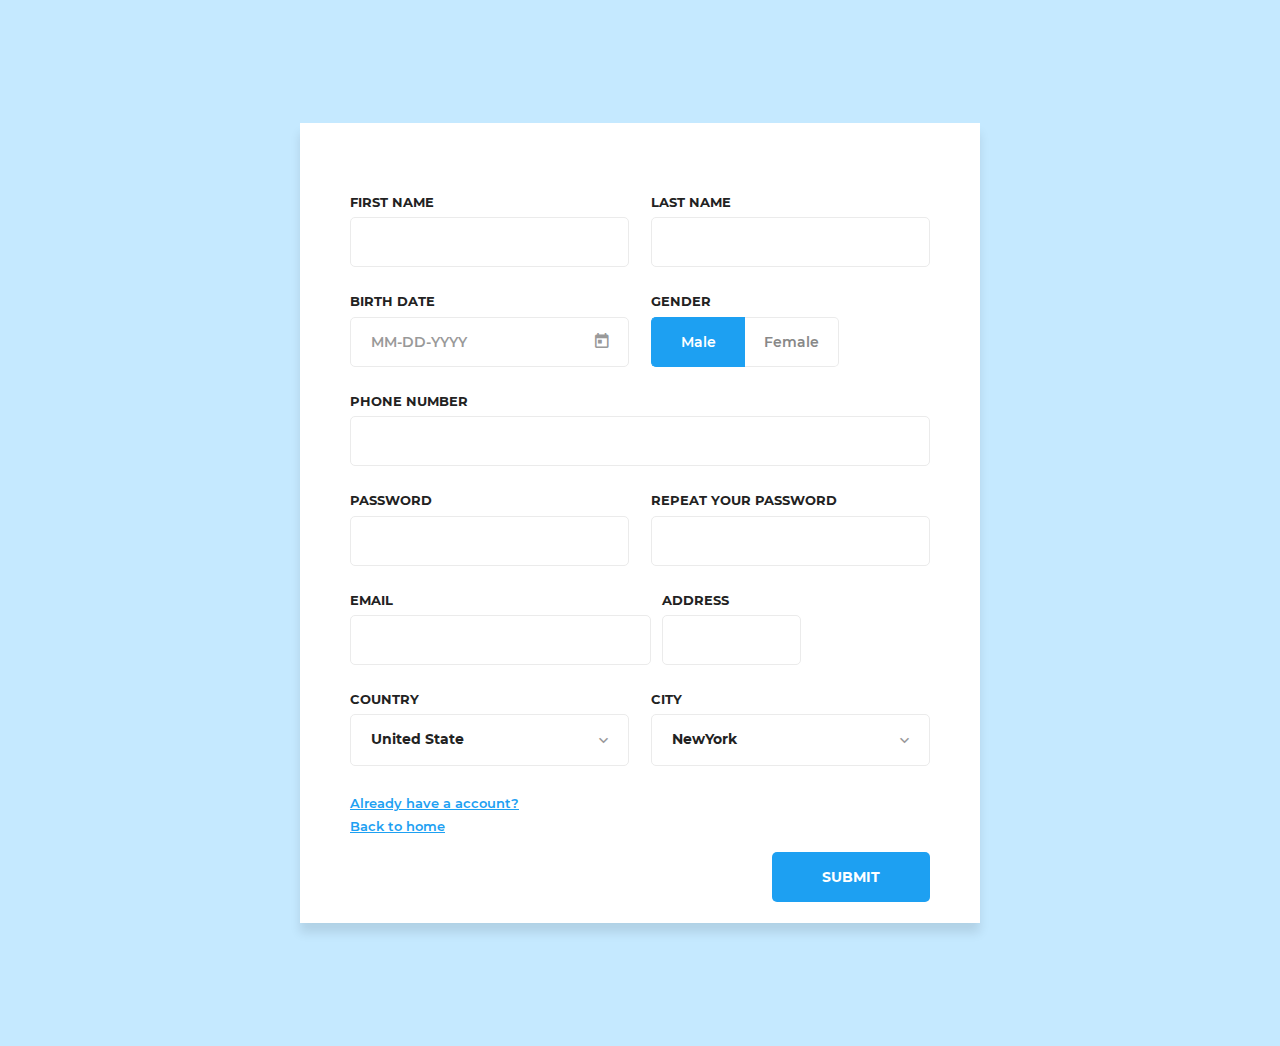
<file: register/index.html>
<!DOCTYPE html>
<html lang="en">
<head>
    <meta charset="UTF-8">
    <meta name="viewport" content="width=device-width, initial-scale=1.0">
    <meta http-equiv="X-UA-Compatible" content="ie=edge">
    <title>Sign Up Form by Colorlib</title>

    <!-- Font Icon -->
    <link rel="stylesheet" href="fonts/material-icon/css/material-design-iconic-font.min.css">
    <link rel="stylesheet" href="vendor/jquery-ui/jquery-ui.min.css">

    <!-- Main css -->
    <link rel="stylesheet" href="css/style.css">
</head>
<body>

    <div class="main">

        <section class="signup">
            <!-- <img src="images/signup-bg.jpg" alt=""> -->
            <div class="container">
                <div class="signup-content">
                    <form method="POST" id="signup-form" class="signup-form">
                        <div class="form-row">
                            <div class="form-group">
                                <label for="first_name">First name</label>
                                <input type="text" class="form-input" name="first_name" id="first_name" />
                            </div>
                            <div class="form-group">
                                <label for="last_name">Last name</label>
                                <input type="text" class="form-input" name="last_name" id="last_name" />
                            </div>
                        </div>
                        <div class="form-row">
                            <div class="form-group form-icon">
                                <label for="birth_date">Birth date</label>
                                <input type="text" class="form-input" name="birth_date" id="birth_date" placeholder="MM-DD-YYYY" />
                            </div>
                            <div class="form-radio">
                                <label for="gender">Gender</label>
                                <div class="form-flex">
                                    <input type="radio" name="gender" value="male" id="male" checked="checked" />
                                    <label for="male">Male</label>
    
                                    <input type="radio" name="gender" value="female" id="female" />
                                    <label for="female">Female</label>
                                </div>
                            </div>
                        </div>
                        <div class="form-group">
                            <label for="phone_number">Phone number</label>
                            <input type="number" class="form-input" name="phone_number" id="phone_number" />
                        </div>
                        <div class="form-row">
                            <div class="form-group">
                                <label for="password">Password</label>
                                <input type="password" class="form-input" name="password" id="password"/>
                            </div>
                            <div class="form-group">
                                <label for="re_password">Repeat your password</label>
                                <input type="password" class="form-input" name="re_password" id="re_password"/>
                            </div>
                        </div>
                        <div class="form-text">
                            
                            <div class="form-row">
                                <div class="form-group">
                                    <label for="email">Email</label>
                                    <input type="email" class="form-input" name="email" id="email"/>
                                </div>

                                <div class="form-row">
                                    <div class="form-group">
                                        <label for="address">Address</label>
                                        <input type="address" class="form-input" name="address" id="address"/>
                                    </div>
                                </div>
                                </div>
                        
                            <div class="form-row">
                                <div class="form-group">
                                    <label for="country">Country</label>
                                    <div class="select-list">
                                        <select name="country" id="country" required>
                                            <option value="US">United State</option>
                                            <option value="UK">English</option>
                                            <option value="BH">Bosnia and Herzegovina</option>
                                        </select>
                                    </div>
                                </div>
                                <div class="form-group">
                                    <label for="city">City</label>
                                    <div class="select-list">
                                        <select name="city" id="city" required>
                                            <option value="NY">NewYork</option>
                                            <option value="IC">IceLand</option>
                                            <option value="canada">Sarajevo</option>
                                        </select>
                                    </div>
                                </div>
                            </div>
                        </div>
                        <div class="form-group">
                            <a href="C:\xampp\htdocs\WebProjectCoffee\login\Login_v2\index.html">Already have a account?</a>
                            <br>
                            <a href="C:\xampp\htdocs\WebProjectCoffee\index.html">Back to home</a>
                            <input type="submit" name="submit" id="submit" class="form-submit" value="Submit"/>
                        </div>
                    </form>
                </div>
            </div>
        </section>

    </div>

    <!-- JS -->
    <script src="vendor/jquery/jquery.min.js"></script>
    <script src="vendor/jquery-ui/jquery-ui.min.js"></script>
    <script src="vendor/jquery-validation/dist/jquery.validate.min.js"></script>
    <script src="vendor/jquery-validation/dist/additional-methods.min.js"></script>
    <script src="js/main.js"></script>
</body><!-- This templates was made by Colorlib (https://colorlib.com) -->
</html>
</file>
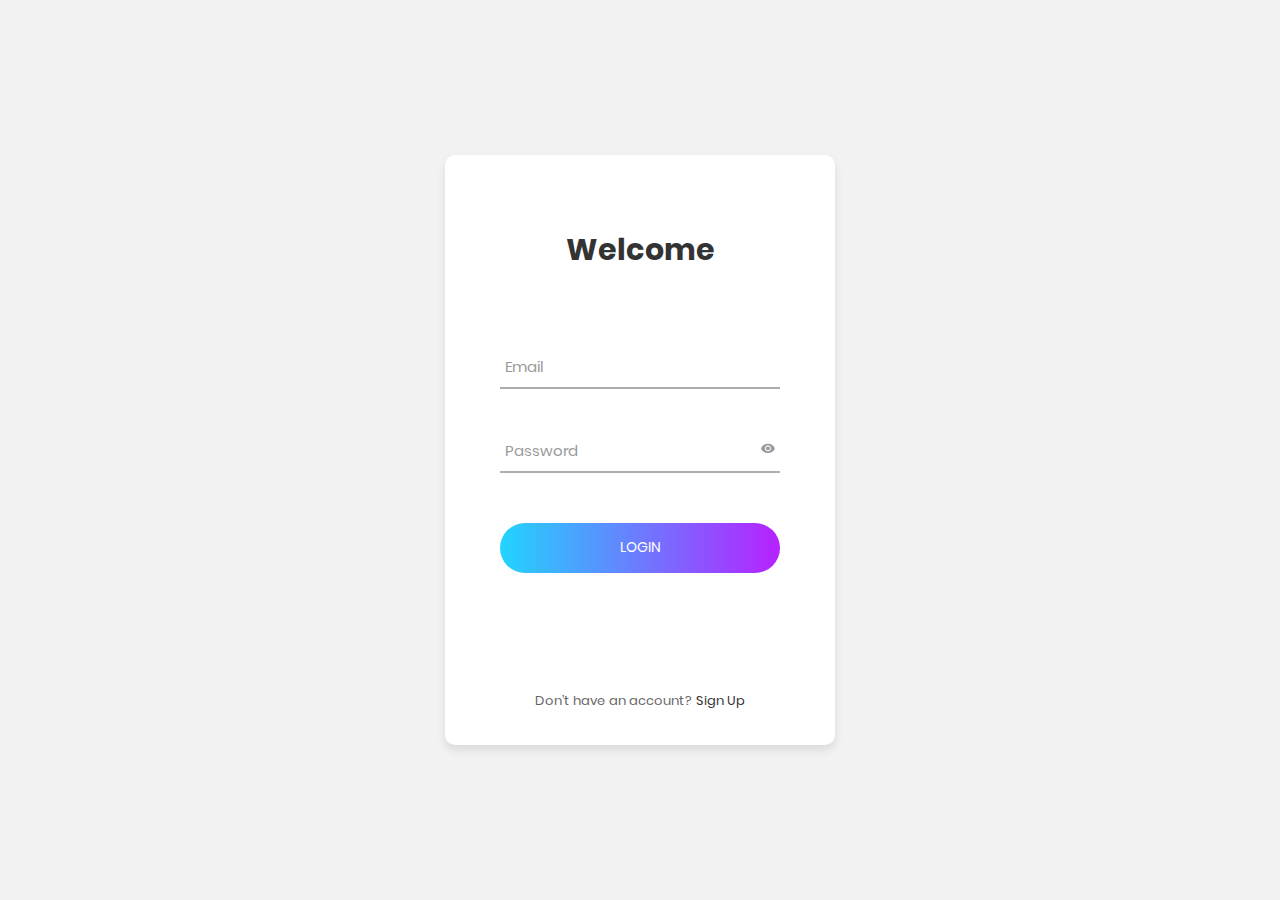
<file: login/Login_v2/index.html>
<!DOCTYPE html>
<html lang="en">
<head>
	<title>Login V2</title>
	<meta charset="UTF-8">
	<meta name="viewport" content="width=device-width, initial-scale=1">
<!--===============================================================================================-->	
	<link rel="icon" type="image/png" href="images/icons/favicon.ico"/>
<!--===============================================================================================-->
	<link rel="stylesheet" type="text/css" href="vendor/bootstrap/css/bootstrap.min.css">
<!--===============================================================================================-->
	<link rel="stylesheet" type="text/css" href="fonts/font-awesome-4.7.0/css/font-awesome.min.css">
<!--===============================================================================================-->
	<link rel="stylesheet" type="text/css" href="fonts/iconic/css/material-design-iconic-font.min.css">
<!--===============================================================================================-->
	<link rel="stylesheet" type="text/css" href="vendor/animate/animate.css">
<!--===============================================================================================-->	
	<link rel="stylesheet" type="text/css" href="vendor/css-hamburgers/hamburgers.min.css">
<!--===============================================================================================-->
	<link rel="stylesheet" type="text/css" href="vendor/animsition/css/animsition.min.css">
<!--===============================================================================================-->
	<link rel="stylesheet" type="text/css" href="vendor/select2/select2.min.css">
<!--===============================================================================================-->	
	<link rel="stylesheet" type="text/css" href="vendor/daterangepicker/daterangepicker.css">
<!--===============================================================================================-->
	<link rel="stylesheet" type="text/css" href="css/util.css">
	<link rel="stylesheet" type="text/css" href="css/main.css">
<!--===============================================================================================-->
</head>
<body>
	
	<div class="limiter">
		<div class="container-login100">
			<div class="wrap-login100">
				<form class="login100-form validate-form">
					<span class="login100-form-title p-b-26">
						Welcome
					</span>
					<span class="login100-form-title p-b-48">
				
					</span>

					<div class="wrap-input100 validate-input" data-validate = "Valid email is: a@b.c">
						<input class="input100" type="text" name="email">
						<span class="focus-input100" data-placeholder="Email"></span>
					</div>

					<div class="wrap-input100 validate-input" data-validate="Enter password">
						<span class="btn-show-pass">
							<i class="zmdi zmdi-eye"></i>
						</span>
						<input class="input100" type="password" name="pass">
						<span class="focus-input100" data-placeholder="Password"></span>
					</div>

					<div class="container-login100-form-btn">
						<div class="wrap-login100-form-btn">
							<div class="login100-form-bgbtn"></div>
							<button class="login100-form-btn">
								<a style="color: white;" href="#">Login</a>
							</button>
						</div>
					</div>

					<div class="text-center p-t-115">
						<span class="txt1">
							Don’t have an account?
						</span>

						<a class="txt2" href="C:\xampp\htdocs\WebProjectCoffee\register\index.html">
							Sign Up
						</a>
					</div>
				</form>
			</div>
		</div>
	</div>
	

	<div id="dropDownSelect1"></div>
	
<!--===============================================================================================-->
	<script src="vendor/jquery/jquery-3.2.1.min.js"></script>
<!--===============================================================================================-->
	<script src="vendor/animsition/js/animsition.min.js"></script>
<!--===============================================================================================-->
	<script src="vendor/bootstrap/js/popper.js"></script>
	<script src="vendor/bootstrap/js/bootstrap.min.js"></script>
<!--===============================================================================================-->
	<script src="vendor/select2/select2.min.js"></script>
<!--===============================================================================================-->
	<script src="vendor/daterangepicker/moment.min.js"></script>
	<script src="vendor/daterangepicker/daterangepicker.js"></script>
<!--===============================================================================================-->
	<script src="vendor/countdowntime/countdowntime.js"></script>
<!--===============================================================================================-->
	<script src="js/main.js"></script>

</body>
</html>
</file>
<file: register/css/style.css>
/* @extend display-flex; */
display-flex, .form-flex, .form-row, .add-info-link {
  display: flex;
  display: -webkit-flex; }

/* @extend list-type-ulli; */
list-type-ulli, ul {
  list-style-type: none;
  margin: 0;
  padding: 0; }

/* Montserrat-300 - latin */
@font-face {
  font-family: 'Montserrat';
  font-style: normal;
  font-weight: 300;
  src: url("../fonts/montserrat/Montserrat-Light.ttf");
  /* IE9 Compat Modes */ }
@font-face {
  font-family: 'Montserrat';
  font-style: normal;
  font-weight: 400;
  src: url("../fonts/montserrat/Montserrat-Regular.ttf");
  /* IE9 Compat Modes */ }
@font-face {
  font-family: 'Montserrat';
  font-style: italic;
  font-weight: 400;
  src: url("../fonts/montserrat/Montserrat-Italic.ttf");
  /* IE9 Compat Modes */ }
@font-face {
  font-family: 'Montserrat';
  font-style: normal;
  font-weight: 500;
  src: url("../fonts/montserrat/Montserrat-Medium.ttf");
  /* IE9 Compat Modes */ }
@font-face {
  font-family: 'Montserrat';
  font-style: normal;
  font-weight: 600;
  src: url("../fonts/montserrat/Montserrat-SemiBold.ttf");
  /* IE9 Compat Modes */ }
@font-face {
  font-family: 'Montserrat';
  font-style: normal;
  font-weight: 700;
  src: url("../fonts/montserrat/Montserrat-Bold.ttf");
  /* IE9 Compat Modes */ }
@font-face {
  font-family: 'Montserrat';
  font-style: italic;
  font-weight: 700;
  src: url("../fonts/montserrat/Montserrat-BoldItalic.ttf");
  /* IE9 Compat Modes */ }
@font-face {
  font-family: 'Montserrat';
  font-style: italic;
  font-weight: 900;
  src: url("../fonts/montserrat/montserrat-v12-latin-900.ttf"), url("../fonts/montserrat/montserrat-v12-latin-900.eot") format("embedded-opentype"), url("../fonts/montserrat/montserrat-v12-latin-900.svg") format("woff2"), url("../fonts/montserrat/montserrat-v12-latin-900.woff") format("woff"), url("../fonts/montserrat/montserrat-v12-latin-900.woff2") format("truetype"); }
a:focus, a:active {
  text-decoration: none;
  outline: none;
  transition: all 300ms ease 0s;
  -moz-transition: all 300ms ease 0s;
  -webkit-transition: all 300ms ease 0s;
  -o-transition: all 300ms ease 0s;
  -ms-transition: all 300ms ease 0s; }

input, select, textarea {
  outline: none;
  appearance: unset !important;
  -moz-appearance: unset !important;
  -webkit-appearance: unset !important;
  -o-appearance: unset !important;
  -ms-appearance: unset !important; }

input::-webkit-outer-spin-button, input::-webkit-inner-spin-button {
  appearance: none !important;
  -moz-appearance: none !important;
  -webkit-appearance: none !important;
  -o-appearance: none !important;
  -ms-appearance: none !important;
  margin: 0; }

input:focus, select:focus, textarea:focus {
  outline: none;
  box-shadow: none !important;
  -moz-box-shadow: none !important;
  -webkit-box-shadow: none !important;
  -o-box-shadow: none !important;
  -ms-box-shadow: none !important; }

input[type=checkbox] {
  appearance: checkbox !important;
  -moz-appearance: checkbox !important;
  -webkit-appearance: checkbox !important;
  -o-appearance: checkbox !important;
  -ms-appearance: checkbox !important; }

input[type=radio] {
  appearance: radio !important;
  -moz-appearance: radio !important;
  -webkit-appearance: radio !important;
  -o-appearance: radio !important;
  -ms-appearance: radio !important; }

input[type=number] {
  -moz-appearance: textfield !important;
  appearance: none !important;
  -webkit-appearance: none !important; }

input:-webkit-autofill {
  box-shadow: 0 0 0 30px transparent inset;
  -moz-box-shadow: 0 0 0 30px transparent inset;
  -webkit-box-shadow: 0 0 0 30px transparent inset;
  -o-box-shadow: 0 0 0 30px transparent inset;
  -ms-box-shadow: 0 0 0 30px transparent inset; }

img {
  max-width: 100%;
  height: auto; }

figure {
  margin: 0; }

p {
  margin-bottom: 0px;
  font-size: 15px;
  color: #777; }

h2 {
  line-height: 1.66;
  margin: 0;
  padding: 0;
  font-weight: 900;
  color: #222;
  font-family: 'Montserrat';
  font-size: 24px;
  text-transform: uppercase;
  text-align: center;
  margin-bottom: 40px; }

.clear {
  clear: both; }

body {
  font-size: 13px;
  line-height: 1.8;
  color: #222;
  font-weight: 600;
  font-family: 'Montserrat';
  background: #c5e9ff;
  padding: 115px 0; }

a {
  color: #1da0f2; }

.container {
  width: 680px;
  position: relative;
  margin: 0 auto;
  box-shadow: 0px 10px 9.9px 0.1px rgba(0, 0, 0, 0.1);
  -moz-box-shadow: 0px 10px 9.9px 0.1px rgba(0, 0, 0, 0.1);
  -webkit-box-shadow: 0px 10px 9.9px 0.1px rgba(0, 0, 0, 0.1);
  -o-box-shadow: 0px 10px 9.9px 0.1px rgba(0, 0, 0, 0.1);
  -ms-box-shadow: 0px 10px 9.9px 0.1px rgba(0, 0, 0, 0.1);
  background: #fff; }

.signup-content {
  padding: 10px 0; }

.signup-form {
  padding: 58px 50px 0px 50px;
  height: 722px;
  overflow-y: auto; }

.signup-form::-webkit-scrollbar-track {
  border-radius: 5px;
  -moz-border-radius: 5px;
  -webkit-border-radius: 5px;
  -o-border-radius: 5px;
  -ms-border-radius: 5px;
  background-color: #f8f8f8;
  width: 10px; }

.signup-form::-webkit-scrollbar {
  border-radius: 5px;
  -moz-border-radius: 5px;
  -webkit-border-radius: 5px;
  -o-border-radius: 5px;
  -ms-border-radius: 5px;
  width: 10px;
  background-color: #fff; }

.signup-form::-webkit-scrollbar-thumb {
  border-radius: 5px;
  -moz-border-radius: 5px;
  -webkit-border-radius: 5px;
  -o-border-radius: 5px;
  -ms-border-radius: 5px;
  background-color: #ebebeb; }

label, input {
  display: block;
  width: 100%; }

label {
  text-transform: uppercase;
  font-weight: 800;
  margin-bottom: 3px; }

input {
  border: 1px solid #ebebeb;
  border-radius: 5px;
  -moz-border-radius: 5px;
  -webkit-border-radius: 5px;
  -o-border-radius: 5px;
  -ms-border-radius: 5px;
  box-sizing: border-box;
  padding: 15px 20px;
  font-size: 14px;
  font-weight: bold;
  font-family: 'Montserrat'; }
  input:focus {
    border: 1px solid #1da0f2; }
  input::-webkit-input-placeholder {
    color: #999;
    text-transform: uppercase;
    font-weight: 600; }
  input::-moz-placeholder {
    color: #999;
    text-transform: uppercase;
    font-weight: 600; }
  input:-ms-input-placeholder {
    color: #999;
    text-transform: uppercase;
    font-weight: 600; }
  input:-moz-placeholder {
    color: #999;
    text-transform: uppercase;
    font-weight: 600; }

.form-radio {
  margin-bottom: 40px; }
  .form-radio input {
    width: 0;
    height: 0;
    position: absolute;
    left: -9999px; }
  .form-radio input + label {
    margin: 0px;
    padding: 12px 10px;
    width: 94px;
    height: 50px;
    box-sizing: border-box;
    position: relative;
    display: inline-block;
    text-align: center;
    border: 1px solid #ebebeb;
    background-color: #FFF;
    font-size: 14px;
    font-weight: 600;
    color: #888;
    text-align: center;
    text-transform: none;
    transition: border-color .15s ease-out,  color .25s ease-out,  background-color .15s ease-out, box-shadow .15s ease-out;
    border-radius: 5px;
    -moz-border-radius: 5px;
    -webkit-border-radius: 5px;
    -o-border-radius: 5px;
    -ms-border-radius: 5px; }
  .form-radio input:checked + label {
    background-color: #1da0f2;
    color: #FFF;
    border-color: #1da0f2;
    z-index: 1; }
  .form-radio input:focus + label {
    outline: none; }
  .form-radio input:hover {
    background-color: #1da0f2;
    color: #FFF;
    border-color: #1da0f2; }

.form-flex input + label:first-of-type {
  border-radius: 5px 0 0 5px;
  -moz-border-radius: 5px 0 0 5px;
  -webkit-border-radius: 5px 0 0 5px;
  -o-border-radius: 5px 0 0 5px;
  -ms-border-radius: 5px 0 0 5px;
  border-right: none; }
.form-flex input + label:last-of-type {
  border-radius: 0 5px 5px 0;
  -moz-border-radius: 0 5px 5px 0;
  -webkit-border-radius: 0 5px 5px 0;
  -o-border-radius: 0 5px 5px 0;
  -ms-border-radius: 0 5px 5px 0;
  border-left: none; }

.form-row {
  margin: 0 -11px; }
  .form-row .form-group, .form-row .form-radio {
    width: 50%;
    padding: 0 11px; }

.form-group, .form-radio {
  margin-bottom: 23px;
  position: relative; }

.form-icon {
  position: relative; }

.ui-datepicker-trigger {
  position: absolute;
  right: 25px;
  top: 41px;
  color: #999;
  font-size: 18px;
  background: transparent;
  border: none;
  outline: none;
  cursor: pointer; }

.add-info-link {
  text-decoration: none;
  text-transform: uppercase;
  font-weight: 900;
  margin-bottom: 16px;
  align-items: center;
  -moz-align-items: center;
  -webkit-align-items: center;
  -o-align-items: center;
  -ms-align-items: center; }
  .add-info-link .zmdi {
    font-size: 18px;
    padding-right: 14px; }

.add_info {
  display: none; }

ul {
  background: 0 0;
  position: relative;
  z-index: 9; }

ul li {
  padding: 5px 0px;
  z-index: 2;
  color: #222;
  font-size: 14px;
  font-weight: 900; }

ul li:not(.init) {
  display: none;
  background: #fff;
  color: #222;
  padding: 5px 10px; }

ul li:not(.init):hover, ul li.selected:not(.init) {
  background: #1da0f2;
  color: #fff; }

li.init {
  cursor: pointer;
  position: relative;
  border: 1px solid #ebebeb;
  padding: 12px 20px;
  border-radius: 5px;
  -moz-border-radius: 5px;
  -webkit-border-radius: 5px;
  -o-border-radius: 5px;
  -ms-border-radius: 5px; }
  li.init:after {
    position: absolute;
    right: 20px;
    top: 50%;
    transform: translateY(-50%);
    -moz-transform: translateY(-50%);
    -webkit-transform: translateY(-50%);
    -o-transform: translateY(-50%);
    -ms-transform: translateY(-50%);
    font-size: 18px;
    color: #999;
    font-family: 'Material-Design-Iconic-Font';
    content: '\f2f9';
    font-weight: 400; }

.form-submit {
  width: auto;
  background: #1da0f2;
  color: #fff;
  text-transform: uppercase;
  font-weight: 900;
  padding: 16px 50px;
  float: right;
  border: none;
  margin-top: 37px;
  cursor: pointer; }
  .form-submit:hover {
    background: #0c85d0; }

label.error {
  display: block;
  position: absolute;
  top: 0px;
  right: 0; }
  label.error:after {
    font-family: 'Material-Design-Iconic-Font';
    position: absolute;
    content: '\f135';
    right: 31px;
    top: 40px;
    font-size: 13px;
    color: #c70000; }

input.error {
  border: 1px solid #c70000; }

.select-list {
  position: relative;
  display: inline-block;
  width: 100%;
  margin-bottom: 47px; }

.list-item {
  position: absolute;
  width: 100%; }

#country {
  z-index: 99; }

#city {
  z-index: 9; }

@media screen and (max-width: 768px) {
  .container {
    width: calc( 100% - 30px);
    max-width: 100%; } }

/*# sourceMappingURL=style.css.map */
</file>
<file: login/Login_v2/vendor/daterangepicker/daterangepicker.css>
.daterangepicker {
  position: absolute;
  color: inherit;
  background-color: #fff;
  border-radius: 4px;
  width: 278px;
  padding: 4px;
  margin-top: 1px;
  top: 100px;
  left: 20px;
  /* Calendars */ }
  .daterangepicker:before, .daterangepicker:after {
    position: absolute;
    display: inline-block;
    border-bottom-color: rgba(0, 0, 0, 0.2);
    content: ''; }
  .daterangepicker:before {
    top: -7px;
    border-right: 7px solid transparent;
    border-left: 7px solid transparent;
    border-bottom: 7px solid #ccc; }
  .daterangepicker:after {
    top: -6px;
    border-right: 6px solid transparent;
    border-bottom: 6px solid #fff;
    border-left: 6px solid transparent; }
  .daterangepicker.opensleft:before {
    right: 9px; }
  .daterangepicker.opensleft:after {
    right: 10px; }
  .daterangepicker.openscenter:before {
    left: 0;
    right: 0;
    width: 0;
    margin-left: auto;
    margin-right: auto; }
  .daterangepicker.openscenter:after {
    left: 0;
    right: 0;
    width: 0;
    margin-left: auto;
    margin-right: auto; }
  .daterangepicker.opensright:before {
    left: 9px; }
  .daterangepicker.opensright:after {
    left: 10px; }
  .daterangepicker.dropup {
    margin-top: -5px; }
    .daterangepicker.dropup:before {
      top: initial;
      bottom: -7px;
      border-bottom: initial;
      border-top: 7px solid #ccc; }
    .daterangepicker.dropup:after {
      top: initial;
      bottom: -6px;
      border-bottom: initial;
      border-top: 6px solid #fff; }
  .daterangepicker.dropdown-menu {
    max-width: none;
    z-index: 3001; }
  .daterangepicker.single .ranges, .daterangepicker.single .calendar {
    float: none; }
  .daterangepicker.show-calendar .calendar {
    display: block; }
  .daterangepicker .calendar {
    display: none;
    max-width: 270px;
    margin: 4px; }
    .daterangepicker .calendar.single .calendar-table {
      border: none; }
    .daterangepicker .calendar th, .daterangepicker .calendar td {
      white-space: nowrap;
      text-align: center;
      min-width: 32px; }
  .daterangepicker .calendar-table {
    border: 1px solid #fff;
    padding: 4px;
    border-radius: 4px;
    background-color: #fff; }
  .daterangepicker table {
    width: 100%;
    margin: 0; }
  .daterangepicker td, .daterangepicker th {
    text-align: center;
    width: 20px;
    height: 20px;
    border-radius: 4px;
    border: 1px solid transparent;
    white-space: nowrap;
    cursor: pointer; }
    .daterangepicker td.available:hover, .daterangepicker th.available:hover {
      background-color: #eee;
      border-color: transparent;
      color: inherit; }
    .daterangepicker td.week, .daterangepicker th.week {
      font-size: 80%;
      color: #ccc; }
  .daterangepicker td.off, .daterangepicker td.off.in-range, .daterangepicker td.off.start-date, .daterangepicker td.off.end-date {
    background-color: #fff;
    border-color: transparent;
    color: #999; }
  .daterangepicker td.in-range {
    background-color: #ebf4f8;
    border-color: transparent;
    color: #000;
    border-radius: 0; }
  .daterangepicker td.start-date {
    border-radius: 4px 0 0 4px; }
  .daterangepicker td.end-date {
    border-radius: 0 4px 4px 0; }
  .daterangepicker td.start-date.end-date {
    border-radius: 4px; }
  .daterangepicker td.active, .daterangepicker td.active:hover {
    background-color: #357ebd;
    border-color: transparent;
    color: #fff; }
  .daterangepicker th.month {
    width: auto; }
  .daterangepicker td.disabled, .daterangepicker option.disabled {
    color: #999;
    cursor: not-allowed;
    text-decoration: line-through; }
  .daterangepicker select.monthselect, .daterangepicker select.yearselect {
    font-size: 12px;
    padding: 1px;
    height: auto;
    margin: 0;
    cursor: default; }
  .daterangepicker select.monthselect {
    margin-right: 2%;
    width: 56%; }
  .daterangepicker select.yearselect {
    width: 40%; }
  .daterangepicker select.hourselect, .daterangepicker select.minuteselect, .daterangepicker select.secondselect, .daterangepicker select.ampmselect {
    width: 50px;
    margin-bottom: 0; }
  .daterangepicker .input-mini {
    border: 1px solid #ccc;
    border-radius: 4px;
    color: #555;
    height: 30px;
    line-height: 30px;
    display: block;
    vertical-align: middle;
    margin: 0 0 5px 0;
    padding: 0 6px 0 28px;
    width: 100%; }
    .daterangepicker .input-mini.active {
      border: 1px solid #08c;
      border-radius: 4px; }
  .daterangepicker .daterangepicker_input {
    position: relative; }
    .daterangepicker .daterangepicker_input i {
      position: absolute;
      left: 8px;
      top: 8px; }
  .daterangepicker.rtl .input-mini {
    padding-right: 28px;
    padding-left: 6px; }
  .daterangepicker.rtl .daterangepicker_input i {
    left: auto;
    right: 8px; }
  .daterangepicker .calendar-time {
    text-align: center;
    margin: 5px auto;
    line-height: 30px;
    position: relative;
    padding-left: 28px; }
    .daterangepicker .calendar-time select.disabled {
      color: #ccc;
      cursor: not-allowed; }

.ranges {
  font-size: 11px;
  float: none;
  margin: 4px;
  text-align: left; }
  .ranges ul {
    list-style: none;
    margin: 0 auto;
    padding: 0;
    width: 100%; }
  .ranges li {
    font-size: 13px;
    background-color: #f5f5f5;
    border: 1px solid #f5f5f5;
    border-radius: 4px;
    color: #08c;
    padding: 3px 12px;
    margin-bottom: 8px;
    cursor: pointer; }
    .ranges li:hover {
      background-color: #08c;
      border: 1px solid #08c;
      color: #fff; }
    .ranges li.active {
      background-color: #08c;
      border: 1px solid #08c;
      color: #fff; }

/*  Larger Screen Styling */
@media (min-width: 564px) {
  .daterangepicker {
    width: auto; }
    .daterangepicker .ranges ul {
      width: 160px; }
    .daterangepicker.single .ranges ul {
      width: 100%; }
    .daterangepicker.single .calendar.left {
      clear: none; }
    .daterangepicker.single.ltr .ranges, .daterangepicker.single.ltr .calendar {
      float: left; }
    .daterangepicker.single.rtl .ranges, .daterangepicker.single.rtl .calendar {
      float: right; }
    .daterangepicker.ltr {
      direction: ltr;
      text-align: left; }
      .daterangepicker.ltr .calendar.left {
        clear: left;
        margin-right: 0; }
        .daterangepicker.ltr .calendar.left .calendar-table {
          border-right: none;
          border-top-right-radius: 0;
          border-bottom-right-radius: 0; }
      .daterangepicker.ltr .calendar.right {
        margin-left: 0; }
        .daterangepicker.ltr .calendar.right .calendar-table {
          border-left: none;
          border-top-left-radius: 0;
          border-bottom-left-radius: 0; }
      .daterangepicker.ltr .left .daterangepicker_input {
        padding-right: 12px; }
      .daterangepicker.ltr .calendar.left .calendar-table {
        padding-right: 12px; }
      .daterangepicker.ltr .ranges, .daterangepicker.ltr .calendar {
        float: left; }
    .daterangepicker.rtl {
      direction: rtl;
      text-align: right; }
      .daterangepicker.rtl .calendar.left {
        clear: right;
        margin-left: 0; }
        .daterangepicker.rtl .calendar.left .calendar-table {
          border-left: none;
          border-top-left-radius: 0;
          border-bottom-left-radius: 0; }
      .daterangepicker.rtl .calendar.right {
        margin-right: 0; }
        .daterangepicker.rtl .calendar.right .calendar-table {
          border-right: none;
          border-top-right-radius: 0;
          border-bottom-right-radius: 0; }
      .daterangepicker.rtl .left .daterangepicker_input {
        padding-left: 12px; }
      .daterangepicker.rtl .calendar.left .calendar-table {
        padding-left: 12px; }
      .daterangepicker.rtl .ranges, .daterangepicker.rtl .calendar {
        text-align: right;
        float: right; } }
@media (min-width: 730px) {
  .daterangepicker .ranges {
    width: auto; }
  .daterangepicker.ltr .ranges {
    float: left; }
  .daterangepicker.rtl .ranges {
    float: right; }
  .daterangepicker .calendar.left {
    clear: none !important; } }
</file>
<file: login/Login_v2/css/util.css>
/*[ FONT SIZE ]
///////////////////////////////////////////////////////////
*/
.fs-1 {font-size: 1px;}
.fs-2 {font-size: 2px;}
.fs-3 {font-size: 3px;}
.fs-4 {font-size: 4px;}
.fs-5 {font-size: 5px;}
.fs-6 {font-size: 6px;}
.fs-7 {font-size: 7px;}
.fs-8 {font-size: 8px;}
.fs-9 {font-size: 9px;}
.fs-10 {font-size: 10px;}
.fs-11 {font-size: 11px;}
.fs-12 {font-size: 12px;}
.fs-13 {font-size: 13px;}
.fs-14 {font-size: 14px;}
.fs-15 {font-size: 15px;}
.fs-16 {font-size: 16px;}
.fs-17 {font-size: 17px;}
.fs-18 {font-size: 18px;}
.fs-19 {font-size: 19px;}
.fs-20 {font-size: 20px;}
.fs-21 {font-size: 21px;}
.fs-22 {font-size: 22px;}
.fs-23 {font-size: 23px;}
.fs-24 {font-size: 24px;}
.fs-25 {font-size: 25px;}
.fs-26 {font-size: 26px;}
.fs-27 {font-size: 27px;}
.fs-28 {font-size: 28px;}
.fs-29 {font-size: 29px;}
.fs-30 {font-size: 30px;}
.fs-31 {font-size: 31px;}
.fs-32 {font-size: 32px;}
.fs-33 {font-size: 33px;}
.fs-34 {font-size: 34px;}
.fs-35 {font-size: 35px;}
.fs-36 {font-size: 36px;}
.fs-37 {font-size: 37px;}
.fs-38 {font-size: 38px;}
.fs-39 {font-size: 39px;}
.fs-40 {font-size: 40px;}
.fs-41 {font-size: 41px;}
.fs-42 {font-size: 42px;}
.fs-43 {font-size: 43px;}
.fs-44 {font-size: 44px;}
.fs-45 {font-size: 45px;}
.fs-46 {font-size: 46px;}
.fs-47 {font-size: 47px;}
.fs-48 {font-size: 48px;}
.fs-49 {font-size: 49px;}
.fs-50 {font-size: 50px;}
.fs-51 {font-size: 51px;}
.fs-52 {font-size: 52px;}
.fs-53 {font-size: 53px;}
.fs-54 {font-size: 54px;}
.fs-55 {font-size: 55px;}
.fs-56 {font-size: 56px;}
.fs-57 {font-size: 57px;}
.fs-58 {font-size: 58px;}
.fs-59 {font-size: 59px;}
.fs-60 {font-size: 60px;}
.fs-61 {font-size: 61px;}
.fs-62 {font-size: 62px;}
.fs-63 {font-size: 63px;}
.fs-64 {font-size: 64px;}
.fs-65 {font-size: 65px;}
.fs-66 {font-size: 66px;}
.fs-67 {font-size: 67px;}
.fs-68 {font-size: 68px;}
.fs-69 {font-size: 69px;}
.fs-70 {font-size: 70px;}
.fs-71 {font-size: 71px;}
.fs-72 {font-size: 72px;}
.fs-73 {font-size: 73px;}
.fs-74 {font-size: 74px;}
.fs-75 {font-size: 75px;}
.fs-76 {font-size: 76px;}
.fs-77 {font-size: 77px;}
.fs-78 {font-size: 78px;}
.fs-79 {font-size: 79px;}
.fs-80 {font-size: 80px;}
.fs-81 {font-size: 81px;}
.fs-82 {font-size: 82px;}
.fs-83 {font-size: 83px;}
.fs-84 {font-size: 84px;}
.fs-85 {font-size: 85px;}
.fs-86 {font-size: 86px;}
.fs-87 {font-size: 87px;}
.fs-88 {font-size: 88px;}
.fs-89 {font-size: 89px;}
.fs-90 {font-size: 90px;}
.fs-91 {font-size: 91px;}
.fs-92 {font-size: 92px;}
.fs-93 {font-size: 93px;}
.fs-94 {font-size: 94px;}
.fs-95 {font-size: 95px;}
.fs-96 {font-size: 96px;}
.fs-97 {font-size: 97px;}
.fs-98 {font-size: 98px;}
.fs-99 {font-size: 99px;}
.fs-100 {font-size: 100px;}
.fs-101 {font-size: 101px;}
.fs-102 {font-size: 102px;}
.fs-103 {font-size: 103px;}
.fs-104 {font-size: 104px;}
.fs-105 {font-size: 105px;}
.fs-106 {font-size: 106px;}
.fs-107 {font-size: 107px;}
.fs-108 {font-size: 108px;}
.fs-109 {font-size: 109px;}
.fs-110 {font-size: 110px;}
.fs-111 {font-size: 111px;}
.fs-112 {font-size: 112px;}
.fs-113 {font-size: 113px;}
.fs-114 {font-size: 114px;}
.fs-115 {font-size: 115px;}
.fs-116 {font-size: 116px;}
.fs-117 {font-size: 117px;}
.fs-118 {font-size: 118px;}
.fs-119 {font-size: 119px;}
.fs-120 {font-size: 120px;}
.fs-121 {font-size: 121px;}
.fs-122 {font-size: 122px;}
.fs-123 {font-size: 123px;}
.fs-124 {font-size: 124px;}
.fs-125 {font-size: 125px;}
.fs-126 {font-size: 126px;}
.fs-127 {font-size: 127px;}
.fs-128 {font-size: 128px;}
.fs-129 {font-size: 129px;}
.fs-130 {font-size: 130px;}
.fs-131 {font-size: 131px;}
.fs-132 {font-size: 132px;}
.fs-133 {font-size: 133px;}
.fs-134 {font-size: 134px;}
.fs-135 {font-size: 135px;}
.fs-136 {font-size: 136px;}
.fs-137 {font-size: 137px;}
.fs-138 {font-size: 138px;}
.fs-139 {font-size: 139px;}
.fs-140 {font-size: 140px;}
.fs-141 {font-size: 141px;}
.fs-142 {font-size: 142px;}
.fs-143 {font-size: 143px;}
.fs-144 {font-size: 144px;}
.fs-145 {font-size: 145px;}
.fs-146 {font-size: 146px;}
.fs-147 {font-size: 147px;}
.fs-148 {font-size: 148px;}
.fs-149 {font-size: 149px;}
.fs-150 {font-size: 150px;}
.fs-151 {font-size: 151px;}
.fs-152 {font-size: 152px;}
.fs-153 {font-size: 153px;}
.fs-154 {font-size: 154px;}
.fs-155 {font-size: 155px;}
.fs-156 {font-size: 156px;}
.fs-157 {font-size: 157px;}
.fs-158 {font-size: 158px;}
.fs-159 {font-size: 159px;}
.fs-160 {font-size: 160px;}
.fs-161 {font-size: 161px;}
.fs-162 {font-size: 162px;}
.fs-163 {font-size: 163px;}
.fs-164 {font-size: 164px;}
.fs-165 {font-size: 165px;}
.fs-166 {font-size: 166px;}
.fs-167 {font-size: 167px;}
.fs-168 {font-size: 168px;}
.fs-169 {font-size: 169px;}
.fs-170 {font-size: 170px;}
.fs-171 {font-size: 171px;}
.fs-172 {font-size: 172px;}
.fs-173 {font-size: 173px;}
.fs-174 {font-size: 174px;}
.fs-175 {font-size: 175px;}
.fs-176 {font-size: 176px;}
.fs-177 {font-size: 177px;}
.fs-178 {font-size: 178px;}
.fs-179 {font-size: 179px;}
.fs-180 {font-size: 180px;}
.fs-181 {font-size: 181px;}
.fs-182 {font-size: 182px;}
.fs-183 {font-size: 183px;}
.fs-184 {font-size: 184px;}
.fs-185 {font-size: 185px;}
.fs-186 {font-size: 186px;}
.fs-187 {font-size: 187px;}
.fs-188 {font-size: 188px;}
.fs-189 {font-size: 189px;}
.fs-190 {font-size: 190px;}
.fs-191 {font-size: 191px;}
.fs-192 {font-size: 192px;}
.fs-193 {font-size: 193px;}
.fs-194 {font-size: 194px;}
.fs-195 {font-size: 195px;}
.fs-196 {font-size: 196px;}
.fs-197 {font-size: 197px;}
.fs-198 {font-size: 198px;}
.fs-199 {font-size: 199px;}
.fs-200 {font-size: 200px;}

/*[ PADDING ]
///////////////////////////////////////////////////////////
*/
.p-t-0 {padding-top: 0px;}
.p-t-1 {padding-top: 1px;}
.p-t-2 {padding-top: 2px;}
.p-t-3 {padding-top: 3px;}
.p-t-4 {padding-top: 4px;}
.p-t-5 {padding-top: 5px;}
.p-t-6 {padding-top: 6px;}
.p-t-7 {padding-top: 7px;}
.p-t-8 {padding-top: 8px;}
.p-t-9 {padding-top: 9px;}
.p-t-10 {padding-top: 10px;}
.p-t-11 {padding-top: 11px;}
.p-t-12 {padding-top: 12px;}
.p-t-13 {padding-top: 13px;}
.p-t-14 {padding-top: 14px;}
.p-t-15 {padding-top: 15px;}
.p-t-16 {padding-top: 16px;}
.p-t-17 {padding-top: 17px;}
.p-t-18 {padding-top: 18px;}
.p-t-19 {padding-top: 19px;}
.p-t-20 {padding-top: 20px;}
.p-t-21 {padding-top: 21px;}
.p-t-22 {padding-top: 22px;}
.p-t-23 {padding-top: 23px;}
.p-t-24 {padding-top: 24px;}
.p-t-25 {padding-top: 25px;}
.p-t-26 {padding-top: 26px;}
.p-t-27 {padding-top: 27px;}
.p-t-28 {padding-top: 28px;}
.p-t-29 {padding-top: 29px;}
.p-t-30 {padding-top: 30px;}
.p-t-31 {padding-top: 31px;}
.p-t-32 {padding-top: 32px;}
.p-t-33 {padding-top: 33px;}
.p-t-34 {padding-top: 34px;}
.p-t-35 {padding-top: 35px;}
.p-t-36 {padding-top: 36px;}
.p-t-37 {padding-top: 37px;}
.p-t-38 {padding-top: 38px;}
.p-t-39 {padding-top: 39px;}
.p-t-40 {padding-top: 40px;}
.p-t-41 {padding-top: 41px;}
.p-t-42 {padding-top: 42px;}
.p-t-43 {padding-top: 43px;}
.p-t-44 {padding-top: 44px;}
.p-t-45 {padding-top: 45px;}
.p-t-46 {padding-top: 46px;}
.p-t-47 {padding-top: 47px;}
.p-t-48 {padding-top: 48px;}
.p-t-49 {padding-top: 49px;}
.p-t-50 {padding-top: 50px;}
.p-t-51 {padding-top: 51px;}
.p-t-52 {padding-top: 52px;}
.p-t-53 {padding-top: 53px;}
.p-t-54 {padding-top: 54px;}
.p-t-55 {padding-top: 55px;}
.p-t-56 {padding-top: 56px;}
.p-t-57 {padding-top: 57px;}
.p-t-58 {padding-top: 58px;}
.p-t-59 {padding-top: 59px;}
.p-t-60 {padding-top: 60px;}
.p-t-61 {padding-top: 61px;}
.p-t-62 {padding-top: 62px;}
.p-t-63 {padding-top: 63px;}
.p-t-64 {padding-top: 64px;}
.p-t-65 {padding-top: 65px;}
.p-t-66 {padding-top: 66px;}
.p-t-67 {padding-top: 67px;}
.p-t-68 {padding-top: 68px;}
.p-t-69 {padding-top: 69px;}
.p-t-70 {padding-top: 70px;}
.p-t-71 {padding-top: 71px;}
.p-t-72 {padding-top: 72px;}
.p-t-73 {padding-top: 73px;}
.p-t-74 {padding-top: 74px;}
.p-t-75 {padding-top: 75px;}
.p-t-76 {padding-top: 76px;}
.p-t-77 {padding-top: 77px;}
.p-t-78 {padding-top: 78px;}
.p-t-79 {padding-top: 79px;}
.p-t-80 {padding-top: 80px;}
.p-t-81 {padding-top: 81px;}
.p-t-82 {padding-top: 82px;}
.p-t-83 {padding-top: 83px;}
.p-t-84 {padding-top: 84px;}
.p-t-85 {padding-top: 85px;}
.p-t-86 {padding-top: 86px;}
.p-t-87 {padding-top: 87px;}
.p-t-88 {padding-top: 88px;}
.p-t-89 {padding-top: 89px;}
.p-t-90 {padding-top: 90px;}
.p-t-91 {padding-top: 91px;}
.p-t-92 {padding-top: 92px;}
.p-t-93 {padding-top: 93px;}
.p-t-94 {padding-top: 94px;}
.p-t-95 {padding-top: 95px;}
.p-t-96 {padding-top: 96px;}
.p-t-97 {padding-top: 97px;}
.p-t-98 {padding-top: 98px;}
.p-t-99 {padding-top: 99px;}
.p-t-100 {padding-top: 100px;}
.p-t-101 {padding-top: 101px;}
.p-t-102 {padding-top: 102px;}
.p-t-103 {padding-top: 103px;}
.p-t-104 {padding-top: 104px;}
.p-t-105 {padding-top: 105px;}
.p-t-106 {padding-top: 106px;}
.p-t-107 {padding-top: 107px;}
.p-t-108 {padding-top: 108px;}
.p-t-109 {padding-top: 109px;}
.p-t-110 {padding-top: 110px;}
.p-t-111 {padding-top: 111px;}
.p-t-112 {padding-top: 112px;}
.p-t-113 {padding-top: 113px;}
.p-t-114 {padding-top: 114px;}
.p-t-115 {padding-top: 115px;}
.p-t-116 {padding-top: 116px;}
.p-t-117 {padding-top: 117px;}
.p-t-118 {padding-top: 118px;}
.p-t-119 {padding-top: 119px;}
.p-t-120 {padding-top: 120px;}
.p-t-121 {padding-top: 121px;}
.p-t-122 {padding-top: 122px;}
.p-t-123 {padding-top: 123px;}
.p-t-124 {padding-top: 124px;}
.p-t-125 {padding-top: 125px;}
.p-t-126 {padding-top: 126px;}
.p-t-127 {padding-top: 127px;}
.p-t-128 {padding-top: 128px;}
.p-t-129 {padding-top: 129px;}
.p-t-130 {padding-top: 130px;}
.p-t-131 {padding-top: 131px;}
.p-t-132 {padding-top: 132px;}
.p-t-133 {padding-top: 133px;}
.p-t-134 {padding-top: 134px;}
.p-t-135 {padding-top: 135px;}
.p-t-136 {padding-top: 136px;}
.p-t-137 {padding-top: 137px;}
.p-t-138 {padding-top: 138px;}
.p-t-139 {padding-top: 139px;}
.p-t-140 {padding-top: 140px;}
.p-t-141 {padding-top: 141px;}
.p-t-142 {padding-top: 142px;}
.p-t-143 {padding-top: 143px;}
.p-t-144 {padding-top: 144px;}
.p-t-145 {padding-top: 145px;}
.p-t-146 {padding-top: 146px;}
.p-t-147 {padding-top: 147px;}
.p-t-148 {padding-top: 148px;}
.p-t-149 {padding-top: 149px;}
.p-t-150 {padding-top: 150px;}
.p-t-151 {padding-top: 151px;}
.p-t-152 {padding-top: 152px;}
.p-t-153 {padding-top: 153px;}
.p-t-154 {padding-top: 154px;}
.p-t-155 {padding-top: 155px;}
.p-t-156 {padding-top: 156px;}
.p-t-157 {padding-top: 157px;}
.p-t-158 {padding-top: 158px;}
.p-t-159 {padding-top: 159px;}
.p-t-160 {padding-top: 160px;}
.p-t-161 {padding-top: 161px;}
.p-t-162 {padding-top: 162px;}
.p-t-163 {padding-top: 163px;}
.p-t-164 {padding-top: 164px;}
.p-t-165 {padding-top: 165px;}
.p-t-166 {padding-top: 166px;}
.p-t-167 {padding-top: 167px;}
.p-t-168 {padding-top: 168px;}
.p-t-169 {padding-top: 169px;}
.p-t-170 {padding-top: 170px;}
.p-t-171 {padding-top: 171px;}
.p-t-172 {padding-top: 172px;}
.p-t-173 {padding-top: 173px;}
.p-t-174 {padding-top: 174px;}
.p-t-175 {padding-top: 175px;}
.p-t-176 {padding-top: 176px;}
.p-t-177 {padding-top: 177px;}
.p-t-178 {padding-top: 178px;}
.p-t-179 {padding-top: 179px;}
.p-t-180 {padding-top: 180px;}
.p-t-181 {padding-top: 181px;}
.p-t-182 {padding-top: 182px;}
.p-t-183 {padding-top: 183px;}
.p-t-184 {padding-top: 184px;}
.p-t-185 {padding-top: 185px;}
.p-t-186 {padding-top: 186px;}
.p-t-187 {padding-top: 187px;}
.p-t-188 {padding-top: 188px;}
.p-t-189 {padding-top: 189px;}
.p-t-190 {padding-top: 190px;}
.p-t-191 {padding-top: 191px;}
.p-t-192 {padding-top: 192px;}
.p-t-193 {padding-top: 193px;}
.p-t-194 {padding-top: 194px;}
.p-t-195 {padding-top: 195px;}
.p-t-196 {padding-top: 196px;}
.p-t-197 {padding-top: 197px;}
.p-t-198 {padding-top: 198px;}
.p-t-199 {padding-top: 199px;}
.p-t-200 {padding-top: 200px;}
.p-t-201 {padding-top: 201px;}
.p-t-202 {padding-top: 202px;}
.p-t-203 {padding-top: 203px;}
.p-t-204 {padding-top: 204px;}
.p-t-205 {padding-top: 205px;}
.p-t-206 {padding-top: 206px;}
.p-t-207 {padding-top: 207px;}
.p-t-208 {padding-top: 208px;}
.p-t-209 {padding-top: 209px;}
.p-t-210 {padding-top: 210px;}
.p-t-211 {padding-top: 211px;}
.p-t-212 {padding-top: 212px;}
.p-t-213 {padding-top: 213px;}
.p-t-214 {padding-top: 214px;}
.p-t-215 {padding-top: 215px;}
.p-t-216 {padding-top: 216px;}
.p-t-217 {padding-top: 217px;}
.p-t-218 {padding-top: 218px;}
.p-t-219 {padding-top: 219px;}
.p-t-220 {padding-top: 220px;}
.p-t-221 {padding-top: 221px;}
.p-t-222 {padding-top: 222px;}
.p-t-223 {padding-top: 223px;}
.p-t-224 {padding-top: 224px;}
.p-t-225 {padding-top: 225px;}
.p-t-226 {padding-top: 226px;}
.p-t-227 {padding-top: 227px;}
.p-t-228 {padding-top: 228px;}
.p-t-229 {padding-top: 229px;}
.p-t-230 {padding-top: 230px;}
.p-t-231 {padding-top: 231px;}
.p-t-232 {padding-top: 232px;}
.p-t-233 {padding-top: 233px;}
.p-t-234 {padding-top: 234px;}
.p-t-235 {padding-top: 235px;}
.p-t-236 {padding-top: 236px;}
.p-t-237 {padding-top: 237px;}
.p-t-238 {padding-top: 238px;}
.p-t-239 {padding-top: 239px;}
.p-t-240 {padding-top: 240px;}
.p-t-241 {padding-top: 241px;}
.p-t-242 {padding-top: 242px;}
.p-t-243 {padding-top: 243px;}
.p-t-244 {padding-top: 244px;}
.p-t-245 {padding-top: 245px;}
.p-t-246 {padding-top: 246px;}
.p-t-247 {padding-top: 247px;}
.p-t-248 {padding-top: 248px;}
.p-t-249 {padding-top: 249px;}
.p-t-250 {padding-top: 250px;}
.p-b-0 {padding-bottom: 0px;}
.p-b-1 {padding-bottom: 1px;}
.p-b-2 {padding-bottom: 2px;}
.p-b-3 {padding-bottom: 3px;}
.p-b-4 {padding-bottom: 4px;}
.p-b-5 {padding-bottom: 5px;}
.p-b-6 {padding-bottom: 6px;}
.p-b-7 {padding-bottom: 7px;}
.p-b-8 {padding-bottom: 8px;}
.p-b-9 {padding-bottom: 9px;}
.p-b-10 {padding-bottom: 10px;}
.p-b-11 {padding-bottom: 11px;}
.p-b-12 {padding-bottom: 12px;}
.p-b-13 {padding-bottom: 13px;}
.p-b-14 {padding-bottom: 14px;}
.p-b-15 {padding-bottom: 15px;}
.p-b-16 {padding-bottom: 16px;}
.p-b-17 {padding-bottom: 17px;}
.p-b-18 {padding-bottom: 18px;}
.p-b-19 {padding-bottom: 19px;}
.p-b-20 {padding-bottom: 20px;}
.p-b-21 {padding-bottom: 21px;}
.p-b-22 {padding-bottom: 22px;}
.p-b-23 {padding-bottom: 23px;}
.p-b-24 {padding-bottom: 24px;}
.p-b-25 {padding-bottom: 25px;}
.p-b-26 {padding-bottom: 26px;}
.p-b-27 {padding-bottom: 27px;}
.p-b-28 {padding-bottom: 28px;}
.p-b-29 {padding-bottom: 29px;}
.p-b-30 {padding-bottom: 30px;}
.p-b-31 {padding-bottom: 31px;}
.p-b-32 {padding-bottom: 32px;}
.p-b-33 {padding-bottom: 33px;}
.p-b-34 {padding-bottom: 34px;}
.p-b-35 {padding-bottom: 35px;}
.p-b-36 {padding-bottom: 36px;}
.p-b-37 {padding-bottom: 37px;}
.p-b-38 {padding-bottom: 38px;}
.p-b-39 {padding-bottom: 39px;}
.p-b-40 {padding-bottom: 40px;}
.p-b-41 {padding-bottom: 41px;}
.p-b-42 {padding-bottom: 42px;}
.p-b-43 {padding-bottom: 43px;}
.p-b-44 {padding-bottom: 44px;}
.p-b-45 {padding-bottom: 45px;}
.p-b-46 {padding-bottom: 46px;}
.p-b-47 {padding-bottom: 47px;}
.p-b-48 {padding-bottom: 48px;}
.p-b-49 {padding-bottom: 49px;}
.p-b-50 {padding-bottom: 50px;}
.p-b-51 {padding-bottom: 51px;}
.p-b-52 {padding-bottom: 52px;}
.p-b-53 {padding-bottom: 53px;}
.p-b-54 {padding-bottom: 54px;}
.p-b-55 {padding-bottom: 55px;}
.p-b-56 {padding-bottom: 56px;}
.p-b-57 {padding-bottom: 57px;}
.p-b-58 {padding-bottom: 58px;}
.p-b-59 {padding-bottom: 59px;}
.p-b-60 {padding-bottom: 60px;}
.p-b-61 {padding-bottom: 61px;}
.p-b-62 {padding-bottom: 62px;}
.p-b-63 {padding-bottom: 63px;}
.p-b-64 {padding-bottom: 64px;}
.p-b-65 {padding-bottom: 65px;}
.p-b-66 {padding-bottom: 66px;}
.p-b-67 {padding-bottom: 67px;}
.p-b-68 {padding-bottom: 68px;}
.p-b-69 {padding-bottom: 69px;}
.p-b-70 {padding-bottom: 70px;}
.p-b-71 {padding-bottom: 71px;}
.p-b-72 {padding-bottom: 72px;}
.p-b-73 {padding-bottom: 73px;}
.p-b-74 {padding-bottom: 74px;}
.p-b-75 {padding-bottom: 75px;}
.p-b-76 {padding-bottom: 76px;}
.p-b-77 {padding-bottom: 77px;}
.p-b-78 {padding-bottom: 78px;}
.p-b-79 {padding-bottom: 79px;}
.p-b-80 {padding-bottom: 80px;}
.p-b-81 {padding-bottom: 81px;}
.p-b-82 {padding-bottom: 82px;}
.p-b-83 {padding-bottom: 83px;}
.p-b-84 {padding-bottom: 84px;}
.p-b-85 {padding-bottom: 85px;}
.p-b-86 {padding-bottom: 86px;}
.p-b-87 {padding-bottom: 87px;}
.p-b-88 {padding-bottom: 88px;}
.p-b-89 {padding-bottom: 89px;}
.p-b-90 {padding-bottom: 90px;}
.p-b-91 {padding-bottom: 91px;}
.p-b-92 {padding-bottom: 92px;}
.p-b-93 {padding-bottom: 93px;}
.p-b-94 {padding-bottom: 94px;}
.p-b-95 {padding-bottom: 95px;}
.p-b-96 {padding-bottom: 96px;}
.p-b-97 {padding-bottom: 97px;}
.p-b-98 {padding-bottom: 98px;}
.p-b-99 {padding-bottom: 99px;}
.p-b-100 {padding-bottom: 100px;}
.p-b-101 {padding-bottom: 101px;}
.p-b-102 {padding-bottom: 102px;}
.p-b-103 {padding-bottom: 103px;}
.p-b-104 {padding-bottom: 104px;}
.p-b-105 {padding-bottom: 105px;}
.p-b-106 {padding-bottom: 106px;}
.p-b-107 {padding-bottom: 107px;}
.p-b-108 {padding-bottom: 108px;}
.p-b-109 {padding-bottom: 109px;}
.p-b-110 {padding-bottom: 110px;}
.p-b-111 {padding-bottom: 111px;}
.p-b-112 {padding-bottom: 112px;}
.p-b-113 {padding-bottom: 113px;}
.p-b-114 {padding-bottom: 114px;}
.p-b-115 {padding-bottom: 115px;}
.p-b-116 {padding-bottom: 116px;}
.p-b-117 {padding-bottom: 117px;}
.p-b-118 {padding-bottom: 118px;}
.p-b-119 {padding-bottom: 119px;}
.p-b-120 {padding-bottom: 120px;}
.p-b-121 {padding-bottom: 121px;}
.p-b-122 {padding-bottom: 122px;}
.p-b-123 {padding-bottom: 123px;}
.p-b-124 {padding-bottom: 124px;}
.p-b-125 {padding-bottom: 125px;}
.p-b-126 {padding-bottom: 126px;}
.p-b-127 {padding-bottom: 127px;}
.p-b-128 {padding-bottom: 128px;}
.p-b-129 {padding-bottom: 129px;}
.p-b-130 {padding-bottom: 130px;}
.p-b-131 {padding-bottom: 131px;}
.p-b-132 {padding-bottom: 132px;}
.p-b-133 {padding-bottom: 133px;}
.p-b-134 {padding-bottom: 134px;}
.p-b-135 {padding-bottom: 135px;}
.p-b-136 {padding-bottom: 136px;}
.p-b-137 {padding-bottom: 137px;}
.p-b-138 {padding-bottom: 138px;}
.p-b-139 {padding-bottom: 139px;}
.p-b-140 {padding-bottom: 140px;}
.p-b-141 {padding-bottom: 141px;}
.p-b-142 {padding-bottom: 142px;}
.p-b-143 {padding-bottom: 143px;}
.p-b-144 {padding-bottom: 144px;}
.p-b-145 {padding-bottom: 145px;}
.p-b-146 {padding-bottom: 146px;}
.p-b-147 {padding-bottom: 147px;}
.p-b-148 {padding-bottom: 148px;}
.p-b-149 {padding-bottom: 149px;}
.p-b-150 {padding-bottom: 150px;}
.p-b-151 {padding-bottom: 151px;}
.p-b-152 {padding-bottom: 152px;}
.p-b-153 {padding-bottom: 153px;}
.p-b-154 {padding-bottom: 154px;}
.p-b-155 {padding-bottom: 155px;}
.p-b-156 {padding-bottom: 156px;}
.p-b-157 {padding-bottom: 157px;}
.p-b-158 {padding-bottom: 158px;}
.p-b-159 {padding-bottom: 159px;}
.p-b-160 {padding-bottom: 160px;}
.p-b-161 {padding-bottom: 161px;}
.p-b-162 {padding-bottom: 162px;}
.p-b-163 {padding-bottom: 163px;}
.p-b-164 {padding-bottom: 164px;}
.p-b-165 {padding-bottom: 165px;}
.p-b-166 {padding-bottom: 166px;}
.p-b-167 {padding-bottom: 167px;}
.p-b-168 {padding-bottom: 168px;}
.p-b-169 {padding-bottom: 169px;}
.p-b-170 {padding-bottom: 170px;}
.p-b-171 {padding-bottom: 171px;}
.p-b-172 {padding-bottom: 172px;}
.p-b-173 {padding-bottom: 173px;}
.p-b-174 {padding-bottom: 174px;}
.p-b-175 {padding-bottom: 175px;}
.p-b-176 {padding-bottom: 176px;}
.p-b-177 {padding-bottom: 177px;}
.p-b-178 {padding-bottom: 178px;}
.p-b-179 {padding-bottom: 179px;}
.p-b-180 {padding-bottom: 180px;}
.p-b-181 {padding-bottom: 181px;}
.p-b-182 {padding-bottom: 182px;}
.p-b-183 {padding-bottom: 183px;}
.p-b-184 {padding-bottom: 184px;}
.p-b-185 {padding-bottom: 185px;}
.p-b-186 {padding-bottom: 186px;}
.p-b-187 {padding-bottom: 187px;}
.p-b-188 {padding-bottom: 188px;}
.p-b-189 {padding-bottom: 189px;}
.p-b-190 {padding-bottom: 190px;}
.p-b-191 {padding-bottom: 191px;}
.p-b-192 {padding-bottom: 192px;}
.p-b-193 {padding-bottom: 193px;}
.p-b-194 {padding-bottom: 194px;}
.p-b-195 {padding-bottom: 195px;}
.p-b-196 {padding-bottom: 196px;}
.p-b-197 {padding-bottom: 197px;}
.p-b-198 {padding-bottom: 198px;}
.p-b-199 {padding-bottom: 199px;}
.p-b-200 {padding-bottom: 200px;}
.p-b-201 {padding-bottom: 201px;}
.p-b-202 {padding-bottom: 202px;}
.p-b-203 {padding-bottom: 203px;}
.p-b-204 {padding-bottom: 204px;}
.p-b-205 {padding-bottom: 205px;}
.p-b-206 {padding-bottom: 206px;}
.p-b-207 {padding-bottom: 207px;}
.p-b-208 {padding-bottom: 208px;}
.p-b-209 {padding-bottom: 209px;}
.p-b-210 {padding-bottom: 210px;}
.p-b-211 {padding-bottom: 211px;}
.p-b-212 {padding-bottom: 212px;}
.p-b-213 {padding-bottom: 213px;}
.p-b-214 {padding-bottom: 214px;}
.p-b-215 {padding-bottom: 215px;}
.p-b-216 {padding-bottom: 216px;}
.p-b-217 {padding-bottom: 217px;}
.p-b-218 {padding-bottom: 218px;}
.p-b-219 {padding-bottom: 219px;}
.p-b-220 {padding-bottom: 220px;}
.p-b-221 {padding-bottom: 221px;}
.p-b-222 {padding-bottom: 222px;}
.p-b-223 {padding-bottom: 223px;}
.p-b-224 {padding-bottom: 224px;}
.p-b-225 {padding-bottom: 225px;}
.p-b-226 {padding-bottom: 226px;}
.p-b-227 {padding-bottom: 227px;}
.p-b-228 {padding-bottom: 228px;}
.p-b-229 {padding-bottom: 229px;}
.p-b-230 {padding-bottom: 230px;}
.p-b-231 {padding-bottom: 231px;}
.p-b-232 {padding-bottom: 232px;}
.p-b-233 {padding-bottom: 233px;}
.p-b-234 {padding-bottom: 234px;}
.p-b-235 {padding-bottom: 235px;}
.p-b-236 {padding-bottom: 236px;}
.p-b-237 {padding-bottom: 237px;}
.p-b-238 {padding-bottom: 238px;}
.p-b-239 {padding-bottom: 239px;}
.p-b-240 {padding-bottom: 240px;}
.p-b-241 {padding-bottom: 241px;}
.p-b-242 {padding-bottom: 242px;}
.p-b-243 {padding-bottom: 243px;}
.p-b-244 {padding-bottom: 244px;}
.p-b-245 {padding-bottom: 245px;}
.p-b-246 {padding-bottom: 246px;}
.p-b-247 {padding-bottom: 247px;}
.p-b-248 {padding-bottom: 248px;}
.p-b-249 {padding-bottom: 249px;}
.p-b-250 {padding-bottom: 250px;}
.p-l-0 {padding-left: 0px;}
.p-l-1 {padding-left: 1px;}
.p-l-2 {padding-left: 2px;}
.p-l-3 {padding-left: 3px;}
.p-l-4 {padding-left: 4px;}
.p-l-5 {padding-left: 5px;}
.p-l-6 {padding-left: 6px;}
.p-l-7 {padding-left: 7px;}
.p-l-8 {padding-left: 8px;}
.p-l-9 {padding-left: 9px;}
.p-l-10 {padding-left: 10px;}
.p-l-11 {padding-left: 11px;}
.p-l-12 {padding-left: 12px;}
.p-l-13 {padding-left: 13px;}
.p-l-14 {padding-left: 14px;}
.p-l-15 {padding-left: 15px;}
.p-l-16 {padding-left: 16px;}
.p-l-17 {padding-left: 17px;}
.p-l-18 {padding-left: 18px;}
.p-l-19 {padding-left: 19px;}
.p-l-20 {padding-left: 20px;}
.p-l-21 {padding-left: 21px;}
.p-l-22 {padding-left: 22px;}
.p-l-23 {padding-left: 23px;}
.p-l-24 {padding-left: 24px;}
.p-l-25 {padding-left: 25px;}
.p-l-26 {padding-left: 26px;}
.p-l-27 {padding-left: 27px;}
.p-l-28 {padding-left: 28px;}
.p-l-29 {padding-left: 29px;}
.p-l-30 {padding-left: 30px;}
.p-l-31 {padding-left: 31px;}
.p-l-32 {padding-left: 32px;}
.p-l-33 {padding-left: 33px;}
.p-l-34 {padding-left: 34px;}
.p-l-35 {padding-left: 35px;}
.p-l-36 {padding-left: 36px;}
.p-l-37 {padding-left: 37px;}
.p-l-38 {padding-left: 38px;}
.p-l-39 {padding-left: 39px;}
.p-l-40 {padding-left: 40px;}
.p-l-41 {padding-left: 41px;}
.p-l-42 {padding-left: 42px;}
.p-l-43 {padding-left: 43px;}
.p-l-44 {padding-left: 44px;}
.p-l-45 {padding-left: 45px;}
.p-l-46 {padding-left: 46px;}
.p-l-47 {padding-left: 47px;}
.p-l-48 {padding-left: 48px;}
.p-l-49 {padding-left: 49px;}
.p-l-50 {padding-left: 50px;}
.p-l-51 {padding-left: 51px;}
.p-l-52 {padding-left: 52px;}
.p-l-53 {padding-left: 53px;}
.p-l-54 {padding-left: 54px;}
.p-l-55 {padding-left: 55px;}
.p-l-56 {padding-left: 56px;}
.p-l-57 {padding-left: 57px;}
.p-l-58 {padding-left: 58px;}
.p-l-59 {padding-left: 59px;}
.p-l-60 {padding-left: 60px;}
.p-l-61 {padding-left: 61px;}
.p-l-62 {padding-left: 62px;}
.p-l-63 {padding-left: 63px;}
.p-l-64 {padding-left: 64px;}
.p-l-65 {padding-left: 65px;}
.p-l-66 {padding-left: 66px;}
.p-l-67 {padding-left: 67px;}
.p-l-68 {padding-left: 68px;}
.p-l-69 {padding-left: 69px;}
.p-l-70 {padding-left: 70px;}
.p-l-71 {padding-left: 71px;}
.p-l-72 {padding-left: 72px;}
.p-l-73 {padding-left: 73px;}
.p-l-74 {padding-left: 74px;}
.p-l-75 {padding-left: 75px;}
.p-l-76 {padding-left: 76px;}
.p-l-77 {padding-left: 77px;}
.p-l-78 {padding-left: 78px;}
.p-l-79 {padding-left: 79px;}
.p-l-80 {padding-left: 80px;}
.p-l-81 {padding-left: 81px;}
.p-l-82 {padding-left: 82px;}
.p-l-83 {padding-left: 83px;}
.p-l-84 {padding-left: 84px;}
.p-l-85 {padding-left: 85px;}
.p-l-86 {padding-left: 86px;}
.p-l-87 {padding-left: 87px;}
.p-l-88 {padding-left: 88px;}
.p-l-89 {padding-left: 89px;}
.p-l-90 {padding-left: 90px;}
.p-l-91 {padding-left: 91px;}
.p-l-92 {padding-left: 92px;}
.p-l-93 {padding-left: 93px;}
.p-l-94 {padding-left: 94px;}
.p-l-95 {padding-left: 95px;}
.p-l-96 {padding-left: 96px;}
.p-l-97 {padding-left: 97px;}
.p-l-98 {padding-left: 98px;}
.p-l-99 {padding-left: 99px;}
.p-l-100 {padding-left: 100px;}
.p-l-101 {padding-left: 101px;}
.p-l-102 {padding-left: 102px;}
.p-l-103 {padding-left: 103px;}
.p-l-104 {padding-left: 104px;}
.p-l-105 {padding-left: 105px;}
.p-l-106 {padding-left: 106px;}
.p-l-107 {padding-left: 107px;}
.p-l-108 {padding-left: 108px;}
.p-l-109 {padding-left: 109px;}
.p-l-110 {padding-left: 110px;}
.p-l-111 {padding-left: 111px;}
.p-l-112 {padding-left: 112px;}
.p-l-113 {padding-left: 113px;}
.p-l-114 {padding-left: 114px;}
.p-l-115 {padding-left: 115px;}
.p-l-116 {padding-left: 116px;}
.p-l-117 {padding-left: 117px;}
.p-l-118 {padding-left: 118px;}
.p-l-119 {padding-left: 119px;}
.p-l-120 {padding-left: 120px;}
.p-l-121 {padding-left: 121px;}
.p-l-122 {padding-left: 122px;}
.p-l-123 {padding-left: 123px;}
.p-l-124 {padding-left: 124px;}
.p-l-125 {padding-left: 125px;}
.p-l-126 {padding-left: 126px;}
.p-l-127 {padding-left: 127px;}
.p-l-128 {padding-left: 128px;}
.p-l-129 {padding-left: 129px;}
.p-l-130 {padding-left: 130px;}
.p-l-131 {padding-left: 131px;}
.p-l-132 {padding-left: 132px;}
.p-l-133 {padding-left: 133px;}
.p-l-134 {padding-left: 134px;}
.p-l-135 {padding-left: 135px;}
.p-l-136 {padding-left: 136px;}
.p-l-137 {padding-left: 137px;}
.p-l-138 {padding-left: 138px;}
.p-l-139 {padding-left: 139px;}
.p-l-140 {padding-left: 140px;}
.p-l-141 {padding-left: 141px;}
.p-l-142 {padding-left: 142px;}
.p-l-143 {padding-left: 143px;}
.p-l-144 {padding-left: 144px;}
.p-l-145 {padding-left: 145px;}
.p-l-146 {padding-left: 146px;}
.p-l-147 {padding-left: 147px;}
.p-l-148 {padding-left: 148px;}
.p-l-149 {padding-left: 149px;}
.p-l-150 {padding-left: 150px;}
.p-l-151 {padding-left: 151px;}
.p-l-152 {padding-left: 152px;}
.p-l-153 {padding-left: 153px;}
.p-l-154 {padding-left: 154px;}
.p-l-155 {padding-left: 155px;}
.p-l-156 {padding-left: 156px;}
.p-l-157 {padding-left: 157px;}
.p-l-158 {padding-left: 158px;}
.p-l-159 {padding-left: 159px;}
.p-l-160 {padding-left: 160px;}
.p-l-161 {padding-left: 161px;}
.p-l-162 {padding-left: 162px;}
.p-l-163 {padding-left: 163px;}
.p-l-164 {padding-left: 164px;}
.p-l-165 {padding-left: 165px;}
.p-l-166 {padding-left: 166px;}
.p-l-167 {padding-left: 167px;}
.p-l-168 {padding-left: 168px;}
.p-l-169 {padding-left: 169px;}
.p-l-170 {padding-left: 170px;}
.p-l-171 {padding-left: 171px;}
.p-l-172 {padding-left: 172px;}
.p-l-173 {padding-left: 173px;}
.p-l-174 {padding-left: 174px;}
.p-l-175 {padding-left: 175px;}
.p-l-176 {padding-left: 176px;}
.p-l-177 {padding-left: 177px;}
.p-l-178 {padding-left: 178px;}
.p-l-179 {padding-left: 179px;}
.p-l-180 {padding-left: 180px;}
.p-l-181 {padding-left: 181px;}
.p-l-182 {padding-left: 182px;}
.p-l-183 {padding-left: 183px;}
.p-l-184 {padding-left: 184px;}
.p-l-185 {padding-left: 185px;}
.p-l-186 {padding-left: 186px;}
.p-l-187 {padding-left: 187px;}
.p-l-188 {padding-left: 188px;}
.p-l-189 {padding-left: 189px;}
.p-l-190 {padding-left: 190px;}
.p-l-191 {padding-left: 191px;}
.p-l-192 {padding-left: 192px;}
.p-l-193 {padding-left: 193px;}
.p-l-194 {padding-left: 194px;}
.p-l-195 {padding-left: 195px;}
.p-l-196 {padding-left: 196px;}
.p-l-197 {padding-left: 197px;}
.p-l-198 {padding-left: 198px;}
.p-l-199 {padding-left: 199px;}
.p-l-200 {padding-left: 200px;}
.p-l-201 {padding-left: 201px;}
.p-l-202 {padding-left: 202px;}
.p-l-203 {padding-left: 203px;}
.p-l-204 {padding-left: 204px;}
.p-l-205 {padding-left: 205px;}
.p-l-206 {padding-left: 206px;}
.p-l-207 {padding-left: 207px;}
.p-l-208 {padding-left: 208px;}
.p-l-209 {padding-left: 209px;}
.p-l-210 {padding-left: 210px;}
.p-l-211 {padding-left: 211px;}
.p-l-212 {padding-left: 212px;}
.p-l-213 {padding-left: 213px;}
.p-l-214 {padding-left: 214px;}
.p-l-215 {padding-left: 215px;}
.p-l-216 {padding-left: 216px;}
.p-l-217 {padding-left: 217px;}
.p-l-218 {padding-left: 218px;}
.p-l-219 {padding-left: 219px;}
.p-l-220 {padding-left: 220px;}
.p-l-221 {padding-left: 221px;}
.p-l-222 {padding-left: 222px;}
.p-l-223 {padding-left: 223px;}
.p-l-224 {padding-left: 224px;}
.p-l-225 {padding-left: 225px;}
.p-l-226 {padding-left: 226px;}
.p-l-227 {padding-left: 227px;}
.p-l-228 {padding-left: 228px;}
.p-l-229 {padding-left: 229px;}
.p-l-230 {padding-left: 230px;}
.p-l-231 {padding-left: 231px;}
.p-l-232 {padding-left: 232px;}
.p-l-233 {padding-left: 233px;}
.p-l-234 {padding-left: 234px;}
.p-l-235 {padding-left: 235px;}
.p-l-236 {padding-left: 236px;}
.p-l-237 {padding-left: 237px;}
.p-l-238 {padding-left: 238px;}
.p-l-239 {padding-left: 239px;}
.p-l-240 {padding-left: 240px;}
.p-l-241 {padding-left: 241px;}
.p-l-242 {padding-left: 242px;}
.p-l-243 {padding-left: 243px;}
.p-l-244 {padding-left: 244px;}
.p-l-245 {padding-left: 245px;}
.p-l-246 {padding-left: 246px;}
.p-l-247 {padding-left: 247px;}
.p-l-248 {padding-left: 248px;}
.p-l-249 {padding-left: 249px;}
.p-l-250 {padding-left: 250px;}
.p-r-0 {padding-right: 0px;}
.p-r-1 {padding-right: 1px;}
.p-r-2 {padding-right: 2px;}
.p-r-3 {padding-right: 3px;}
.p-r-4 {padding-right: 4px;}
.p-r-5 {padding-right: 5px;}
.p-r-6 {padding-right: 6px;}
.p-r-7 {padding-right: 7px;}
.p-r-8 {padding-right: 8px;}
.p-r-9 {padding-right: 9px;}
.p-r-10 {padding-right: 10px;}
.p-r-11 {padding-right: 11px;}
.p-r-12 {padding-right: 12px;}
.p-r-13 {padding-right: 13px;}
.p-r-14 {padding-right: 14px;}
.p-r-15 {padding-right: 15px;}
.p-r-16 {padding-right: 16px;}
.p-r-17 {padding-right: 17px;}
.p-r-18 {padding-right: 18px;}
.p-r-19 {padding-right: 19px;}
.p-r-20 {padding-right: 20px;}
.p-r-21 {padding-right: 21px;}
.p-r-22 {padding-right: 22px;}
.p-r-23 {padding-right: 23px;}
.p-r-24 {padding-right: 24px;}
.p-r-25 {padding-right: 25px;}
.p-r-26 {padding-right: 26px;}
.p-r-27 {padding-right: 27px;}
.p-r-28 {padding-right: 28px;}
.p-r-29 {padding-right: 29px;}
.p-r-30 {padding-right: 30px;}
.p-r-31 {padding-right: 31px;}
.p-r-32 {padding-right: 32px;}
.p-r-33 {padding-right: 33px;}
.p-r-34 {padding-right: 34px;}
.p-r-35 {padding-right: 35px;}
.p-r-36 {padding-right: 36px;}
.p-r-37 {padding-right: 37px;}
.p-r-38 {padding-right: 38px;}
.p-r-39 {padding-right: 39px;}
.p-r-40 {padding-right: 40px;}
.p-r-41 {padding-right: 41px;}
.p-r-42 {padding-right: 42px;}
.p-r-43 {padding-right: 43px;}
.p-r-44 {padding-right: 44px;}
.p-r-45 {padding-right: 45px;}
.p-r-46 {padding-right: 46px;}
.p-r-47 {padding-right: 47px;}
.p-r-48 {padding-right: 48px;}
.p-r-49 {padding-right: 49px;}
.p-r-50 {padding-right: 50px;}
.p-r-51 {padding-right: 51px;}
.p-r-52 {padding-right: 52px;}
.p-r-53 {padding-right: 53px;}
.p-r-54 {padding-right: 54px;}
.p-r-55 {padding-right: 55px;}
.p-r-56 {padding-right: 56px;}
.p-r-57 {padding-right: 57px;}
.p-r-58 {padding-right: 58px;}
.p-r-59 {padding-right: 59px;}
.p-r-60 {padding-right: 60px;}
.p-r-61 {padding-right: 61px;}
.p-r-62 {padding-right: 62px;}
.p-r-63 {padding-right: 63px;}
.p-r-64 {padding-right: 64px;}
.p-r-65 {padding-right: 65px;}
.p-r-66 {padding-right: 66px;}
.p-r-67 {padding-right: 67px;}
.p-r-68 {padding-right: 68px;}
.p-r-69 {padding-right: 69px;}
.p-r-70 {padding-right: 70px;}
.p-r-71 {padding-right: 71px;}
.p-r-72 {padding-right: 72px;}
.p-r-73 {padding-right: 73px;}
.p-r-74 {padding-right: 74px;}
.p-r-75 {padding-right: 75px;}
.p-r-76 {padding-right: 76px;}
.p-r-77 {padding-right: 77px;}
.p-r-78 {padding-right: 78px;}
.p-r-79 {padding-right: 79px;}
.p-r-80 {padding-right: 80px;}
.p-r-81 {padding-right: 81px;}
.p-r-82 {padding-right: 82px;}
.p-r-83 {padding-right: 83px;}
.p-r-84 {padding-right: 84px;}
.p-r-85 {padding-right: 85px;}
.p-r-86 {padding-right: 86px;}
.p-r-87 {padding-right: 87px;}
.p-r-88 {padding-right: 88px;}
.p-r-89 {padding-right: 89px;}
.p-r-90 {padding-right: 90px;}
.p-r-91 {padding-right: 91px;}
.p-r-92 {padding-right: 92px;}
.p-r-93 {padding-right: 93px;}
.p-r-94 {padding-right: 94px;}
.p-r-95 {padding-right: 95px;}
.p-r-96 {padding-right: 96px;}
.p-r-97 {padding-right: 97px;}
.p-r-98 {padding-right: 98px;}
.p-r-99 {padding-right: 99px;}
.p-r-100 {padding-right: 100px;}
.p-r-101 {padding-right: 101px;}
.p-r-102 {padding-right: 102px;}
.p-r-103 {padding-right: 103px;}
.p-r-104 {padding-right: 104px;}
.p-r-105 {padding-right: 105px;}
.p-r-106 {padding-right: 106px;}
.p-r-107 {padding-right: 107px;}
.p-r-108 {padding-right: 108px;}
.p-r-109 {padding-right: 109px;}
.p-r-110 {padding-right: 110px;}
.p-r-111 {padding-right: 111px;}
.p-r-112 {padding-right: 112px;}
.p-r-113 {padding-right: 113px;}
.p-r-114 {padding-right: 114px;}
.p-r-115 {padding-right: 115px;}
.p-r-116 {padding-right: 116px;}
.p-r-117 {padding-right: 117px;}
.p-r-118 {padding-right: 118px;}
.p-r-119 {padding-right: 119px;}
.p-r-120 {padding-right: 120px;}
.p-r-121 {padding-right: 121px;}
.p-r-122 {padding-right: 122px;}
.p-r-123 {padding-right: 123px;}
.p-r-124 {padding-right: 124px;}
.p-r-125 {padding-right: 125px;}
.p-r-126 {padding-right: 126px;}
.p-r-127 {padding-right: 127px;}
.p-r-128 {padding-right: 128px;}
.p-r-129 {padding-right: 129px;}
.p-r-130 {padding-right: 130px;}
.p-r-131 {padding-right: 131px;}
.p-r-132 {padding-right: 132px;}
.p-r-133 {padding-right: 133px;}
.p-r-134 {padding-right: 134px;}
.p-r-135 {padding-right: 135px;}
.p-r-136 {padding-right: 136px;}
.p-r-137 {padding-right: 137px;}
.p-r-138 {padding-right: 138px;}
.p-r-139 {padding-right: 139px;}
.p-r-140 {padding-right: 140px;}
.p-r-141 {padding-right: 141px;}
.p-r-142 {padding-right: 142px;}
.p-r-143 {padding-right: 143px;}
.p-r-144 {padding-right: 144px;}
.p-r-145 {padding-right: 145px;}
.p-r-146 {padding-right: 146px;}
.p-r-147 {padding-right: 147px;}
.p-r-148 {padding-right: 148px;}
.p-r-149 {padding-right: 149px;}
.p-r-150 {padding-right: 150px;}
.p-r-151 {padding-right: 151px;}
.p-r-152 {padding-right: 152px;}
.p-r-153 {padding-right: 153px;}
.p-r-154 {padding-right: 154px;}
.p-r-155 {padding-right: 155px;}
.p-r-156 {padding-right: 156px;}
.p-r-157 {padding-right: 157px;}
.p-r-158 {padding-right: 158px;}
.p-r-159 {padding-right: 159px;}
.p-r-160 {padding-right: 160px;}
.p-r-161 {padding-right: 161px;}
.p-r-162 {padding-right: 162px;}
.p-r-163 {padding-right: 163px;}
.p-r-164 {padding-right: 164px;}
.p-r-165 {padding-right: 165px;}
.p-r-166 {padding-right: 166px;}
.p-r-167 {padding-right: 167px;}
.p-r-168 {padding-right: 168px;}
.p-r-169 {padding-right: 169px;}
.p-r-170 {padding-right: 170px;}
.p-r-171 {padding-right: 171px;}
.p-r-172 {padding-right: 172px;}
.p-r-173 {padding-right: 173px;}
.p-r-174 {padding-right: 174px;}
.p-r-175 {padding-right: 175px;}
.p-r-176 {padding-right: 176px;}
.p-r-177 {padding-right: 177px;}
.p-r-178 {padding-right: 178px;}
.p-r-179 {padding-right: 179px;}
.p-r-180 {padding-right: 180px;}
.p-r-181 {padding-right: 181px;}
.p-r-182 {padding-right: 182px;}
.p-r-183 {padding-right: 183px;}
.p-r-184 {padding-right: 184px;}
.p-r-185 {padding-right: 185px;}
.p-r-186 {padding-right: 186px;}
.p-r-187 {padding-right: 187px;}
.p-r-188 {padding-right: 188px;}
.p-r-189 {padding-right: 189px;}
.p-r-190 {padding-right: 190px;}
.p-r-191 {padding-right: 191px;}
.p-r-192 {padding-right: 192px;}
.p-r-193 {padding-right: 193px;}
.p-r-194 {padding-right: 194px;}
.p-r-195 {padding-right: 195px;}
.p-r-196 {padding-right: 196px;}
.p-r-197 {padding-right: 197px;}
.p-r-198 {padding-right: 198px;}
.p-r-199 {padding-right: 199px;}
.p-r-200 {padding-right: 200px;}
.p-r-201 {padding-right: 201px;}
.p-r-202 {padding-right: 202px;}
.p-r-203 {padding-right: 203px;}
.p-r-204 {padding-right: 204px;}
.p-r-205 {padding-right: 205px;}
.p-r-206 {padding-right: 206px;}
.p-r-207 {padding-right: 207px;}
.p-r-208 {padding-right: 208px;}
.p-r-209 {padding-right: 209px;}
.p-r-210 {padding-right: 210px;}
.p-r-211 {padding-right: 211px;}
.p-r-212 {padding-right: 212px;}
.p-r-213 {padding-right: 213px;}
.p-r-214 {padding-right: 214px;}
.p-r-215 {padding-right: 215px;}
.p-r-216 {padding-right: 216px;}
.p-r-217 {padding-right: 217px;}
.p-r-218 {padding-right: 218px;}
.p-r-219 {padding-right: 219px;}
.p-r-220 {padding-right: 220px;}
.p-r-221 {padding-right: 221px;}
.p-r-222 {padding-right: 222px;}
.p-r-223 {padding-right: 223px;}
.p-r-224 {padding-right: 224px;}
.p-r-225 {padding-right: 225px;}
.p-r-226 {padding-right: 226px;}
.p-r-227 {padding-right: 227px;}
.p-r-228 {padding-right: 228px;}
.p-r-229 {padding-right: 229px;}
.p-r-230 {padding-right: 230px;}
.p-r-231 {padding-right: 231px;}
.p-r-232 {padding-right: 232px;}
.p-r-233 {padding-right: 233px;}
.p-r-234 {padding-right: 234px;}
.p-r-235 {padding-right: 235px;}
.p-r-236 {padding-right: 236px;}
.p-r-237 {padding-right: 237px;}
.p-r-238 {padding-right: 238px;}
.p-r-239 {padding-right: 239px;}
.p-r-240 {padding-right: 240px;}
.p-r-241 {padding-right: 241px;}
.p-r-242 {padding-right: 242px;}
.p-r-243 {padding-right: 243px;}
.p-r-244 {padding-right: 244px;}
.p-r-245 {padding-right: 245px;}
.p-r-246 {padding-right: 246px;}
.p-r-247 {padding-right: 247px;}
.p-r-248 {padding-right: 248px;}
.p-r-249 {padding-right: 249px;}
.p-r-250 {padding-right: 250px;}

/*[ MARGIN ]
///////////////////////////////////////////////////////////
*/
.m-t-0 {margin-top: 0px;}
.m-t-1 {margin-top: 1px;}
.m-t-2 {margin-top: 2px;}
.m-t-3 {margin-top: 3px;}
.m-t-4 {margin-top: 4px;}
.m-t-5 {margin-top: 5px;}
.m-t-6 {margin-top: 6px;}
.m-t-7 {margin-top: 7px;}
.m-t-8 {margin-top: 8px;}
.m-t-9 {margin-top: 9px;}
.m-t-10 {margin-top: 10px;}
.m-t-11 {margin-top: 11px;}
.m-t-12 {margin-top: 12px;}
.m-t-13 {margin-top: 13px;}
.m-t-14 {margin-top: 14px;}
.m-t-15 {margin-top: 15px;}
.m-t-16 {margin-top: 16px;}
.m-t-17 {margin-top: 17px;}
.m-t-18 {margin-top: 18px;}
.m-t-19 {margin-top: 19px;}
.m-t-20 {margin-top: 20px;}
.m-t-21 {margin-top: 21px;}
.m-t-22 {margin-top: 22px;}
.m-t-23 {margin-top: 23px;}
.m-t-24 {margin-top: 24px;}
.m-t-25 {margin-top: 25px;}
.m-t-26 {margin-top: 26px;}
.m-t-27 {margin-top: 27px;}
.m-t-28 {margin-top: 28px;}
.m-t-29 {margin-top: 29px;}
.m-t-30 {margin-top: 30px;}
.m-t-31 {margin-top: 31px;}
.m-t-32 {margin-top: 32px;}
.m-t-33 {margin-top: 33px;}
.m-t-34 {margin-top: 34px;}
.m-t-35 {margin-top: 35px;}
.m-t-36 {margin-top: 36px;}
.m-t-37 {margin-top: 37px;}
.m-t-38 {margin-top: 38px;}
.m-t-39 {margin-top: 39px;}
.m-t-40 {margin-top: 40px;}
.m-t-41 {margin-top: 41px;}
.m-t-42 {margin-top: 42px;}
.m-t-43 {margin-top: 43px;}
.m-t-44 {margin-top: 44px;}
.m-t-45 {margin-top: 45px;}
.m-t-46 {margin-top: 46px;}
.m-t-47 {margin-top: 47px;}
.m-t-48 {margin-top: 48px;}
.m-t-49 {margin-top: 49px;}
.m-t-50 {margin-top: 50px;}
.m-t-51 {margin-top: 51px;}
.m-t-52 {margin-top: 52px;}
.m-t-53 {margin-top: 53px;}
.m-t-54 {margin-top: 54px;}
.m-t-55 {margin-top: 55px;}
.m-t-56 {margin-top: 56px;}
.m-t-57 {margin-top: 57px;}
.m-t-58 {margin-top: 58px;}
.m-t-59 {margin-top: 59px;}
.m-t-60 {margin-top: 60px;}
.m-t-61 {margin-top: 61px;}
.m-t-62 {margin-top: 62px;}
.m-t-63 {margin-top: 63px;}
.m-t-64 {margin-top: 64px;}
.m-t-65 {margin-top: 65px;}
.m-t-66 {margin-top: 66px;}
.m-t-67 {margin-top: 67px;}
.m-t-68 {margin-top: 68px;}
.m-t-69 {margin-top: 69px;}
.m-t-70 {margin-top: 70px;}
.m-t-71 {margin-top: 71px;}
.m-t-72 {margin-top: 72px;}
.m-t-73 {margin-top: 73px;}
.m-t-74 {margin-top: 74px;}
.m-t-75 {margin-top: 75px;}
.m-t-76 {margin-top: 76px;}
.m-t-77 {margin-top: 77px;}
.m-t-78 {margin-top: 78px;}
.m-t-79 {margin-top: 79px;}
.m-t-80 {margin-top: 80px;}
.m-t-81 {margin-top: 81px;}
.m-t-82 {margin-top: 82px;}
.m-t-83 {margin-top: 83px;}
.m-t-84 {margin-top: 84px;}
.m-t-85 {margin-top: 85px;}
.m-t-86 {margin-top: 86px;}
.m-t-87 {margin-top: 87px;}
.m-t-88 {margin-top: 88px;}
.m-t-89 {margin-top: 89px;}
.m-t-90 {margin-top: 90px;}
.m-t-91 {margin-top: 91px;}
.m-t-92 {margin-top: 92px;}
.m-t-93 {margin-top: 93px;}
.m-t-94 {margin-top: 94px;}
.m-t-95 {margin-top: 95px;}
.m-t-96 {margin-top: 96px;}
.m-t-97 {margin-top: 97px;}
.m-t-98 {margin-top: 98px;}
.m-t-99 {margin-top: 99px;}
.m-t-100 {margin-top: 100px;}
.m-t-101 {margin-top: 101px;}
.m-t-102 {margin-top: 102px;}
.m-t-103 {margin-top: 103px;}
.m-t-104 {margin-top: 104px;}
.m-t-105 {margin-top: 105px;}
.m-t-106 {margin-top: 106px;}
.m-t-107 {margin-top: 107px;}
.m-t-108 {margin-top: 108px;}
.m-t-109 {margin-top: 109px;}
.m-t-110 {margin-top: 110px;}
.m-t-111 {margin-top: 111px;}
.m-t-112 {margin-top: 112px;}
.m-t-113 {margin-top: 113px;}
.m-t-114 {margin-top: 114px;}
.m-t-115 {margin-top: 115px;}
.m-t-116 {margin-top: 116px;}
.m-t-117 {margin-top: 117px;}
.m-t-118 {margin-top: 118px;}
.m-t-119 {margin-top: 119px;}
.m-t-120 {margin-top: 120px;}
.m-t-121 {margin-top: 121px;}
.m-t-122 {margin-top: 122px;}
.m-t-123 {margin-top: 123px;}
.m-t-124 {margin-top: 124px;}
.m-t-125 {margin-top: 125px;}
.m-t-126 {margin-top: 126px;}
.m-t-127 {margin-top: 127px;}
.m-t-128 {margin-top: 128px;}
.m-t-129 {margin-top: 129px;}
.m-t-130 {margin-top: 130px;}
.m-t-131 {margin-top: 131px;}
.m-t-132 {margin-top: 132px;}
.m-t-133 {margin-top: 133px;}
.m-t-134 {margin-top: 134px;}
.m-t-135 {margin-top: 135px;}
.m-t-136 {margin-top: 136px;}
.m-t-137 {margin-top: 137px;}
.m-t-138 {margin-top: 138px;}
.m-t-139 {margin-top: 139px;}
.m-t-140 {margin-top: 140px;}
.m-t-141 {margin-top: 141px;}
.m-t-142 {margin-top: 142px;}
.m-t-143 {margin-top: 143px;}
.m-t-144 {margin-top: 144px;}
.m-t-145 {margin-top: 145px;}
.m-t-146 {margin-top: 146px;}
.m-t-147 {margin-top: 147px;}
.m-t-148 {margin-top: 148px;}
.m-t-149 {margin-top: 149px;}
.m-t-150 {margin-top: 150px;}
.m-t-151 {margin-top: 151px;}
.m-t-152 {margin-top: 152px;}
.m-t-153 {margin-top: 153px;}
.m-t-154 {margin-top: 154px;}
.m-t-155 {margin-top: 155px;}
.m-t-156 {margin-top: 156px;}
.m-t-157 {margin-top: 157px;}
.m-t-158 {margin-top: 158px;}
.m-t-159 {margin-top: 159px;}
.m-t-160 {margin-top: 160px;}
.m-t-161 {margin-top: 161px;}
.m-t-162 {margin-top: 162px;}
.m-t-163 {margin-top: 163px;}
.m-t-164 {margin-top: 164px;}
.m-t-165 {margin-top: 165px;}
.m-t-166 {margin-top: 166px;}
.m-t-167 {margin-top: 167px;}
.m-t-168 {margin-top: 168px;}
.m-t-169 {margin-top: 169px;}
.m-t-170 {margin-top: 170px;}
.m-t-171 {margin-top: 171px;}
.m-t-172 {margin-top: 172px;}
.m-t-173 {margin-top: 173px;}
.m-t-174 {margin-top: 174px;}
.m-t-175 {margin-top: 175px;}
.m-t-176 {margin-top: 176px;}
.m-t-177 {margin-top: 177px;}
.m-t-178 {margin-top: 178px;}
.m-t-179 {margin-top: 179px;}
.m-t-180 {margin-top: 180px;}
.m-t-181 {margin-top: 181px;}
.m-t-182 {margin-top: 182px;}
.m-t-183 {margin-top: 183px;}
.m-t-184 {margin-top: 184px;}
.m-t-185 {margin-top: 185px;}
.m-t-186 {margin-top: 186px;}
.m-t-187 {margin-top: 187px;}
.m-t-188 {margin-top: 188px;}
.m-t-189 {margin-top: 189px;}
.m-t-190 {margin-top: 190px;}
.m-t-191 {margin-top: 191px;}
.m-t-192 {margin-top: 192px;}
.m-t-193 {margin-top: 193px;}
.m-t-194 {margin-top: 194px;}
.m-t-195 {margin-top: 195px;}
.m-t-196 {margin-top: 196px;}
.m-t-197 {margin-top: 197px;}
.m-t-198 {margin-top: 198px;}
.m-t-199 {margin-top: 199px;}
.m-t-200 {margin-top: 200px;}
.m-t-201 {margin-top: 201px;}
.m-t-202 {margin-top: 202px;}
.m-t-203 {margin-top: 203px;}
.m-t-204 {margin-top: 204px;}
.m-t-205 {margin-top: 205px;}
.m-t-206 {margin-top: 206px;}
.m-t-207 {margin-top: 207px;}
.m-t-208 {margin-top: 208px;}
.m-t-209 {margin-top: 209px;}
.m-t-210 {margin-top: 210px;}
.m-t-211 {margin-top: 211px;}
.m-t-212 {margin-top: 212px;}
.m-t-213 {margin-top: 213px;}
.m-t-214 {margin-top: 214px;}
.m-t-215 {margin-top: 215px;}
.m-t-216 {margin-top: 216px;}
.m-t-217 {margin-top: 217px;}
.m-t-218 {margin-top: 218px;}
.m-t-219 {margin-top: 219px;}
.m-t-220 {margin-top: 220px;}
.m-t-221 {margin-top: 221px;}
.m-t-222 {margin-top: 222px;}
.m-t-223 {margin-top: 223px;}
.m-t-224 {margin-top: 224px;}
.m-t-225 {margin-top: 225px;}
.m-t-226 {margin-top: 226px;}
.m-t-227 {margin-top: 227px;}
.m-t-228 {margin-top: 228px;}
.m-t-229 {margin-top: 229px;}
.m-t-230 {margin-top: 230px;}
.m-t-231 {margin-top: 231px;}
.m-t-232 {margin-top: 232px;}
.m-t-233 {margin-top: 233px;}
.m-t-234 {margin-top: 234px;}
.m-t-235 {margin-top: 235px;}
.m-t-236 {margin-top: 236px;}
.m-t-237 {margin-top: 237px;}
.m-t-238 {margin-top: 238px;}
.m-t-239 {margin-top: 239px;}
.m-t-240 {margin-top: 240px;}
.m-t-241 {margin-top: 241px;}
.m-t-242 {margin-top: 242px;}
.m-t-243 {margin-top: 243px;}
.m-t-244 {margin-top: 244px;}
.m-t-245 {margin-top: 245px;}
.m-t-246 {margin-top: 246px;}
.m-t-247 {margin-top: 247px;}
.m-t-248 {margin-top: 248px;}
.m-t-249 {margin-top: 249px;}
.m-t-250 {margin-top: 250px;}
.m-b-0 {margin-bottom: 0px;}
.m-b-1 {margin-bottom: 1px;}
.m-b-2 {margin-bottom: 2px;}
.m-b-3 {margin-bottom: 3px;}
.m-b-4 {margin-bottom: 4px;}
.m-b-5 {margin-bottom: 5px;}
.m-b-6 {margin-bottom: 6px;}
.m-b-7 {margin-bottom: 7px;}
.m-b-8 {margin-bottom: 8px;}
.m-b-9 {margin-bottom: 9px;}
.m-b-10 {margin-bottom: 10px;}
.m-b-11 {margin-bottom: 11px;}
.m-b-12 {margin-bottom: 12px;}
.m-b-13 {margin-bottom: 13px;}
.m-b-14 {margin-bottom: 14px;}
.m-b-15 {margin-bottom: 15px;}
.m-b-16 {margin-bottom: 16px;}
.m-b-17 {margin-bottom: 17px;}
.m-b-18 {margin-bottom: 18px;}
.m-b-19 {margin-bottom: 19px;}
.m-b-20 {margin-bottom: 20px;}
.m-b-21 {margin-bottom: 21px;}
.m-b-22 {margin-bottom: 22px;}
.m-b-23 {margin-bottom: 23px;}
.m-b-24 {margin-bottom: 24px;}
.m-b-25 {margin-bottom: 25px;}
.m-b-26 {margin-bottom: 26px;}
.m-b-27 {margin-bottom: 27px;}
.m-b-28 {margin-bottom: 28px;}
.m-b-29 {margin-bottom: 29px;}
.m-b-30 {margin-bottom: 30px;}
.m-b-31 {margin-bottom: 31px;}
.m-b-32 {margin-bottom: 32px;}
.m-b-33 {margin-bottom: 33px;}
.m-b-34 {margin-bottom: 34px;}
.m-b-35 {margin-bottom: 35px;}
.m-b-36 {margin-bottom: 36px;}
.m-b-37 {margin-bottom: 37px;}
.m-b-38 {margin-bottom: 38px;}
.m-b-39 {margin-bottom: 39px;}
.m-b-40 {margin-bottom: 40px;}
.m-b-41 {margin-bottom: 41px;}
.m-b-42 {margin-bottom: 42px;}
.m-b-43 {margin-bottom: 43px;}
.m-b-44 {margin-bottom: 44px;}
.m-b-45 {margin-bottom: 45px;}
.m-b-46 {margin-bottom: 46px;}
.m-b-47 {margin-bottom: 47px;}
.m-b-48 {margin-bottom: 48px;}
.m-b-49 {margin-bottom: 49px;}
.m-b-50 {margin-bottom: 50px;}
.m-b-51 {margin-bottom: 51px;}
.m-b-52 {margin-bottom: 52px;}
.m-b-53 {margin-bottom: 53px;}
.m-b-54 {margin-bottom: 54px;}
.m-b-55 {margin-bottom: 55px;}
.m-b-56 {margin-bottom: 56px;}
.m-b-57 {margin-bottom: 57px;}
.m-b-58 {margin-bottom: 58px;}
.m-b-59 {margin-bottom: 59px;}
.m-b-60 {margin-bottom: 60px;}
.m-b-61 {margin-bottom: 61px;}
.m-b-62 {margin-bottom: 62px;}
.m-b-63 {margin-bottom: 63px;}
.m-b-64 {margin-bottom: 64px;}
.m-b-65 {margin-bottom: 65px;}
.m-b-66 {margin-bottom: 66px;}
.m-b-67 {margin-bottom: 67px;}
.m-b-68 {margin-bottom: 68px;}
.m-b-69 {margin-bottom: 69px;}
.m-b-70 {margin-bottom: 70px;}
.m-b-71 {margin-bottom: 71px;}
.m-b-72 {margin-bottom: 72px;}
.m-b-73 {margin-bottom: 73px;}
.m-b-74 {margin-bottom: 74px;}
.m-b-75 {margin-bottom: 75px;}
.m-b-76 {margin-bottom: 76px;}
.m-b-77 {margin-bottom: 77px;}
.m-b-78 {margin-bottom: 78px;}
.m-b-79 {margin-bottom: 79px;}
.m-b-80 {margin-bottom: 80px;}
.m-b-81 {margin-bottom: 81px;}
.m-b-82 {margin-bottom: 82px;}
.m-b-83 {margin-bottom: 83px;}
.m-b-84 {margin-bottom: 84px;}
.m-b-85 {margin-bottom: 85px;}
.m-b-86 {margin-bottom: 86px;}
.m-b-87 {margin-bottom: 87px;}
.m-b-88 {margin-bottom: 88px;}
.m-b-89 {margin-bottom: 89px;}
.m-b-90 {margin-bottom: 90px;}
.m-b-91 {margin-bottom: 91px;}
.m-b-92 {margin-bottom: 92px;}
.m-b-93 {margin-bottom: 93px;}
.m-b-94 {margin-bottom: 94px;}
.m-b-95 {margin-bottom: 95px;}
.m-b-96 {margin-bottom: 96px;}
.m-b-97 {margin-bottom: 97px;}
.m-b-98 {margin-bottom: 98px;}
.m-b-99 {margin-bottom: 99px;}
.m-b-100 {margin-bottom: 100px;}
.m-b-101 {margin-bottom: 101px;}
.m-b-102 {margin-bottom: 102px;}
.m-b-103 {margin-bottom: 103px;}
.m-b-104 {margin-bottom: 104px;}
.m-b-105 {margin-bottom: 105px;}
.m-b-106 {margin-bottom: 106px;}
.m-b-107 {margin-bottom: 107px;}
.m-b-108 {margin-bottom: 108px;}
.m-b-109 {margin-bottom: 109px;}
.m-b-110 {margin-bottom: 110px;}
.m-b-111 {margin-bottom: 111px;}
.m-b-112 {margin-bottom: 112px;}
.m-b-113 {margin-bottom: 113px;}
.m-b-114 {margin-bottom: 114px;}
.m-b-115 {margin-bottom: 115px;}
.m-b-116 {margin-bottom: 116px;}
.m-b-117 {margin-bottom: 117px;}
.m-b-118 {margin-bottom: 118px;}
.m-b-119 {margin-bottom: 119px;}
.m-b-120 {margin-bottom: 120px;}
.m-b-121 {margin-bottom: 121px;}
.m-b-122 {margin-bottom: 122px;}
.m-b-123 {margin-bottom: 123px;}
.m-b-124 {margin-bottom: 124px;}
.m-b-125 {margin-bottom: 125px;}
.m-b-126 {margin-bottom: 126px;}
.m-b-127 {margin-bottom: 127px;}
.m-b-128 {margin-bottom: 128px;}
.m-b-129 {margin-bottom: 129px;}
.m-b-130 {margin-bottom: 130px;}
.m-b-131 {margin-bottom: 131px;}
.m-b-132 {margin-bottom: 132px;}
.m-b-133 {margin-bottom: 133px;}
.m-b-134 {margin-bottom: 134px;}
.m-b-135 {margin-bottom: 135px;}
.m-b-136 {margin-bottom: 136px;}
.m-b-137 {margin-bottom: 137px;}
.m-b-138 {margin-bottom: 138px;}
.m-b-139 {margin-bottom: 139px;}
.m-b-140 {margin-bottom: 140px;}
.m-b-141 {margin-bottom: 141px;}
.m-b-142 {margin-bottom: 142px;}
.m-b-143 {margin-bottom: 143px;}
.m-b-144 {margin-bottom: 144px;}
.m-b-145 {margin-bottom: 145px;}
.m-b-146 {margin-bottom: 146px;}
.m-b-147 {margin-bottom: 147px;}
.m-b-148 {margin-bottom: 148px;}
.m-b-149 {margin-bottom: 149px;}
.m-b-150 {margin-bottom: 150px;}
.m-b-151 {margin-bottom: 151px;}
.m-b-152 {margin-bottom: 152px;}
.m-b-153 {margin-bottom: 153px;}
.m-b-154 {margin-bottom: 154px;}
.m-b-155 {margin-bottom: 155px;}
.m-b-156 {margin-bottom: 156px;}
.m-b-157 {margin-bottom: 157px;}
.m-b-158 {margin-bottom: 158px;}
.m-b-159 {margin-bottom: 159px;}
.m-b-160 {margin-bottom: 160px;}
.m-b-161 {margin-bottom: 161px;}
.m-b-162 {margin-bottom: 162px;}
.m-b-163 {margin-bottom: 163px;}
.m-b-164 {margin-bottom: 164px;}
.m-b-165 {margin-bottom: 165px;}
.m-b-166 {margin-bottom: 166px;}
.m-b-167 {margin-bottom: 167px;}
.m-b-168 {margin-bottom: 168px;}
.m-b-169 {margin-bottom: 169px;}
.m-b-170 {margin-bottom: 170px;}
.m-b-171 {margin-bottom: 171px;}
.m-b-172 {margin-bottom: 172px;}
.m-b-173 {margin-bottom: 173px;}
.m-b-174 {margin-bottom: 174px;}
.m-b-175 {margin-bottom: 175px;}
.m-b-176 {margin-bottom: 176px;}
.m-b-177 {margin-bottom: 177px;}
.m-b-178 {margin-bottom: 178px;}
.m-b-179 {margin-bottom: 179px;}
.m-b-180 {margin-bottom: 180px;}
.m-b-181 {margin-bottom: 181px;}
.m-b-182 {margin-bottom: 182px;}
.m-b-183 {margin-bottom: 183px;}
.m-b-184 {margin-bottom: 184px;}
.m-b-185 {margin-bottom: 185px;}
.m-b-186 {margin-bottom: 186px;}
.m-b-187 {margin-bottom: 187px;}
.m-b-188 {margin-bottom: 188px;}
.m-b-189 {margin-bottom: 189px;}
.m-b-190 {margin-bottom: 190px;}
.m-b-191 {margin-bottom: 191px;}
.m-b-192 {margin-bottom: 192px;}
.m-b-193 {margin-bottom: 193px;}
.m-b-194 {margin-bottom: 194px;}
.m-b-195 {margin-bottom: 195px;}
.m-b-196 {margin-bottom: 196px;}
.m-b-197 {margin-bottom: 197px;}
.m-b-198 {margin-bottom: 198px;}
.m-b-199 {margin-bottom: 199px;}
.m-b-200 {margin-bottom: 200px;}
.m-b-201 {margin-bottom: 201px;}
.m-b-202 {margin-bottom: 202px;}
.m-b-203 {margin-bottom: 203px;}
.m-b-204 {margin-bottom: 204px;}
.m-b-205 {margin-bottom: 205px;}
.m-b-206 {margin-bottom: 206px;}
.m-b-207 {margin-bottom: 207px;}
.m-b-208 {margin-bottom: 208px;}
.m-b-209 {margin-bottom: 209px;}
.m-b-210 {margin-bottom: 210px;}
.m-b-211 {margin-bottom: 211px;}
.m-b-212 {margin-bottom: 212px;}
.m-b-213 {margin-bottom: 213px;}
.m-b-214 {margin-bottom: 214px;}
.m-b-215 {margin-bottom: 215px;}
.m-b-216 {margin-bottom: 216px;}
.m-b-217 {margin-bottom: 217px;}
.m-b-218 {margin-bottom: 218px;}
.m-b-219 {margin-bottom: 219px;}
.m-b-220 {margin-bottom: 220px;}
.m-b-221 {margin-bottom: 221px;}
.m-b-222 {margin-bottom: 222px;}
.m-b-223 {margin-bottom: 223px;}
.m-b-224 {margin-bottom: 224px;}
.m-b-225 {margin-bottom: 225px;}
.m-b-226 {margin-bottom: 226px;}
.m-b-227 {margin-bottom: 227px;}
.m-b-228 {margin-bottom: 228px;}
.m-b-229 {margin-bottom: 229px;}
.m-b-230 {margin-bottom: 230px;}
.m-b-231 {margin-bottom: 231px;}
.m-b-232 {margin-bottom: 232px;}
.m-b-233 {margin-bottom: 233px;}
.m-b-234 {margin-bottom: 234px;}
.m-b-235 {margin-bottom: 235px;}
.m-b-236 {margin-bottom: 236px;}
.m-b-237 {margin-bottom: 237px;}
.m-b-238 {margin-bottom: 238px;}
.m-b-239 {margin-bottom: 239px;}
.m-b-240 {margin-bottom: 240px;}
.m-b-241 {margin-bottom: 241px;}
.m-b-242 {margin-bottom: 242px;}
.m-b-243 {margin-bottom: 243px;}
.m-b-244 {margin-bottom: 244px;}
.m-b-245 {margin-bottom: 245px;}
.m-b-246 {margin-bottom: 246px;}
.m-b-247 {margin-bottom: 247px;}
.m-b-248 {margin-bottom: 248px;}
.m-b-249 {margin-bottom: 249px;}
.m-b-250 {margin-bottom: 250px;}
.m-l-0 {margin-left: 0px;}
.m-l-1 {margin-left: 1px;}
.m-l-2 {margin-left: 2px;}
.m-l-3 {margin-left: 3px;}
.m-l-4 {margin-left: 4px;}
.m-l-5 {margin-left: 5px;}
.m-l-6 {margin-left: 6px;}
.m-l-7 {margin-left: 7px;}
.m-l-8 {margin-left: 8px;}
.m-l-9 {margin-left: 9px;}
.m-l-10 {margin-left: 10px;}
.m-l-11 {margin-left: 11px;}
.m-l-12 {margin-left: 12px;}
.m-l-13 {margin-left: 13px;}
.m-l-14 {margin-left: 14px;}
.m-l-15 {margin-left: 15px;}
.m-l-16 {margin-left: 16px;}
.m-l-17 {margin-left: 17px;}
.m-l-18 {margin-left: 18px;}
.m-l-19 {margin-left: 19px;}
.m-l-20 {margin-left: 20px;}
.m-l-21 {margin-left: 21px;}
.m-l-22 {margin-left: 22px;}
.m-l-23 {margin-left: 23px;}
.m-l-24 {margin-left: 24px;}
.m-l-25 {margin-left: 25px;}
.m-l-26 {margin-left: 26px;}
.m-l-27 {margin-left: 27px;}
.m-l-28 {margin-left: 28px;}
.m-l-29 {margin-left: 29px;}
.m-l-30 {margin-left: 30px;}
.m-l-31 {margin-left: 31px;}
.m-l-32 {margin-left: 32px;}
.m-l-33 {margin-left: 33px;}
.m-l-34 {margin-left: 34px;}
.m-l-35 {margin-left: 35px;}
.m-l-36 {margin-left: 36px;}
.m-l-37 {margin-left: 37px;}
.m-l-38 {margin-left: 38px;}
.m-l-39 {margin-left: 39px;}
.m-l-40 {margin-left: 40px;}
.m-l-41 {margin-left: 41px;}
.m-l-42 {margin-left: 42px;}
.m-l-43 {margin-left: 43px;}
.m-l-44 {margin-left: 44px;}
.m-l-45 {margin-left: 45px;}
.m-l-46 {margin-left: 46px;}
.m-l-47 {margin-left: 47px;}
.m-l-48 {margin-left: 48px;}
.m-l-49 {margin-left: 49px;}
.m-l-50 {margin-left: 50px;}
.m-l-51 {margin-left: 51px;}
.m-l-52 {margin-left: 52px;}
.m-l-53 {margin-left: 53px;}
.m-l-54 {margin-left: 54px;}
.m-l-55 {margin-left: 55px;}
.m-l-56 {margin-left: 56px;}
.m-l-57 {margin-left: 57px;}
.m-l-58 {margin-left: 58px;}
.m-l-59 {margin-left: 59px;}
.m-l-60 {margin-left: 60px;}
.m-l-61 {margin-left: 61px;}
.m-l-62 {margin-left: 62px;}
.m-l-63 {margin-left: 63px;}
.m-l-64 {margin-left: 64px;}
.m-l-65 {margin-left: 65px;}
.m-l-66 {margin-left: 66px;}
.m-l-67 {margin-left: 67px;}
.m-l-68 {margin-left: 68px;}
.m-l-69 {margin-left: 69px;}
.m-l-70 {margin-left: 70px;}
.m-l-71 {margin-left: 71px;}
.m-l-72 {margin-left: 72px;}
.m-l-73 {margin-left: 73px;}
.m-l-74 {margin-left: 74px;}
.m-l-75 {margin-left: 75px;}
.m-l-76 {margin-left: 76px;}
.m-l-77 {margin-left: 77px;}
.m-l-78 {margin-left: 78px;}
.m-l-79 {margin-left: 79px;}
.m-l-80 {margin-left: 80px;}
.m-l-81 {margin-left: 81px;}
.m-l-82 {margin-left: 82px;}
.m-l-83 {margin-left: 83px;}
.m-l-84 {margin-left: 84px;}
.m-l-85 {margin-left: 85px;}
.m-l-86 {margin-left: 86px;}
.m-l-87 {margin-left: 87px;}
.m-l-88 {margin-left: 88px;}
.m-l-89 {margin-left: 89px;}
.m-l-90 {margin-left: 90px;}
.m-l-91 {margin-left: 91px;}
.m-l-92 {margin-left: 92px;}
.m-l-93 {margin-left: 93px;}
.m-l-94 {margin-left: 94px;}
.m-l-95 {margin-left: 95px;}
.m-l-96 {margin-left: 96px;}
.m-l-97 {margin-left: 97px;}
.m-l-98 {margin-left: 98px;}
.m-l-99 {margin-left: 99px;}
.m-l-100 {margin-left: 100px;}
.m-l-101 {margin-left: 101px;}
.m-l-102 {margin-left: 102px;}
.m-l-103 {margin-left: 103px;}
.m-l-104 {margin-left: 104px;}
.m-l-105 {margin-left: 105px;}
.m-l-106 {margin-left: 106px;}
.m-l-107 {margin-left: 107px;}
.m-l-108 {margin-left: 108px;}
.m-l-109 {margin-left: 109px;}
.m-l-110 {margin-left: 110px;}
.m-l-111 {margin-left: 111px;}
.m-l-112 {margin-left: 112px;}
.m-l-113 {margin-left: 113px;}
.m-l-114 {margin-left: 114px;}
.m-l-115 {margin-left: 115px;}
.m-l-116 {margin-left: 116px;}
.m-l-117 {margin-left: 117px;}
.m-l-118 {margin-left: 118px;}
.m-l-119 {margin-left: 119px;}
.m-l-120 {margin-left: 120px;}
.m-l-121 {margin-left: 121px;}
.m-l-122 {margin-left: 122px;}
.m-l-123 {margin-left: 123px;}
.m-l-124 {margin-left: 124px;}
.m-l-125 {margin-left: 125px;}
.m-l-126 {margin-left: 126px;}
.m-l-127 {margin-left: 127px;}
.m-l-128 {margin-left: 128px;}
.m-l-129 {margin-left: 129px;}
.m-l-130 {margin-left: 130px;}
.m-l-131 {margin-left: 131px;}
.m-l-132 {margin-left: 132px;}
.m-l-133 {margin-left: 133px;}
.m-l-134 {margin-left: 134px;}
.m-l-135 {margin-left: 135px;}
.m-l-136 {margin-left: 136px;}
.m-l-137 {margin-left: 137px;}
.m-l-138 {margin-left: 138px;}
.m-l-139 {margin-left: 139px;}
.m-l-140 {margin-left: 140px;}
.m-l-141 {margin-left: 141px;}
.m-l-142 {margin-left: 142px;}
.m-l-143 {margin-left: 143px;}
.m-l-144 {margin-left: 144px;}
.m-l-145 {margin-left: 145px;}
.m-l-146 {margin-left: 146px;}
.m-l-147 {margin-left: 147px;}
.m-l-148 {margin-left: 148px;}
.m-l-149 {margin-left: 149px;}
.m-l-150 {margin-left: 150px;}
.m-l-151 {margin-left: 151px;}
.m-l-152 {margin-left: 152px;}
.m-l-153 {margin-left: 153px;}
.m-l-154 {margin-left: 154px;}
.m-l-155 {margin-left: 155px;}
.m-l-156 {margin-left: 156px;}
.m-l-157 {margin-left: 157px;}
.m-l-158 {margin-left: 158px;}
.m-l-159 {margin-left: 159px;}
.m-l-160 {margin-left: 160px;}
.m-l-161 {margin-left: 161px;}
.m-l-162 {margin-left: 162px;}
.m-l-163 {margin-left: 163px;}
.m-l-164 {margin-left: 164px;}
.m-l-165 {margin-left: 165px;}
.m-l-166 {margin-left: 166px;}
.m-l-167 {margin-left: 167px;}
.m-l-168 {margin-left: 168px;}
.m-l-169 {margin-left: 169px;}
.m-l-170 {margin-left: 170px;}
.m-l-171 {margin-left: 171px;}
.m-l-172 {margin-left: 172px;}
.m-l-173 {margin-left: 173px;}
.m-l-174 {margin-left: 174px;}
.m-l-175 {margin-left: 175px;}
.m-l-176 {margin-left: 176px;}
.m-l-177 {margin-left: 177px;}
.m-l-178 {margin-left: 178px;}
.m-l-179 {margin-left: 179px;}
.m-l-180 {margin-left: 180px;}
.m-l-181 {margin-left: 181px;}
.m-l-182 {margin-left: 182px;}
.m-l-183 {margin-left: 183px;}
.m-l-184 {margin-left: 184px;}
.m-l-185 {margin-left: 185px;}
.m-l-186 {margin-left: 186px;}
.m-l-187 {margin-left: 187px;}
.m-l-188 {margin-left: 188px;}
.m-l-189 {margin-left: 189px;}
.m-l-190 {margin-left: 190px;}
.m-l-191 {margin-left: 191px;}
.m-l-192 {margin-left: 192px;}
.m-l-193 {margin-left: 193px;}
.m-l-194 {margin-left: 194px;}
.m-l-195 {margin-left: 195px;}
.m-l-196 {margin-left: 196px;}
.m-l-197 {margin-left: 197px;}
.m-l-198 {margin-left: 198px;}
.m-l-199 {margin-left: 199px;}
.m-l-200 {margin-left: 200px;}
.m-l-201 {margin-left: 201px;}
.m-l-202 {margin-left: 202px;}
.m-l-203 {margin-left: 203px;}
.m-l-204 {margin-left: 204px;}
.m-l-205 {margin-left: 205px;}
.m-l-206 {margin-left: 206px;}
.m-l-207 {margin-left: 207px;}
.m-l-208 {margin-left: 208px;}
.m-l-209 {margin-left: 209px;}
.m-l-210 {margin-left: 210px;}
.m-l-211 {margin-left: 211px;}
.m-l-212 {margin-left: 212px;}
.m-l-213 {margin-left: 213px;}
.m-l-214 {margin-left: 214px;}
.m-l-215 {margin-left: 215px;}
.m-l-216 {margin-left: 216px;}
.m-l-217 {margin-left: 217px;}
.m-l-218 {margin-left: 218px;}
.m-l-219 {margin-left: 219px;}
.m-l-220 {margin-left: 220px;}
.m-l-221 {margin-left: 221px;}
.m-l-222 {margin-left: 222px;}
.m-l-223 {margin-left: 223px;}
.m-l-224 {margin-left: 224px;}
.m-l-225 {margin-left: 225px;}
.m-l-226 {margin-left: 226px;}
.m-l-227 {margin-left: 227px;}
.m-l-228 {margin-left: 228px;}
.m-l-229 {margin-left: 229px;}
.m-l-230 {margin-left: 230px;}
.m-l-231 {margin-left: 231px;}
.m-l-232 {margin-left: 232px;}
.m-l-233 {margin-left: 233px;}
.m-l-234 {margin-left: 234px;}
.m-l-235 {margin-left: 235px;}
.m-l-236 {margin-left: 236px;}
.m-l-237 {margin-left: 237px;}
.m-l-238 {margin-left: 238px;}
.m-l-239 {margin-left: 239px;}
.m-l-240 {margin-left: 240px;}
.m-l-241 {margin-left: 241px;}
.m-l-242 {margin-left: 242px;}
.m-l-243 {margin-left: 243px;}
.m-l-244 {margin-left: 244px;}
.m-l-245 {margin-left: 245px;}
.m-l-246 {margin-left: 246px;}
.m-l-247 {margin-left: 247px;}
.m-l-248 {margin-left: 248px;}
.m-l-249 {margin-left: 249px;}
.m-l-250 {margin-left: 250px;}
.m-r-0 {margin-right: 0px;}
.m-r-1 {margin-right: 1px;}
.m-r-2 {margin-right: 2px;}
.m-r-3 {margin-right: 3px;}
.m-r-4 {margin-right: 4px;}
.m-r-5 {margin-right: 5px;}
.m-r-6 {margin-right: 6px;}
.m-r-7 {margin-right: 7px;}
.m-r-8 {margin-right: 8px;}
.m-r-9 {margin-right: 9px;}
.m-r-10 {margin-right: 10px;}
.m-r-11 {margin-right: 11px;}
.m-r-12 {margin-right: 12px;}
.m-r-13 {margin-right: 13px;}
.m-r-14 {margin-right: 14px;}
.m-r-15 {margin-right: 15px;}
.m-r-16 {margin-right: 16px;}
.m-r-17 {margin-right: 17px;}
.m-r-18 {margin-right: 18px;}
.m-r-19 {margin-right: 19px;}
.m-r-20 {margin-right: 20px;}
.m-r-21 {margin-right: 21px;}
.m-r-22 {margin-right: 22px;}
.m-r-23 {margin-right: 23px;}
.m-r-24 {margin-right: 24px;}
.m-r-25 {margin-right: 25px;}
.m-r-26 {margin-right: 26px;}
.m-r-27 {margin-right: 27px;}
.m-r-28 {margin-right: 28px;}
.m-r-29 {margin-right: 29px;}
.m-r-30 {margin-right: 30px;}
.m-r-31 {margin-right: 31px;}
.m-r-32 {margin-right: 32px;}
.m-r-33 {margin-right: 33px;}
.m-r-34 {margin-right: 34px;}
.m-r-35 {margin-right: 35px;}
.m-r-36 {margin-right: 36px;}
.m-r-37 {margin-right: 37px;}
.m-r-38 {margin-right: 38px;}
.m-r-39 {margin-right: 39px;}
.m-r-40 {margin-right: 40px;}
.m-r-41 {margin-right: 41px;}
.m-r-42 {margin-right: 42px;}
.m-r-43 {margin-right: 43px;}
.m-r-44 {margin-right: 44px;}
.m-r-45 {margin-right: 45px;}
.m-r-46 {margin-right: 46px;}
.m-r-47 {margin-right: 47px;}
.m-r-48 {margin-right: 48px;}
.m-r-49 {margin-right: 49px;}
.m-r-50 {margin-right: 50px;}
.m-r-51 {margin-right: 51px;}
.m-r-52 {margin-right: 52px;}
.m-r-53 {margin-right: 53px;}
.m-r-54 {margin-right: 54px;}
.m-r-55 {margin-right: 55px;}
.m-r-56 {margin-right: 56px;}
.m-r-57 {margin-right: 57px;}
.m-r-58 {margin-right: 58px;}
.m-r-59 {margin-right: 59px;}
.m-r-60 {margin-right: 60px;}
.m-r-61 {margin-right: 61px;}
.m-r-62 {margin-right: 62px;}
.m-r-63 {margin-right: 63px;}
.m-r-64 {margin-right: 64px;}
.m-r-65 {margin-right: 65px;}
.m-r-66 {margin-right: 66px;}
.m-r-67 {margin-right: 67px;}
.m-r-68 {margin-right: 68px;}
.m-r-69 {margin-right: 69px;}
.m-r-70 {margin-right: 70px;}
.m-r-71 {margin-right: 71px;}
.m-r-72 {margin-right: 72px;}
.m-r-73 {margin-right: 73px;}
.m-r-74 {margin-right: 74px;}
.m-r-75 {margin-right: 75px;}
.m-r-76 {margin-right: 76px;}
.m-r-77 {margin-right: 77px;}
.m-r-78 {margin-right: 78px;}
.m-r-79 {margin-right: 79px;}
.m-r-80 {margin-right: 80px;}
.m-r-81 {margin-right: 81px;}
.m-r-82 {margin-right: 82px;}
.m-r-83 {margin-right: 83px;}
.m-r-84 {margin-right: 84px;}
.m-r-85 {margin-right: 85px;}
.m-r-86 {margin-right: 86px;}
.m-r-87 {margin-right: 87px;}
.m-r-88 {margin-right: 88px;}
.m-r-89 {margin-right: 89px;}
.m-r-90 {margin-right: 90px;}
.m-r-91 {margin-right: 91px;}
.m-r-92 {margin-right: 92px;}
.m-r-93 {margin-right: 93px;}
.m-r-94 {margin-right: 94px;}
.m-r-95 {margin-right: 95px;}
.m-r-96 {margin-right: 96px;}
.m-r-97 {margin-right: 97px;}
.m-r-98 {margin-right: 98px;}
.m-r-99 {margin-right: 99px;}
.m-r-100 {margin-right: 100px;}
.m-r-101 {margin-right: 101px;}
.m-r-102 {margin-right: 102px;}
.m-r-103 {margin-right: 103px;}
.m-r-104 {margin-right: 104px;}
.m-r-105 {margin-right: 105px;}
.m-r-106 {margin-right: 106px;}
.m-r-107 {margin-right: 107px;}
.m-r-108 {margin-right: 108px;}
.m-r-109 {margin-right: 109px;}
.m-r-110 {margin-right: 110px;}
.m-r-111 {margin-right: 111px;}
.m-r-112 {margin-right: 112px;}
.m-r-113 {margin-right: 113px;}
.m-r-114 {margin-right: 114px;}
.m-r-115 {margin-right: 115px;}
.m-r-116 {margin-right: 116px;}
.m-r-117 {margin-right: 117px;}
.m-r-118 {margin-right: 118px;}
.m-r-119 {margin-right: 119px;}
.m-r-120 {margin-right: 120px;}
.m-r-121 {margin-right: 121px;}
.m-r-122 {margin-right: 122px;}
.m-r-123 {margin-right: 123px;}
.m-r-124 {margin-right: 124px;}
.m-r-125 {margin-right: 125px;}
.m-r-126 {margin-right: 126px;}
.m-r-127 {margin-right: 127px;}
.m-r-128 {margin-right: 128px;}
.m-r-129 {margin-right: 129px;}
.m-r-130 {margin-right: 130px;}
.m-r-131 {margin-right: 131px;}
.m-r-132 {margin-right: 132px;}
.m-r-133 {margin-right: 133px;}
.m-r-134 {margin-right: 134px;}
.m-r-135 {margin-right: 135px;}
.m-r-136 {margin-right: 136px;}
.m-r-137 {margin-right: 137px;}
.m-r-138 {margin-right: 138px;}
.m-r-139 {margin-right: 139px;}
.m-r-140 {margin-right: 140px;}
.m-r-141 {margin-right: 141px;}
.m-r-142 {margin-right: 142px;}
.m-r-143 {margin-right: 143px;}
.m-r-144 {margin-right: 144px;}
.m-r-145 {margin-right: 145px;}
.m-r-146 {margin-right: 146px;}
.m-r-147 {margin-right: 147px;}
.m-r-148 {margin-right: 148px;}
.m-r-149 {margin-right: 149px;}
.m-r-150 {margin-right: 150px;}
.m-r-151 {margin-right: 151px;}
.m-r-152 {margin-right: 152px;}
.m-r-153 {margin-right: 153px;}
.m-r-154 {margin-right: 154px;}
.m-r-155 {margin-right: 155px;}
.m-r-156 {margin-right: 156px;}
.m-r-157 {margin-right: 157px;}
.m-r-158 {margin-right: 158px;}
.m-r-159 {margin-right: 159px;}
.m-r-160 {margin-right: 160px;}
.m-r-161 {margin-right: 161px;}
.m-r-162 {margin-right: 162px;}
.m-r-163 {margin-right: 163px;}
.m-r-164 {margin-right: 164px;}
.m-r-165 {margin-right: 165px;}
.m-r-166 {margin-right: 166px;}
.m-r-167 {margin-right: 167px;}
.m-r-168 {margin-right: 168px;}
.m-r-169 {margin-right: 169px;}
.m-r-170 {margin-right: 170px;}
.m-r-171 {margin-right: 171px;}
.m-r-172 {margin-right: 172px;}
.m-r-173 {margin-right: 173px;}
.m-r-174 {margin-right: 174px;}
.m-r-175 {margin-right: 175px;}
.m-r-176 {margin-right: 176px;}
.m-r-177 {margin-right: 177px;}
.m-r-178 {margin-right: 178px;}
.m-r-179 {margin-right: 179px;}
.m-r-180 {margin-right: 180px;}
.m-r-181 {margin-right: 181px;}
.m-r-182 {margin-right: 182px;}
.m-r-183 {margin-right: 183px;}
.m-r-184 {margin-right: 184px;}
.m-r-185 {margin-right: 185px;}
.m-r-186 {margin-right: 186px;}
.m-r-187 {margin-right: 187px;}
.m-r-188 {margin-right: 188px;}
.m-r-189 {margin-right: 189px;}
.m-r-190 {margin-right: 190px;}
.m-r-191 {margin-right: 191px;}
.m-r-192 {margin-right: 192px;}
.m-r-193 {margin-right: 193px;}
.m-r-194 {margin-right: 194px;}
.m-r-195 {margin-right: 195px;}
.m-r-196 {margin-right: 196px;}
.m-r-197 {margin-right: 197px;}
.m-r-198 {margin-right: 198px;}
.m-r-199 {margin-right: 199px;}
.m-r-200 {margin-right: 200px;}
.m-r-201 {margin-right: 201px;}
.m-r-202 {margin-right: 202px;}
.m-r-203 {margin-right: 203px;}
.m-r-204 {margin-right: 204px;}
.m-r-205 {margin-right: 205px;}
.m-r-206 {margin-right: 206px;}
.m-r-207 {margin-right: 207px;}
.m-r-208 {margin-right: 208px;}
.m-r-209 {margin-right: 209px;}
.m-r-210 {margin-right: 210px;}
.m-r-211 {margin-right: 211px;}
.m-r-212 {margin-right: 212px;}
.m-r-213 {margin-right: 213px;}
.m-r-214 {margin-right: 214px;}
.m-r-215 {margin-right: 215px;}
.m-r-216 {margin-right: 216px;}
.m-r-217 {margin-right: 217px;}
.m-r-218 {margin-right: 218px;}
.m-r-219 {margin-right: 219px;}
.m-r-220 {margin-right: 220px;}
.m-r-221 {margin-right: 221px;}
.m-r-222 {margin-right: 222px;}
.m-r-223 {margin-right: 223px;}
.m-r-224 {margin-right: 224px;}
.m-r-225 {margin-right: 225px;}
.m-r-226 {margin-right: 226px;}
.m-r-227 {margin-right: 227px;}
.m-r-228 {margin-right: 228px;}
.m-r-229 {margin-right: 229px;}
.m-r-230 {margin-right: 230px;}
.m-r-231 {margin-right: 231px;}
.m-r-232 {margin-right: 232px;}
.m-r-233 {margin-right: 233px;}
.m-r-234 {margin-right: 234px;}
.m-r-235 {margin-right: 235px;}
.m-r-236 {margin-right: 236px;}
.m-r-237 {margin-right: 237px;}
.m-r-238 {margin-right: 238px;}
.m-r-239 {margin-right: 239px;}
.m-r-240 {margin-right: 240px;}
.m-r-241 {margin-right: 241px;}
.m-r-242 {margin-right: 242px;}
.m-r-243 {margin-right: 243px;}
.m-r-244 {margin-right: 244px;}
.m-r-245 {margin-right: 245px;}
.m-r-246 {margin-right: 246px;}
.m-r-247 {margin-right: 247px;}
.m-r-248 {margin-right: 248px;}
.m-r-249 {margin-right: 249px;}
.m-r-250 {margin-right: 250px;}
.m-l-r-auto {margin-left: auto;	margin-right: auto;}
.m-l-auto {margin-left: auto;}
.m-r-auto {margin-right: auto;}



/*[ TEXT ]
///////////////////////////////////////////////////////////
*/
/* ------------------------------------ */
.text-white {color: white;}
.text-black {color: black;}

.text-hov-white:hover {color: white;}

/* ------------------------------------ */
.text-up {text-transform: uppercase;}

/* ------------------------------------ */
.text-center {text-align: center;}
.text-left {text-align: left;}
.text-right {text-align: right;}
.text-middle {vertical-align: middle;}

/* ------------------------------------ */
.lh-1-0 {line-height: 1.0;}
.lh-1-1 {line-height: 1.1;}
.lh-1-2 {line-height: 1.2;}
.lh-1-3 {line-height: 1.3;}
.lh-1-4 {line-height: 1.4;}
.lh-1-5 {line-height: 1.5;}
.lh-1-6 {line-height: 1.6;}
.lh-1-7 {line-height: 1.7;}
.lh-1-8 {line-height: 1.8;}
.lh-1-9 {line-height: 1.9;}
.lh-2-0 {line-height: 2.0;}
.lh-2-1 {line-height: 2.1;}
.lh-2-2 {line-height: 2.2;}
.lh-2-3 {line-height: 2.3;}
.lh-2-4 {line-height: 2.4;}
.lh-2-5 {line-height: 2.5;}
.lh-2-6 {line-height: 2.6;}
.lh-2-7 {line-height: 2.7;}
.lh-2-8 {line-height: 2.8;}
.lh-2-9 {line-height: 2.9;}





/*[ SHAPE ]
///////////////////////////////////////////////////////////
*/

/*[ Display ]
-----------------------------------------------------------
*/
.dis-none {display: none;}
.dis-block {display: block;}
.dis-inline {display: inline;}
.dis-inline-block {display: inline-block;}
.dis-flex {
	display: -webkit-box;
	display: -webkit-flex;
	display: -moz-box;
	display: -ms-flexbox;
	display: flex;
}

/*[ Position ]
-----------------------------------------------------------
*/
.pos-relative {position: relative;}
.pos-absolute {position: absolute;}
.pos-fixed {position: fixed;}

/*[ float ]
-----------------------------------------------------------
*/
.float-l {float: left;}
.float-r {float: right;}


/*[ Width & Height ]
-----------------------------------------------------------
*/
.sizefull {
	width: 100%;
	height: 100%;
}
.w-full {width: 100%;}
.h-full {height: 100%;}
.max-w-full {max-width: 100%;}
.max-h-full {max-height: 100%;}
.min-w-full {min-width: 100%;}
.min-h-full {min-height: 100%;}

/*[ Top Bottom Left Right ]
-----------------------------------------------------------
*/
.top-0 {top: 0;}
.bottom-0 {bottom: 0;}
.left-0 {left: 0;}
.right-0 {right: 0;}

.top-auto {top: auto;}
.bottom-auto {bottom: auto;}
.left-auto {left: auto;}
.right-auto {right: auto;}


/*[ Opacity ]
-----------------------------------------------------------
*/
.op-0-0 {opacity: 0;}
.op-0-1 {opacity: 0.1;}
.op-0-2 {opacity: 0.2;}
.op-0-3 {opacity: 0.3;}
.op-0-4 {opacity: 0.4;}
.op-0-5 {opacity: 0.5;}
.op-0-6 {opacity: 0.6;}
.op-0-7 {opacity: 0.7;}
.op-0-8 {opacity: 0.8;}
.op-0-9 {opacity: 0.9;}
.op-1-0 {opacity: 1;}

/*[ Background ]
-----------------------------------------------------------
*/
.bgwhite {background-color: white;}
.bgblack {background-color: black;}



/*[ Wrap Picture ]
-----------------------------------------------------------
*/
.wrap-pic-w img {width: 100%;}
.wrap-pic-max-w img {max-width: 100%;}

/* ------------------------------------ */
.wrap-pic-h img {height: 100%;}
.wrap-pic-max-h img {max-height: 100%;}

/* ------------------------------------ */
.wrap-pic-cir {
	border-radius: 50%;
	overflow: hidden;
}
.wrap-pic-cir img {
	width: 100%;
}



/*[ Hover ]
-----------------------------------------------------------
*/
.hov-pointer:hover {cursor: pointer;}

/* ------------------------------------ */
.hov-img-zoom {
	display: block;
	overflow: hidden;
}
.hov-img-zoom img{
	width: 100%;
	-webkit-transition: all 0.6s;
    -o-transition: all 0.6s;
    -moz-transition: all 0.6s;
    transition: all 0.6s;
}
.hov-img-zoom:hover img {
	-webkit-transform: scale(1.1);
  	-moz-transform: scale(1.1);
  	-ms-transform: scale(1.1);
  	-o-transform: scale(1.1);
	transform: scale(1.1);
}



/*[  ]
-----------------------------------------------------------
*/
.bo-cir {border-radius: 50%;}

.of-hidden {overflow: hidden;}

.visible-false {visibility: hidden;}
.visible-true {visibility: visible;}




/*[ Transition ]
-----------------------------------------------------------
*/
.trans-0-1 {
	-webkit-transition: all 0.1s;
    -o-transition: all 0.1s;
    -moz-transition: all 0.1s;
    transition: all 0.1s;
}
.trans-0-2 {
	-webkit-transition: all 0.2s;
    -o-transition: all 0.2s;
    -moz-transition: all 0.2s;
    transition: all 0.2s;
}
.trans-0-3 {
	-webkit-transition: all 0.3s;
    -o-transition: all 0.3s;
    -moz-transition: all 0.3s;
    transition: all 0.3s;
}
.trans-0-4 {
	-webkit-transition: all 0.4s;
    -o-transition: all 0.4s;
    -moz-transition: all 0.4s;
    transition: all 0.4s;
}
.trans-0-5 {
	-webkit-transition: all 0.5s;
    -o-transition: all 0.5s;
    -moz-transition: all 0.5s;
    transition: all 0.5s;
}
.trans-0-6 {
	-webkit-transition: all 0.6s;
    -o-transition: all 0.6s;
    -moz-transition: all 0.6s;
    transition: all 0.6s;
}
.trans-0-9 {
	-webkit-transition: all 0.9s;
    -o-transition: all 0.9s;
    -moz-transition: all 0.9s;
    transition: all 0.9s;
}
.trans-1-0 {
	-webkit-transition: all 1s;
    -o-transition: all 1s;
    -moz-transition: all 1s;
    transition: all 1s;
}



/*[ Layout ]
///////////////////////////////////////////////////////////
*/

/*[ Flex ]
-----------------------------------------------------------
*/
/* ------------------------------------ */
.flex-w {
	display: -webkit-box;
	display: -webkit-flex;
	display: -moz-box;
	display: -ms-flexbox;
	display: flex;
	-webkit-flex-wrap: wrap;
	-moz-flex-wrap: wrap;
	-ms-flex-wrap: wrap;
	-o-flex-wrap: wrap;
	flex-wrap: wrap;
}

/* ------------------------------------ */
.flex-l {
	display: -webkit-box;
	display: -webkit-flex;
	display: -moz-box;
	display: -ms-flexbox;
	display: flex;
	justify-content: flex-start;
}

.flex-r {
	display: -webkit-box;
	display: -webkit-flex;
	display: -moz-box;
	display: -ms-flexbox;
	display: flex;
	justify-content: flex-end;
}

.flex-c {
	display: -webkit-box;
	display: -webkit-flex;
	display: -moz-box;
	display: -ms-flexbox;
	display: flex;
	justify-content: center;
}

.flex-sa {
	display: -webkit-box;
	display: -webkit-flex;
	display: -moz-box;
	display: -ms-flexbox;
	display: flex;
	justify-content: space-around;
}

.flex-sb {
	display: -webkit-box;
	display: -webkit-flex;
	display: -moz-box;
	display: -ms-flexbox;
	display: flex;
	justify-content: space-between;
}

/* ------------------------------------ */
.flex-t {
	display: -webkit-box;
	display: -webkit-flex;
	display: -moz-box;
	display: -ms-flexbox;
	display: flex;
	-ms-align-items: flex-start;
	align-items: flex-start;
}

.flex-b {
	display: -webkit-box;
	display: -webkit-flex;
	display: -moz-box;
	display: -ms-flexbox;
	display: flex;
	-ms-align-items: flex-end;
	align-items: flex-end;
}

.flex-m {
	display: -webkit-box;
	display: -webkit-flex;
	display: -moz-box;
	display: -ms-flexbox;
	display: flex;
	-ms-align-items: center;
	align-items: center;
}

.flex-str {
	display: -webkit-box;
	display: -webkit-flex;
	display: -moz-box;
	display: -ms-flexbox;
	display: flex;
	-ms-align-items: stretch;
	align-items: stretch;
}

/* ------------------------------------ */
.flex-row {
	display: -webkit-box;
	display: -webkit-flex;
	display: -moz-box;
	display: -ms-flexbox;
	display: flex;
	-webkit-flex-direction: row;
	-moz-flex-direction: row;
	-ms-flex-direction: row;
	-o-flex-direction: row;
	flex-direction: row;
}

.flex-row-rev {
	display: -webkit-box;
	display: -webkit-flex;
	display: -moz-box;
	display: -ms-flexbox;
	display: flex;
	-webkit-flex-direction: row-reverse;
	-moz-flex-direction: row-reverse;
	-ms-flex-direction: row-reverse;
	-o-flex-direction: row-reverse;
	flex-direction: row-reverse;
}

.flex-col {
	display: -webkit-box;
	display: -webkit-flex;
	display: -moz-box;
	display: -ms-flexbox;
	display: flex;
	-webkit-flex-direction: column;
	-moz-flex-direction: column;
	-ms-flex-direction: column;
	-o-flex-direction: column;
	flex-direction: column;
}

.flex-col-rev {
	display: -webkit-box;
	display: -webkit-flex;
	display: -moz-box;
	display: -ms-flexbox;
	display: flex;
	-webkit-flex-direction: column-reverse;
	-moz-flex-direction: column-reverse;
	-ms-flex-direction: column-reverse;
	-o-flex-direction: column-reverse;
	flex-direction: column-reverse;
}

/* ------------------------------------ */
.flex-c-m {
	display: -webkit-box;
	display: -webkit-flex;
	display: -moz-box;
	display: -ms-flexbox;
	display: flex;
	justify-content: center;
	-ms-align-items: center;
	align-items: center;
}

.flex-c-t {
	display: -webkit-box;
	display: -webkit-flex;
	display: -moz-box;
	display: -ms-flexbox;
	display: flex;
	justify-content: center;
	-ms-align-items: flex-start;
	align-items: flex-start;
}

.flex-c-b {
	display: -webkit-box;
	display: -webkit-flex;
	display: -moz-box;
	display: -ms-flexbox;
	display: flex;
	justify-content: center;
	-ms-align-items: flex-end;
	align-items: flex-end;
}

.flex-c-str {
	display: -webkit-box;
	display: -webkit-flex;
	display: -moz-box;
	display: -ms-flexbox;
	display: flex;
	justify-content: center;
	-ms-align-items: stretch;
	align-items: stretch;
}

.flex-l-m {
	display: -webkit-box;
	display: -webkit-flex;
	display: -moz-box;
	display: -ms-flexbox;
	display: flex;
	justify-content: flex-start;
	-ms-align-items: center;
	align-items: center;
}

.flex-r-m {
	display: -webkit-box;
	display: -webkit-flex;
	display: -moz-box;
	display: -ms-flexbox;
	display: flex;
	justify-content: flex-end;
	-ms-align-items: center;
	align-items: center;
}

.flex-sa-m {
	display: -webkit-box;
	display: -webkit-flex;
	display: -moz-box;
	display: -ms-flexbox;
	display: flex;
	justify-content: space-around;
	-ms-align-items: center;
	align-items: center;
}

.flex-sb-m {
	display: -webkit-box;
	display: -webkit-flex;
	display: -moz-box;
	display: -ms-flexbox;
	display: flex;
	justify-content: space-between;
	-ms-align-items: center;
	align-items: center;
}

/* ------------------------------------ */
.flex-col-l {
	display: -webkit-box;
	display: -webkit-flex;
	display: -moz-box;
	display: -ms-flexbox;
	display: flex;
	-webkit-flex-direction: column;
	-moz-flex-direction: column;
	-ms-flex-direction: column;
	-o-flex-direction: column;
	flex-direction: column;
	-ms-align-items: flex-start;
	align-items: flex-start;
}

.flex-col-r {
	display: -webkit-box;
	display: -webkit-flex;
	display: -moz-box;
	display: -ms-flexbox;
	display: flex;
	-webkit-flex-direction: column;
	-moz-flex-direction: column;
	-ms-flex-direction: column;
	-o-flex-direction: column;
	flex-direction: column;
	-ms-align-items: flex-end;
	align-items: flex-end;
}

.flex-col-c {
	display: -webkit-box;
	display: -webkit-flex;
	display: -moz-box;
	display: -ms-flexbox;
	display: flex;
	-webkit-flex-direction: column;
	-moz-flex-direction: column;
	-ms-flex-direction: column;
	-o-flex-direction: column;
	flex-direction: column;
	-ms-align-items: center;
	align-items: center;
}

.flex-col-l-m {
	display: -webkit-box;
	display: -webkit-flex;
	display: -moz-box;
	display: -ms-flexbox;
	display: flex;
	-webkit-flex-direction: column;
	-moz-flex-direction: column;
	-ms-flex-direction: column;
	-o-flex-direction: column;
	flex-direction: column;
	-ms-align-items: flex-start;
	align-items: flex-start;
	justify-content: center;
}

.flex-col-r-m {
	display: -webkit-box;
	display: -webkit-flex;
	display: -moz-box;
	display: -ms-flexbox;
	display: flex;
	-webkit-flex-direction: column;
	-moz-flex-direction: column;
	-ms-flex-direction: column;
	-o-flex-direction: column;
	flex-direction: column;
	-ms-align-items: flex-end;
	align-items: flex-end;
	justify-content: center;
}

.flex-col-c-m {
	display: -webkit-box;
	display: -webkit-flex;
	display: -moz-box;
	display: -ms-flexbox;
	display: flex;
	-webkit-flex-direction: column;
	-moz-flex-direction: column;
	-ms-flex-direction: column;
	-o-flex-direction: column;
	flex-direction: column;
	-ms-align-items: center;
	align-items: center;
	justify-content: center;
}

.flex-col-str {
	display: -webkit-box;
	display: -webkit-flex;
	display: -moz-box;
	display: -ms-flexbox;
	display: flex;
	-webkit-flex-direction: column;
	-moz-flex-direction: column;
	-ms-flex-direction: column;
	-o-flex-direction: column;
	flex-direction: column;
	-ms-align-items: stretch;
	align-items: stretch;
}

.flex-col-sb {
	display: -webkit-box;
	display: -webkit-flex;
	display: -moz-box;
	display: -ms-flexbox;
	display: flex;
	-webkit-flex-direction: column;
	-moz-flex-direction: column;
	-ms-flex-direction: column;
	-o-flex-direction: column;
	flex-direction: column;
	justify-content: space-between;
}

/* ------------------------------------ */
.flex-col-rev-l {
	display: -webkit-box;
	display: -webkit-flex;
	display: -moz-box;
	display: -ms-flexbox;
	display: flex;
	-webkit-flex-direction: column-reverse;
	-moz-flex-direction: column-reverse;
	-ms-flex-direction: column-reverse;
	-o-flex-direction: column-reverse;
	flex-direction: column-reverse;
	-ms-align-items: flex-start;
	align-items: flex-start;
}

.flex-col-rev-r {
	display: -webkit-box;
	display: -webkit-flex;
	display: -moz-box;
	display: -ms-flexbox;
	display: flex;
	-webkit-flex-direction: column-reverse;
	-moz-flex-direction: column-reverse;
	-ms-flex-direction: column-reverse;
	-o-flex-direction: column-reverse;
	flex-direction: column-reverse;
	-ms-align-items: flex-end;
	align-items: flex-end;
}

.flex-col-rev-c {
	display: -webkit-box;
	display: -webkit-flex;
	display: -moz-box;
	display: -ms-flexbox;
	display: flex;
	-webkit-flex-direction: column-reverse;
	-moz-flex-direction: column-reverse;
	-ms-flex-direction: column-reverse;
	-o-flex-direction: column-reverse;
	flex-direction: column-reverse;
	-ms-align-items: center;
	align-items: center;
}

.flex-col-rev-str {
	display: -webkit-box;
	display: -webkit-flex;
	display: -moz-box;
	display: -ms-flexbox;
	display: flex;
	-webkit-flex-direction: column-reverse;
	-moz-flex-direction: column-reverse;
	-ms-flex-direction: column-reverse;
	-o-flex-direction: column-reverse;
	flex-direction: column-reverse;
	-ms-align-items: stretch;
	align-items: stretch;
}


/*[ Absolute ]
-----------------------------------------------------------
*/
.ab-c-m {
	position: absolute;
	top: 50%;
	left: 50%;
	-webkit-transform: translate(-50%, -50%);
  	-moz-transform: translate(-50%, -50%);
  	-ms-transform: translate(-50%, -50%);
  	-o-transform: translate(-50%, -50%);
	transform: translate(-50%, -50%);
}

.ab-c-t {
	position: absolute;
	top: 0px;
	left: 50%;
	-webkit-transform: translateX(-50%);
  	-moz-transform: translateX(-50%);
  	-ms-transform: translateX(-50%);
  	-o-transform: translateX(-50%);
	transform: translateX(-50%);
}

.ab-c-b {
	position: absolute;
	bottom: 0px;
	left: 50%;
	-webkit-transform: translateX(-50%);
  	-moz-transform: translateX(-50%);
  	-ms-transform: translateX(-50%);
  	-o-transform: translateX(-50%);
	transform: translateX(-50%);
}

.ab-l-m {
	position: absolute;
	left: 0px;
	top: 50%;
	-webkit-transform: translateY(-50%);
  	-moz-transform: translateY(-50%);
  	-ms-transform: translateY(-50%);
  	-o-transform: translateY(-50%);
	transform: translateY(-50%);
}

.ab-r-m {
	position: absolute;
	right: 0px;
	top: 50%;
	-webkit-transform: translateY(-50%);
  	-moz-transform: translateY(-50%);
  	-ms-transform: translateY(-50%);
  	-o-transform: translateY(-50%);
	transform: translateY(-50%);
}

.ab-t-l {
	position: absolute;
	left: 0px;
	top: 0px;
}

.ab-t-r {
	position: absolute;
	right: 0px;
	top: 0px;
}

.ab-b-l {
	position: absolute;
	left: 0px;
	bottom: 0px;
}

.ab-b-r {
	position: absolute;
	right: 0px;
	bottom: 0px;
}
</file>
<file: login/Login_v2/css/main.css>
/*//////////////////////////////////////////////////////////////////
[ FONT ]*/

@font-face {
  font-family: Poppins-Regular;
  src: url('../fonts/poppins/Poppins-Regular.ttf'); 
}

@font-face {
  font-family: Poppins-Medium;
  src: url('../fonts/poppins/Poppins-Medium.ttf'); 
}

@font-face {
  font-family: Poppins-Bold;
  src: url('../fonts/poppins/Poppins-Bold.ttf'); 
}

@font-face {
  font-family: Poppins-SemiBold;
  src: url('../fonts/poppins/Poppins-SemiBold.ttf'); 
}




/*//////////////////////////////////////////////////////////////////
[ RESTYLE TAG ]*/

* {
	margin: 0px; 
	padding: 0px; 
	box-sizing: border-box;
}

body, html {
	height: 100%;
	font-family: Poppins-Regular, sans-serif;
}

/*---------------------------------------------*/
a {
	font-family: Poppins-Regular;
	font-size: 14px;
	line-height: 1.7;
	color: #666666;
	margin: 0px;
	transition: all 0.4s;
	-webkit-transition: all 0.4s;
  -o-transition: all 0.4s;
  -moz-transition: all 0.4s;
}

a:focus {
	outline: none !important;
}

a:hover {
	text-decoration: none;
  color: #6a7dfe;
  color: -webkit-linear-gradient(left, #21d4fd, #b721ff);
  color: -o-linear-gradient(left, #21d4fd, #b721ff);
  color: -moz-linear-gradient(left, #21d4fd, #b721ff);
  color: linear-gradient(left, #21d4fd, #b721ff);
}

/*---------------------------------------------*/
h1,h2,h3,h4,h5,h6 {
	margin: 0px;
}

p {
	font-family: Poppins-Regular;
	font-size: 14px;
	line-height: 1.7;
	color: #666666;
	margin: 0px;
}

ul, li {
	margin: 0px;
	list-style-type: none;
}


/*---------------------------------------------*/
input {
	outline: none;
	border: none;
}

textarea {
  outline: none;
  border: none;
}

textarea:focus, input:focus {
  border-color: transparent !important;
}

input:focus::-webkit-input-placeholder { color:transparent; }
input:focus:-moz-placeholder { color:transparent; }
input:focus::-moz-placeholder { color:transparent; }
input:focus:-ms-input-placeholder { color:transparent; }

textarea:focus::-webkit-input-placeholder { color:transparent; }
textarea:focus:-moz-placeholder { color:transparent; }
textarea:focus::-moz-placeholder { color:transparent; }
textarea:focus:-ms-input-placeholder { color:transparent; }

input::-webkit-input-placeholder { color: #adadad;}
input:-moz-placeholder { color: #adadad;}
input::-moz-placeholder { color: #adadad;}
input:-ms-input-placeholder { color: #adadad;}

textarea::-webkit-input-placeholder { color: #adadad;}
textarea:-moz-placeholder { color: #adadad;}
textarea::-moz-placeholder { color: #adadad;}
textarea:-ms-input-placeholder { color: #adadad;}

/*---------------------------------------------*/
button {
	outline: none !important;
	border: none;
	background: transparent;
}

button:hover {
	cursor: pointer;
}

iframe {
	border: none !important;
}


/*//////////////////////////////////////////////////////////////////
[ Utility ]*/
.txt1 {
  font-family: Poppins-Regular;
  font-size: 13px;
  color: #666666;
  line-height: 1.5;
}

.txt2 {
  font-family: Poppins-Regular;
  font-size: 13px;
  color: #333333;
  line-height: 1.5;
}

/*//////////////////////////////////////////////////////////////////
[ login ]*/

.limiter {
  width: 100%;
  margin: 0 auto;
}

.container-login100 {
  width: 100%;  
  min-height: 100vh;
  display: -webkit-box;
  display: -webkit-flex;
  display: -moz-box;
  display: -ms-flexbox;
  display: flex;
  flex-wrap: wrap;
  justify-content: center;
  align-items: center;
  padding: 15px;
  background: #f2f2f2;  
}

.wrap-login100 {
  width: 390px;
  background: #fff;
  border-radius: 10px;
  overflow: hidden;
  padding: 77px 55px 33px 55px;

  box-shadow: 0 5px 10px 0px rgba(0, 0, 0, 0.1);
  -moz-box-shadow: 0 5px 10px 0px rgba(0, 0, 0, 0.1);
  -webkit-box-shadow: 0 5px 10px 0px rgba(0, 0, 0, 0.1);
  -o-box-shadow: 0 5px 10px 0px rgba(0, 0, 0, 0.1);
  -ms-box-shadow: 0 5px 10px 0px rgba(0, 0, 0, 0.1);
}


/*------------------------------------------------------------------
[ Form ]*/

.login100-form {
  width: 100%;
}

.login100-form-title {
  display: block;
  font-family: Poppins-Bold;
  font-size: 30px;
  color: #333333;
  line-height: 1.2;
  text-align: center;
}
.login100-form-title i {
  font-size: 60px;
}

/*------------------------------------------------------------------
[ Input ]*/

.wrap-input100 {
  width: 100%;
  position: relative;
  border-bottom: 2px solid #adadad;
  margin-bottom: 37px;
}

.input100 {
  font-family: Poppins-Regular;
  font-size: 15px;
  color: #555555;
  line-height: 1.2;

  display: block;
  width: 100%;
  height: 45px;
  background: transparent;
  padding: 0 5px;
}

/*---------------------------------------------*/ 
.focus-input100 {
  position: absolute;
  display: block;
  width: 100%;
  height: 100%;
  top: 0;
  left: 0;
  pointer-events: none;
}

.focus-input100::before {
  content: "";
  display: block;
  position: absolute;
  bottom: -2px;
  left: 0;
  width: 0;
  height: 2px;

  -webkit-transition: all 0.4s;
  -o-transition: all 0.4s;
  -moz-transition: all 0.4s;
  transition: all 0.4s;

  background: #6a7dfe;
  background: -webkit-linear-gradient(left, #21d4fd, #b721ff);
  background: -o-linear-gradient(left, #21d4fd, #b721ff);
  background: -moz-linear-gradient(left, #21d4fd, #b721ff);
  background: linear-gradient(left, #21d4fd, #b721ff);
}

.focus-input100::after {
  font-family: Poppins-Regular;
  font-size: 15px;
  color: #999999;
  line-height: 1.2;

  content: attr(data-placeholder);
  display: block;
  width: 100%;
  position: absolute;
  top: 16px;
  left: 0px;
  padding-left: 5px;

  -webkit-transition: all 0.4s;
  -o-transition: all 0.4s;
  -moz-transition: all 0.4s;
  transition: all 0.4s;
}

.input100:focus + .focus-input100::after {
  top: -15px;
}

.input100:focus + .focus-input100::before {
  width: 100%;
}

.has-val.input100 + .focus-input100::after {
  top: -15px;
}

.has-val.input100 + .focus-input100::before {
  width: 100%;
}

/*---------------------------------------------*/
.btn-show-pass {
  font-size: 15px;
  color: #999999;

  display: -webkit-box;
  display: -webkit-flex;
  display: -moz-box;
  display: -ms-flexbox;
  display: flex;
  align-items: center;
  position: absolute;
  height: 100%;
  top: 0;
  right: 0;
  padding-right: 5px;
  cursor: pointer;
  -webkit-transition: all 0.4s;
  -o-transition: all 0.4s;
  -moz-transition: all 0.4s;
  transition: all 0.4s;
}

.btn-show-pass:hover {
  color: #6a7dfe;
  color: -webkit-linear-gradient(left, #21d4fd, #b721ff);
  color: -o-linear-gradient(left, #21d4fd, #b721ff);
  color: -moz-linear-gradient(left, #21d4fd, #b721ff);
  color: linear-gradient(left, #21d4fd, #b721ff);
}

.btn-show-pass.active {
  color: #6a7dfe;
  color: -webkit-linear-gradient(left, #21d4fd, #b721ff);
  color: -o-linear-gradient(left, #21d4fd, #b721ff);
  color: -moz-linear-gradient(left, #21d4fd, #b721ff);
  color: linear-gradient(left, #21d4fd, #b721ff);
}



/*------------------------------------------------------------------
[ Button ]*/
.container-login100-form-btn {
  display: -webkit-box;
  display: -webkit-flex;
  display: -moz-box;
  display: -ms-flexbox;
  display: flex;
  flex-wrap: wrap;
  justify-content: center;
  padding-top: 13px;
}

.wrap-login100-form-btn {
  width: 100%;
  display: block;
  position: relative;
  z-index: 1;
  border-radius: 25px;
  overflow: hidden;
  margin: 0 auto;
}

.login100-form-bgbtn {
  position: absolute;
  z-index: -1;
  width: 300%;
  height: 100%;
  background: #a64bf4;
  background: -webkit-linear-gradient(right, #21d4fd, #b721ff, #21d4fd, #b721ff);
  background: -o-linear-gradient(right, #21d4fd, #b721ff, #21d4fd, #b721ff);
  background: -moz-linear-gradient(right, #21d4fd, #b721ff, #21d4fd, #b721ff);
  background: linear-gradient(right, #21d4fd, #b721ff, #21d4fd, #b721ff);
  top: 0;
  left: -100%;

  -webkit-transition: all 0.4s;
  -o-transition: all 0.4s;
  -moz-transition: all 0.4s;
  transition: all 0.4s;
}

.login100-form-btn {
  font-family: Poppins-Medium;
  font-size: 15px;
  color: #fff;
  line-height: 1.2;
  text-transform: uppercase;

  display: -webkit-box;
  display: -webkit-flex;
  display: -moz-box;
  display: -ms-flexbox;
  display: flex;
  justify-content: center;
  align-items: center;
  padding: 0 20px;
  width: 100%;
  height: 50px;
}

.wrap-login100-form-btn:hover .login100-form-bgbtn {
  left: 0;
}


/*------------------------------------------------------------------
[ Responsive ]*/

@media (max-width: 576px) {
  .wrap-login100 {
    padding: 77px 15px 33px 15px;
  }
}



/*------------------------------------------------------------------
[ Alert validate ]*/

.validate-input {
  position: relative;
}

.alert-validate::before {
  content: attr(data-validate);
  position: absolute;
  max-width: 70%;
  background-color: #fff;
  border: 1px solid #c80000;
  border-radius: 2px;
  padding: 4px 25px 4px 10px;
  top: 50%;
  -webkit-transform: translateY(-50%);
  -moz-transform: translateY(-50%);
  -ms-transform: translateY(-50%);
  -o-transform: translateY(-50%);
  transform: translateY(-50%);
  right: 0px;
  pointer-events: none;

  font-family: Poppins-Regular;
  color: #c80000;
  font-size: 13px;
  line-height: 1.4;
  text-align: left;

  visibility: hidden;
  opacity: 0;

  -webkit-transition: opacity 0.4s;
  -o-transition: opacity 0.4s;
  -moz-transition: opacity 0.4s;
  transition: opacity 0.4s;
}

.alert-validate::after {
  content: "\f06a";
  font-family: FontAwesome;
  font-size: 16px;
  color: #c80000;

  display: block;
  position: absolute;
  background-color: #fff;
  top: 50%;
  -webkit-transform: translateY(-50%);
  -moz-transform: translateY(-50%);
  -ms-transform: translateY(-50%);
  -o-transform: translateY(-50%);
  transform: translateY(-50%);
  right: 5px;
}

.alert-validate:hover:before {
  visibility: visible;
  opacity: 1;
}

@media (max-width: 992px) {
  .alert-validate::before {
    visibility: visible;
    opacity: 1;
  }
}
</file>
<file: register/fonts/material-icon/css/material-design-iconic-font.min.css>
@font-face{font-family:Material-Design-Iconic-Font;src:url(../fonts/Material-Design-Iconic-Font.woff2?v=2.2.0) format('woff2'),url(../fonts/Material-Design-Iconic-Font.woff?v=2.2.0) format('woff'),url(../fonts/Material-Design-Iconic-Font.ttf?v=2.2.0) format('truetype')}.zmdi{display:inline-block;font:normal normal normal 14px/1 'Material-Design-Iconic-Font';font-size:inherit;text-rendering:auto;-webkit-font-smoothing:antialiased;-moz-osx-font-smoothing:grayscale}.zmdi-hc-lg{font-size:1.33333333em;line-height:.75em;vertical-align:-15%}.zmdi-hc-2x{font-size:2em}.zmdi-hc-3x{font-size:3em}.zmdi-hc-4x{font-size:4em}.zmdi-hc-5x{font-size:5em}.zmdi-hc-fw{width:1.28571429em;text-align:center}.zmdi-hc-ul{padding-left:0;margin-left:2.14285714em;list-style-type:none}.zmdi-hc-ul>li{position:relative}.zmdi-hc-li{position:absolute;left:-2.14285714em;width:2.14285714em;top:.14285714em;text-align:center}.zmdi-hc-li.zmdi-hc-lg{left:-1.85714286em}.zmdi-hc-border{padding:.1em .25em;border:solid .1em #9e9e9e;border-radius:2px}.zmdi-hc-border-circle{padding:.1em .25em;border:solid .1em #9e9e9e;border-radius:50%}.zmdi.pull-left{float:left;margin-right:.15em}.zmdi.pull-right{float:right;margin-left:.15em}.zmdi-hc-spin{-webkit-animation:zmdi-spin 1.5s infinite linear;animation:zmdi-spin 1.5s infinite linear}.zmdi-hc-spin-reverse{-webkit-animation:zmdi-spin-reverse 1.5s infinite linear;animation:zmdi-spin-reverse 1.5s infinite linear}@-webkit-keyframes zmdi-spin{0%{-webkit-transform:rotate(0deg);transform:rotate(0deg)}100%{-webkit-transform:rotate(359deg);transform:rotate(359deg)}}@keyframes zmdi-spin{0%{-webkit-transform:rotate(0deg);transform:rotate(0deg)}100%{-webkit-transform:rotate(359deg);transform:rotate(359deg)}}@-webkit-keyframes zmdi-spin-reverse{0%{-webkit-transform:rotate(0deg);transform:rotate(0deg)}100%{-webkit-transform:rotate(-359deg);transform:rotate(-359deg)}}@keyframes zmdi-spin-reverse{0%{-webkit-transform:rotate(0deg);transform:rotate(0deg)}100%{-webkit-transform:rotate(-359deg);transform:rotate(-359deg)}}.zmdi-hc-rotate-90{-webkit-transform:rotate(90deg);-ms-transform:rotate(90deg);transform:rotate(90deg)}.zmdi-hc-rotate-180{-webkit-transform:rotate(180deg);-ms-transform:rotate(180deg);transform:rotate(180deg)}.zmdi-hc-rotate-270{-webkit-transform:rotate(270deg);-ms-transform:rotate(270deg);transform:rotate(270deg)}.zmdi-hc-flip-horizontal{-webkit-transform:scale(-1,1);-ms-transform:scale(-1,1);transform:scale(-1,1)}.zmdi-hc-flip-vertical{-webkit-transform:scale(1,-1);-ms-transform:scale(1,-1);transform:scale(1,-1)}.zmdi-hc-stack{position:relative;display:inline-block;width:2em;height:2em;line-height:2em;vertical-align:middle}.zmdi-hc-stack-1x,.zmdi-hc-stack-2x{position:absolute;left:0;width:100%;text-align:center}.zmdi-hc-stack-1x{line-height:inherit}.zmdi-hc-stack-2x{font-size:2em}.zmdi-hc-inverse{color:#fff}.zmdi-3d-rotation:before{content:'\f101'}.zmdi-airplane-off:before{content:'\f102'}.zmdi-airplane:before{content:'\f103'}.zmdi-album:before{content:'\f104'}.zmdi-archive:before{content:'\f105'}.zmdi-assignment-account:before{content:'\f106'}.zmdi-assignment-alert:before{content:'\f107'}.zmdi-assignment-check:before{content:'\f108'}.zmdi-assignment-o:before{content:'\f109'}.zmdi-assignment-return:before{content:'\f10a'}.zmdi-assignment-returned:before{content:'\f10b'}.zmdi-assignment:before{content:'\f10c'}.zmdi-attachment-alt:before{content:'\f10d'}.zmdi-attachment:before{content:'\f10e'}.zmdi-audio:before{content:'\f10f'}.zmdi-badge-check:before{content:'\f110'}.zmdi-balance-wallet:before{content:'\f111'}.zmdi-balance:before{content:'\f112'}.zmdi-battery-alert:before{content:'\f113'}.zmdi-battery-flash:before{content:'\f114'}.zmdi-battery-unknown:before{content:'\f115'}.zmdi-battery:before{content:'\f116'}.zmdi-bike:before{content:'\f117'}.zmdi-block-alt:before{content:'\f118'}.zmdi-block:before{content:'\f119'}.zmdi-boat:before{content:'\f11a'}.zmdi-book-image:before{content:'\f11b'}.zmdi-book:before{content:'\f11c'}.zmdi-bookmark-outline:before{content:'\f11d'}.zmdi-bookmark:before{content:'\f11e'}.zmdi-brush:before{content:'\f11f'}.zmdi-bug:before{content:'\f120'}.zmdi-bus:before{content:'\f121'}.zmdi-cake:before{content:'\f122'}.zmdi-car-taxi:before{content:'\f123'}.zmdi-car-wash:before{content:'\f124'}.zmdi-car:before{content:'\f125'}.zmdi-card-giftcard:before{content:'\f126'}.zmdi-card-membership:before{content:'\f127'}.zmdi-card-travel:before{content:'\f128'}.zmdi-card:before{content:'\f129'}.zmdi-case-check:before{content:'\f12a'}.zmdi-case-download:before{content:'\f12b'}.zmdi-case-play:before{content:'\f12c'}.zmdi-case:before{content:'\f12d'}.zmdi-cast-connected:before{content:'\f12e'}.zmdi-cast:before{content:'\f12f'}.zmdi-chart-donut:before{content:'\f130'}.zmdi-chart:before{content:'\f131'}.zmdi-city-alt:before{content:'\f132'}.zmdi-city:before{content:'\f133'}.zmdi-close-circle-o:before{content:'\f134'}.zmdi-close-circle:before{content:'\f135'}.zmdi-close:before{content:'\f136'}.zmdi-cocktail:before{content:'\f137'}.zmdi-code-setting:before{content:'\f138'}.zmdi-code-smartphone:before{content:'\f139'}.zmdi-code:before{content:'\f13a'}.zmdi-coffee:before{content:'\f13b'}.zmdi-collection-bookmark:before{content:'\f13c'}.zmdi-collection-case-play:before{content:'\f13d'}.zmdi-collection-folder-image:before{content:'\f13e'}.zmdi-collection-image-o:before{content:'\f13f'}.zmdi-collection-image:before{content:'\f140'}.zmdi-collection-item-1:before{content:'\f141'}.zmdi-collection-item-2:before{content:'\f142'}.zmdi-collection-item-3:before{content:'\f143'}.zmdi-collection-item-4:before{content:'\f144'}.zmdi-collection-item-5:before{content:'\f145'}.zmdi-collection-item-6:before{content:'\f146'}.zmdi-collection-item-7:before{content:'\f147'}.zmdi-collection-item-8:before{content:'\f148'}.zmdi-collection-item-9-plus:before{content:'\f149'}.zmdi-collection-item-9:before{content:'\f14a'}.zmdi-collection-item:before{content:'\f14b'}.zmdi-collection-music:before{content:'\f14c'}.zmdi-collection-pdf:before{content:'\f14d'}.zmdi-collection-plus:before{content:'\f14e'}.zmdi-collection-speaker:before{content:'\f14f'}.zmdi-collection-text:before{content:'\f150'}.zmdi-collection-video:before{content:'\f151'}.zmdi-compass:before{content:'\f152'}.zmdi-cutlery:before{content:'\f153'}.zmdi-delete:before{content:'\f154'}.zmdi-dialpad:before{content:'\f155'}.zmdi-dns:before{content:'\f156'}.zmdi-drink:before{content:'\f157'}.zmdi-edit:before{content:'\f158'}.zmdi-email-open:before{content:'\f159'}.zmdi-email:before{content:'\f15a'}.zmdi-eye-off:before{content:'\f15b'}.zmdi-eye:before{content:'\f15c'}.zmdi-eyedropper:before{content:'\f15d'}.zmdi-favorite-outline:before{content:'\f15e'}.zmdi-favorite:before{content:'\f15f'}.zmdi-filter-list:before{content:'\f160'}.zmdi-fire:before{content:'\f161'}.zmdi-flag:before{content:'\f162'}.zmdi-flare:before{content:'\f163'}.zmdi-flash-auto:before{content:'\f164'}.zmdi-flash-off:before{content:'\f165'}.zmdi-flash:before{content:'\f166'}.zmdi-flip:before{content:'\f167'}.zmdi-flower-alt:before{content:'\f168'}.zmdi-flower:before{content:'\f169'}.zmdi-font:before{content:'\f16a'}.zmdi-fullscreen-alt:before{content:'\f16b'}.zmdi-fullscreen-exit:before{content:'\f16c'}.zmdi-fullscreen:before{content:'\f16d'}.zmdi-functions:before{content:'\f16e'}.zmdi-gas-station:before{content:'\f16f'}.zmdi-gesture:before{content:'\f170'}.zmdi-globe-alt:before{content:'\f171'}.zmdi-globe-lock:before{content:'\f172'}.zmdi-globe:before{content:'\f173'}.zmdi-graduation-cap:before{content:'\f174'}.zmdi-home:before{content:'\f175'}.zmdi-hospital-alt:before{content:'\f176'}.zmdi-hospital:before{content:'\f177'}.zmdi-hotel:before{content:'\f178'}.zmdi-hourglass-alt:before{content:'\f179'}.zmdi-hourglass-outline:before{content:'\f17a'}.zmdi-hourglass:before{content:'\f17b'}.zmdi-http:before{content:'\f17c'}.zmdi-image-alt:before{content:'\f17d'}.zmdi-image-o:before{content:'\f17e'}.zmdi-image:before{content:'\f17f'}.zmdi-inbox:before{content:'\f180'}.zmdi-invert-colors-off:before{content:'\f181'}.zmdi-invert-colors:before{content:'\f182'}.zmdi-key:before{content:'\f183'}.zmdi-label-alt-outline:before{content:'\f184'}.zmdi-label-alt:before{content:'\f185'}.zmdi-label-heart:before{content:'\f186'}.zmdi-label:before{content:'\f187'}.zmdi-labels:before{content:'\f188'}.zmdi-lamp:before{content:'\f189'}.zmdi-landscape:before{content:'\f18a'}.zmdi-layers-off:before{content:'\f18b'}.zmdi-layers:before{content:'\f18c'}.zmdi-library:before{content:'\f18d'}.zmdi-link:before{content:'\f18e'}.zmdi-lock-open:before{content:'\f18f'}.zmdi-lock-outline:before{content:'\f190'}.zmdi-lock:before{content:'\f191'}.zmdi-mail-reply-all:before{content:'\f192'}.zmdi-mail-reply:before{content:'\f193'}.zmdi-mail-send:before{content:'\f194'}.zmdi-mall:before{content:'\f195'}.zmdi-map:before{content:'\f196'}.zmdi-menu:before{content:'\f197'}.zmdi-money-box:before{content:'\f198'}.zmdi-money-off:before{content:'\f199'}.zmdi-money:before{content:'\f19a'}.zmdi-more-vert:before{content:'\f19b'}.zmdi-more:before{content:'\f19c'}.zmdi-movie-alt:before{content:'\f19d'}.zmdi-movie:before{content:'\f19e'}.zmdi-nature-people:before{content:'\f19f'}.zmdi-nature:before{content:'\f1a0'}.zmdi-navigation:before{content:'\f1a1'}.zmdi-open-in-browser:before{content:'\f1a2'}.zmdi-open-in-new:before{content:'\f1a3'}.zmdi-palette:before{content:'\f1a4'}.zmdi-parking:before{content:'\f1a5'}.zmdi-pin-account:before{content:'\f1a6'}.zmdi-pin-assistant:before{content:'\f1a7'}.zmdi-pin-drop:before{content:'\f1a8'}.zmdi-pin-help:before{content:'\f1a9'}.zmdi-pin-off:before{content:'\f1aa'}.zmdi-pin:before{content:'\f1ab'}.zmdi-pizza:before{content:'\f1ac'}.zmdi-plaster:before{content:'\f1ad'}.zmdi-power-setting:before{content:'\f1ae'}.zmdi-power:before{content:'\f1af'}.zmdi-print:before{content:'\f1b0'}.zmdi-puzzle-piece:before{content:'\f1b1'}.zmdi-quote:before{content:'\f1b2'}.zmdi-railway:before{content:'\f1b3'}.zmdi-receipt:before{content:'\f1b4'}.zmdi-refresh-alt:before{content:'\f1b5'}.zmdi-refresh-sync-alert:before{content:'\f1b6'}.zmdi-refresh-sync-off:before{content:'\f1b7'}.zmdi-refresh-sync:before{content:'\f1b8'}.zmdi-refresh:before{content:'\f1b9'}.zmdi-roller:before{content:'\f1ba'}.zmdi-ruler:before{content:'\f1bb'}.zmdi-scissors:before{content:'\f1bc'}.zmdi-screen-rotation-lock:before{content:'\f1bd'}.zmdi-screen-rotation:before{content:'\f1be'}.zmdi-search-for:before{content:'\f1bf'}.zmdi-search-in-file:before{content:'\f1c0'}.zmdi-search-in-page:before{content:'\f1c1'}.zmdi-search-replace:before{content:'\f1c2'}.zmdi-search:before{content:'\f1c3'}.zmdi-seat:before{content:'\f1c4'}.zmdi-settings-square:before{content:'\f1c5'}.zmdi-settings:before{content:'\f1c6'}.zmdi-shield-check:before{content:'\f1c7'}.zmdi-shield-security:before{content:'\f1c8'}.zmdi-shopping-basket:before{content:'\f1c9'}.zmdi-shopping-cart-plus:before{content:'\f1ca'}.zmdi-shopping-cart:before{content:'\f1cb'}.zmdi-sign-in:before{content:'\f1cc'}.zmdi-sort-amount-asc:before{content:'\f1cd'}.zmdi-sort-amount-desc:before{content:'\f1ce'}.zmdi-sort-asc:before{content:'\f1cf'}.zmdi-sort-desc:before{content:'\f1d0'}.zmdi-spellcheck:before{content:'\f1d1'}.zmdi-storage:before{content:'\f1d2'}.zmdi-store-24:before{content:'\f1d3'}.zmdi-store:before{content:'\f1d4'}.zmdi-subway:before{content:'\f1d5'}.zmdi-sun:before{content:'\f1d6'}.zmdi-tab-unselected:before{content:'\f1d7'}.zmdi-tab:before{content:'\f1d8'}.zmdi-tag-close:before{content:'\f1d9'}.zmdi-tag-more:before{content:'\f1da'}.zmdi-tag:before{content:'\f1db'}.zmdi-thumb-down:before{content:'\f1dc'}.zmdi-thumb-up-down:before{content:'\f1dd'}.zmdi-thumb-up:before{content:'\f1de'}.zmdi-ticket-star:before{content:'\f1df'}.zmdi-toll:before{content:'\f1e0'}.zmdi-toys:before{content:'\f1e1'}.zmdi-traffic:before{content:'\f1e2'}.zmdi-translate:before{content:'\f1e3'}.zmdi-triangle-down:before{content:'\f1e4'}.zmdi-triangle-up:before{content:'\f1e5'}.zmdi-truck:before{content:'\f1e6'}.zmdi-turning-sign:before{content:'\f1e7'}.zmdi-wallpaper:before{content:'\f1e8'}.zmdi-washing-machine:before{content:'\f1e9'}.zmdi-window-maximize:before{content:'\f1ea'}.zmdi-window-minimize:before{content:'\f1eb'}.zmdi-window-restore:before{content:'\f1ec'}.zmdi-wrench:before{content:'\f1ed'}.zmdi-zoom-in:before{content:'\f1ee'}.zmdi-zoom-out:before{content:'\f1ef'}.zmdi-alert-circle-o:before{content:'\f1f0'}.zmdi-alert-circle:before{content:'\f1f1'}.zmdi-alert-octagon:before{content:'\f1f2'}.zmdi-alert-polygon:before{content:'\f1f3'}.zmdi-alert-triangle:before{content:'\f1f4'}.zmdi-help-outline:before{content:'\f1f5'}.zmdi-help:before{content:'\f1f6'}.zmdi-info-outline:before{content:'\f1f7'}.zmdi-info:before{content:'\f1f8'}.zmdi-notifications-active:before{content:'\f1f9'}.zmdi-notifications-add:before{content:'\f1fa'}.zmdi-notifications-none:before{content:'\f1fb'}.zmdi-notifications-off:before{content:'\f1fc'}.zmdi-notifications-paused:before{content:'\f1fd'}.zmdi-notifications:before{content:'\f1fe'}.zmdi-account-add:before{content:'\f1ff'}.zmdi-account-box-mail:before{content:'\f200'}.zmdi-account-box-o:before{content:'\f201'}.zmdi-account-box-phone:before{content:'\f202'}.zmdi-account-box:before{content:'\f203'}.zmdi-account-calendar:before{content:'\f204'}.zmdi-account-circle:before{content:'\f205'}.zmdi-account-o:before{content:'\f206'}.zmdi-account:before{content:'\f207'}.zmdi-accounts-add:before{content:'\f208'}.zmdi-accounts-alt:before{content:'\f209'}.zmdi-accounts-list-alt:before{content:'\f20a'}.zmdi-accounts-list:before{content:'\f20b'}.zmdi-accounts-outline:before{content:'\f20c'}.zmdi-accounts:before{content:'\f20d'}.zmdi-face:before{content:'\f20e'}.zmdi-female:before{content:'\f20f'}.zmdi-male-alt:before{content:'\f210'}.zmdi-male-female:before{content:'\f211'}.zmdi-male:before{content:'\f212'}.zmdi-mood-bad:before{content:'\f213'}.zmdi-mood:before{content:'\f214'}.zmdi-run:before{content:'\f215'}.zmdi-walk:before{content:'\f216'}.zmdi-cloud-box:before{content:'\f217'}.zmdi-cloud-circle:before{content:'\f218'}.zmdi-cloud-done:before{content:'\f219'}.zmdi-cloud-download:before{content:'\f21a'}.zmdi-cloud-off:before{content:'\f21b'}.zmdi-cloud-outline-alt:before{content:'\f21c'}.zmdi-cloud-outline:before{content:'\f21d'}.zmdi-cloud-upload:before{content:'\f21e'}.zmdi-cloud:before{content:'\f21f'}.zmdi-download:before{content:'\f220'}.zmdi-file-plus:before{content:'\f221'}.zmdi-file-text:before{content:'\f222'}.zmdi-file:before{content:'\f223'}.zmdi-folder-outline:before{content:'\f224'}.zmdi-folder-person:before{content:'\f225'}.zmdi-folder-star-alt:before{content:'\f226'}.zmdi-folder-star:before{content:'\f227'}.zmdi-folder:before{content:'\f228'}.zmdi-gif:before{content:'\f229'}.zmdi-upload:before{content:'\f22a'}.zmdi-border-all:before{content:'\f22b'}.zmdi-border-bottom:before{content:'\f22c'}.zmdi-border-clear:before{content:'\f22d'}.zmdi-border-color:before{content:'\f22e'}.zmdi-border-horizontal:before{content:'\f22f'}.zmdi-border-inner:before{content:'\f230'}.zmdi-border-left:before{content:'\f231'}.zmdi-border-outer:before{content:'\f232'}.zmdi-border-right:before{content:'\f233'}.zmdi-border-style:before{content:'\f234'}.zmdi-border-top:before{content:'\f235'}.zmdi-border-vertical:before{content:'\f236'}.zmdi-copy:before{content:'\f237'}.zmdi-crop:before{content:'\f238'}.zmdi-format-align-center:before{content:'\f239'}.zmdi-format-align-justify:before{content:'\f23a'}.zmdi-format-align-left:before{content:'\f23b'}.zmdi-format-align-right:before{content:'\f23c'}.zmdi-format-bold:before{content:'\f23d'}.zmdi-format-clear-all:before{content:'\f23e'}.zmdi-format-clear:before{content:'\f23f'}.zmdi-format-color-fill:before{content:'\f240'}.zmdi-format-color-reset:before{content:'\f241'}.zmdi-format-color-text:before{content:'\f242'}.zmdi-format-indent-decrease:before{content:'\f243'}.zmdi-format-indent-increase:before{content:'\f244'}.zmdi-format-italic:before{content:'\f245'}.zmdi-format-line-spacing:before{content:'\f246'}.zmdi-format-list-bulleted:before{content:'\f247'}.zmdi-format-list-numbered:before{content:'\f248'}.zmdi-format-ltr:before{content:'\f249'}.zmdi-format-rtl:before{content:'\f24a'}.zmdi-format-size:before{content:'\f24b'}.zmdi-format-strikethrough-s:before{content:'\f24c'}.zmdi-format-strikethrough:before{content:'\f24d'}.zmdi-format-subject:before{content:'\f24e'}.zmdi-format-underlined:before{content:'\f24f'}.zmdi-format-valign-bottom:before{content:'\f250'}.zmdi-format-valign-center:before{content:'\f251'}.zmdi-format-valign-top:before{content:'\f252'}.zmdi-redo:before{content:'\f253'}.zmdi-select-all:before{content:'\f254'}.zmdi-space-bar:before{content:'\f255'}.zmdi-text-format:before{content:'\f256'}.zmdi-transform:before{content:'\f257'}.zmdi-undo:before{content:'\f258'}.zmdi-wrap-text:before{content:'\f259'}.zmdi-comment-alert:before{content:'\f25a'}.zmdi-comment-alt-text:before{content:'\f25b'}.zmdi-comment-alt:before{content:'\f25c'}.zmdi-comment-edit:before{content:'\f25d'}.zmdi-comment-image:before{content:'\f25e'}.zmdi-comment-list:before{content:'\f25f'}.zmdi-comment-more:before{content:'\f260'}.zmdi-comment-outline:before{content:'\f261'}.zmdi-comment-text-alt:before{content:'\f262'}.zmdi-comment-text:before{content:'\f263'}.zmdi-comment-video:before{content:'\f264'}.zmdi-comment:before{content:'\f265'}.zmdi-comments:before{content:'\f266'}.zmdi-check-all:before{content:'\f267'}.zmdi-check-circle-u:before{content:'\f268'}.zmdi-check-circle:before{content:'\f269'}.zmdi-check-square:before{content:'\f26a'}.zmdi-check:before{content:'\f26b'}.zmdi-circle-o:before{content:'\f26c'}.zmdi-circle:before{content:'\f26d'}.zmdi-dot-circle-alt:before{content:'\f26e'}.zmdi-dot-circle:before{content:'\f26f'}.zmdi-minus-circle-outline:before{content:'\f270'}.zmdi-minus-circle:before{content:'\f271'}.zmdi-minus-square:before{content:'\f272'}.zmdi-minus:before{content:'\f273'}.zmdi-plus-circle-o-duplicate:before{content:'\f274'}.zmdi-plus-circle-o:before{content:'\f275'}.zmdi-plus-circle:before{content:'\f276'}.zmdi-plus-square:before{content:'\f277'}.zmdi-plus:before{content:'\f278'}.zmdi-square-o:before{content:'\f279'}.zmdi-star-circle:before{content:'\f27a'}.zmdi-star-half:before{content:'\f27b'}.zmdi-star-outline:before{content:'\f27c'}.zmdi-star:before{content:'\f27d'}.zmdi-bluetooth-connected:before{content:'\f27e'}.zmdi-bluetooth-off:before{content:'\f27f'}.zmdi-bluetooth-search:before{content:'\f280'}.zmdi-bluetooth-setting:before{content:'\f281'}.zmdi-bluetooth:before{content:'\f282'}.zmdi-camera-add:before{content:'\f283'}.zmdi-camera-alt:before{content:'\f284'}.zmdi-camera-bw:before{content:'\f285'}.zmdi-camera-front:before{content:'\f286'}.zmdi-camera-mic:before{content:'\f287'}.zmdi-camera-party-mode:before{content:'\f288'}.zmdi-camera-rear:before{content:'\f289'}.zmdi-camera-roll:before{content:'\f28a'}.zmdi-camera-switch:before{content:'\f28b'}.zmdi-camera:before{content:'\f28c'}.zmdi-card-alert:before{content:'\f28d'}.zmdi-card-off:before{content:'\f28e'}.zmdi-card-sd:before{content:'\f28f'}.zmdi-card-sim:before{content:'\f290'}.zmdi-desktop-mac:before{content:'\f291'}.zmdi-desktop-windows:before{content:'\f292'}.zmdi-device-hub:before{content:'\f293'}.zmdi-devices-off:before{content:'\f294'}.zmdi-devices:before{content:'\f295'}.zmdi-dock:before{content:'\f296'}.zmdi-floppy:before{content:'\f297'}.zmdi-gamepad:before{content:'\f298'}.zmdi-gps-dot:before{content:'\f299'}.zmdi-gps-off:before{content:'\f29a'}.zmdi-gps:before{content:'\f29b'}.zmdi-headset-mic:before{content:'\f29c'}.zmdi-headset:before{content:'\f29d'}.zmdi-input-antenna:before{content:'\f29e'}.zmdi-input-composite:before{content:'\f29f'}.zmdi-input-hdmi:before{content:'\f2a0'}.zmdi-input-power:before{content:'\f2a1'}.zmdi-input-svideo:before{content:'\f2a2'}.zmdi-keyboard-hide:before{content:'\f2a3'}.zmdi-keyboard:before{content:'\f2a4'}.zmdi-laptop-chromebook:before{content:'\f2a5'}.zmdi-laptop-mac:before{content:'\f2a6'}.zmdi-laptop:before{content:'\f2a7'}.zmdi-mic-off:before{content:'\f2a8'}.zmdi-mic-outline:before{content:'\f2a9'}.zmdi-mic-setting:before{content:'\f2aa'}.zmdi-mic:before{content:'\f2ab'}.zmdi-mouse:before{content:'\f2ac'}.zmdi-network-alert:before{content:'\f2ad'}.zmdi-network-locked:before{content:'\f2ae'}.zmdi-network-off:before{content:'\f2af'}.zmdi-network-outline:before{content:'\f2b0'}.zmdi-network-setting:before{content:'\f2b1'}.zmdi-network:before{content:'\f2b2'}.zmdi-phone-bluetooth:before{content:'\f2b3'}.zmdi-phone-end:before{content:'\f2b4'}.zmdi-phone-forwarded:before{content:'\f2b5'}.zmdi-phone-in-talk:before{content:'\f2b6'}.zmdi-phone-locked:before{content:'\f2b7'}.zmdi-phone-missed:before{content:'\f2b8'}.zmdi-phone-msg:before{content:'\f2b9'}.zmdi-phone-paused:before{content:'\f2ba'}.zmdi-phone-ring:before{content:'\f2bb'}.zmdi-phone-setting:before{content:'\f2bc'}.zmdi-phone-sip:before{content:'\f2bd'}.zmdi-phone:before{content:'\f2be'}.zmdi-portable-wifi-changes:before{content:'\f2bf'}.zmdi-portable-wifi-off:before{content:'\f2c0'}.zmdi-portable-wifi:before{content:'\f2c1'}.zmdi-radio:before{content:'\f2c2'}.zmdi-reader:before{content:'\f2c3'}.zmdi-remote-control-alt:before{content:'\f2c4'}.zmdi-remote-control:before{content:'\f2c5'}.zmdi-router:before{content:'\f2c6'}.zmdi-scanner:before{content:'\f2c7'}.zmdi-smartphone-android:before{content:'\f2c8'}.zmdi-smartphone-download:before{content:'\f2c9'}.zmdi-smartphone-erase:before{content:'\f2ca'}.zmdi-smartphone-info:before{content:'\f2cb'}.zmdi-smartphone-iphone:before{content:'\f2cc'}.zmdi-smartphone-landscape-lock:before{content:'\f2cd'}.zmdi-smartphone-landscape:before{content:'\f2ce'}.zmdi-smartphone-lock:before{content:'\f2cf'}.zmdi-smartphone-portrait-lock:before{content:'\f2d0'}.zmdi-smartphone-ring:before{content:'\f2d1'}.zmdi-smartphone-setting:before{content:'\f2d2'}.zmdi-smartphone-setup:before{content:'\f2d3'}.zmdi-smartphone:before{content:'\f2d4'}.zmdi-speaker:before{content:'\f2d5'}.zmdi-tablet-android:before{content:'\f2d6'}.zmdi-tablet-mac:before{content:'\f2d7'}.zmdi-tablet:before{content:'\f2d8'}.zmdi-tv-alt-play:before{content:'\f2d9'}.zmdi-tv-list:before{content:'\f2da'}.zmdi-tv-play:before{content:'\f2db'}.zmdi-tv:before{content:'\f2dc'}.zmdi-usb:before{content:'\f2dd'}.zmdi-videocam-off:before{content:'\f2de'}.zmdi-videocam-switch:before{content:'\f2df'}.zmdi-videocam:before{content:'\f2e0'}.zmdi-watch:before{content:'\f2e1'}.zmdi-wifi-alt-2:before{content:'\f2e2'}.zmdi-wifi-alt:before{content:'\f2e3'}.zmdi-wifi-info:before{content:'\f2e4'}.zmdi-wifi-lock:before{content:'\f2e5'}.zmdi-wifi-off:before{content:'\f2e6'}.zmdi-wifi-outline:before{content:'\f2e7'}.zmdi-wifi:before{content:'\f2e8'}.zmdi-arrow-left-bottom:before{content:'\f2e9'}.zmdi-arrow-left:before{content:'\f2ea'}.zmdi-arrow-merge:before{content:'\f2eb'}.zmdi-arrow-missed:before{content:'\f2ec'}.zmdi-arrow-right-top:before{content:'\f2ed'}.zmdi-arrow-right:before{content:'\f2ee'}.zmdi-arrow-split:before{content:'\f2ef'}.zmdi-arrows:before{content:'\f2f0'}.zmdi-caret-down-circle:before{content:'\f2f1'}.zmdi-caret-down:before{content:'\f2f2'}.zmdi-caret-left-circle:before{content:'\f2f3'}.zmdi-caret-left:before{content:'\f2f4'}.zmdi-caret-right-circle:before{content:'\f2f5'}.zmdi-caret-right:before{content:'\f2f6'}.zmdi-caret-up-circle:before{content:'\f2f7'}.zmdi-caret-up:before{content:'\f2f8'}.zmdi-chevron-down:before{content:'\f2f9'}.zmdi-chevron-left:before{content:'\f2fa'}.zmdi-chevron-right:before{content:'\f2fb'}.zmdi-chevron-up:before{content:'\f2fc'}.zmdi-forward:before{content:'\f2fd'}.zmdi-long-arrow-down:before{content:'\f2fe'}.zmdi-long-arrow-left:before{content:'\f2ff'}.zmdi-long-arrow-return:before{content:'\f300'}.zmdi-long-arrow-right:before{content:'\f301'}.zmdi-long-arrow-tab:before{content:'\f302'}.zmdi-long-arrow-up:before{content:'\f303'}.zmdi-rotate-ccw:before{content:'\f304'}.zmdi-rotate-cw:before{content:'\f305'}.zmdi-rotate-left:before{content:'\f306'}.zmdi-rotate-right:before{content:'\f307'}.zmdi-square-down:before{content:'\f308'}.zmdi-square-right:before{content:'\f309'}.zmdi-swap-alt:before{content:'\f30a'}.zmdi-swap-vertical-circle:before{content:'\f30b'}.zmdi-swap-vertical:before{content:'\f30c'}.zmdi-swap:before{content:'\f30d'}.zmdi-trending-down:before{content:'\f30e'}.zmdi-trending-flat:before{content:'\f30f'}.zmdi-trending-up:before{content:'\f310'}.zmdi-unfold-less:before{content:'\f311'}.zmdi-unfold-more:before{content:'\f312'}.zmdi-apps:before{content:'\f313'}.zmdi-grid-off:before{content:'\f314'}.zmdi-grid:before{content:'\f315'}.zmdi-view-agenda:before{content:'\f316'}.zmdi-view-array:before{content:'\f317'}.zmdi-view-carousel:before{content:'\f318'}.zmdi-view-column:before{content:'\f319'}.zmdi-view-comfy:before{content:'\f31a'}.zmdi-view-compact:before{content:'\f31b'}.zmdi-view-dashboard:before{content:'\f31c'}.zmdi-view-day:before{content:'\f31d'}.zmdi-view-headline:before{content:'\f31e'}.zmdi-view-list-alt:before{content:'\f31f'}.zmdi-view-list:before{content:'\f320'}.zmdi-view-module:before{content:'\f321'}.zmdi-view-quilt:before{content:'\f322'}.zmdi-view-stream:before{content:'\f323'}.zmdi-view-subtitles:before{content:'\f324'}.zmdi-view-toc:before{content:'\f325'}.zmdi-view-web:before{content:'\f326'}.zmdi-view-week:before{content:'\f327'}.zmdi-widgets:before{content:'\f328'}.zmdi-alarm-check:before{content:'\f329'}.zmdi-alarm-off:before{content:'\f32a'}.zmdi-alarm-plus:before{content:'\f32b'}.zmdi-alarm-snooze:before{content:'\f32c'}.zmdi-alarm:before{content:'\f32d'}.zmdi-calendar-alt:before{content:'\f32e'}.zmdi-calendar-check:before{content:'\f32f'}.zmdi-calendar-close:before{content:'\f330'}.zmdi-calendar-note:before{content:'\f331'}.zmdi-calendar:before{content:'\f332'}.zmdi-time-countdown:before{content:'\f333'}.zmdi-time-interval:before{content:'\f334'}.zmdi-time-restore-setting:before{content:'\f335'}.zmdi-time-restore:before{content:'\f336'}.zmdi-time:before{content:'\f337'}.zmdi-timer-off:before{content:'\f338'}.zmdi-timer:before{content:'\f339'}.zmdi-android-alt:before{content:'\f33a'}.zmdi-android:before{content:'\f33b'}.zmdi-apple:before{content:'\f33c'}.zmdi-behance:before{content:'\f33d'}.zmdi-codepen:before{content:'\f33e'}.zmdi-dribbble:before{content:'\f33f'}.zmdi-dropbox:before{content:'\f340'}.zmdi-evernote:before{content:'\f341'}.zmdi-facebook-box:before{content:'\f342'}.zmdi-facebook:before{content:'\f343'}.zmdi-github-box:before{content:'\f344'}.zmdi-github:before{content:'\f345'}.zmdi-google-drive:before{content:'\f346'}.zmdi-google-earth:before{content:'\f347'}.zmdi-google-glass:before{content:'\f348'}.zmdi-google-maps:before{content:'\f349'}.zmdi-google-pages:before{content:'\f34a'}.zmdi-google-play:before{content:'\f34b'}.zmdi-google-plus-box:before{content:'\f34c'}.zmdi-google-plus:before{content:'\f34d'}.zmdi-google:before{content:'\f34e'}.zmdi-instagram:before{content:'\f34f'}.zmdi-language-css3:before{content:'\f350'}.zmdi-language-html5:before{content:'\f351'}.zmdi-language-javascript:before{content:'\f352'}.zmdi-language-python-alt:before{content:'\f353'}.zmdi-language-python:before{content:'\f354'}.zmdi-lastfm:before{content:'\f355'}.zmdi-linkedin-box:before{content:'\f356'}.zmdi-paypal:before{content:'\f357'}.zmdi-pinterest-box:before{content:'\f358'}.zmdi-pocket:before{content:'\f359'}.zmdi-polymer:before{content:'\f35a'}.zmdi-share:before{content:'\f35b'}.zmdi-stackoverflow:before{content:'\f35c'}.zmdi-steam-square:before{content:'\f35d'}.zmdi-steam:before{content:'\f35e'}.zmdi-twitter-box:before{content:'\f35f'}.zmdi-twitter:before{content:'\f360'}.zmdi-vk:before{content:'\f361'}.zmdi-wikipedia:before{content:'\f362'}.zmdi-windows:before{content:'\f363'}.zmdi-aspect-ratio-alt:before{content:'\f364'}.zmdi-aspect-ratio:before{content:'\f365'}.zmdi-blur-circular:before{content:'\f366'}.zmdi-blur-linear:before{content:'\f367'}.zmdi-blur-off:before{content:'\f368'}.zmdi-blur:before{content:'\f369'}.zmdi-brightness-2:before{content:'\f36a'}.zmdi-brightness-3:before{content:'\f36b'}.zmdi-brightness-4:before{content:'\f36c'}.zmdi-brightness-5:before{content:'\f36d'}.zmdi-brightness-6:before{content:'\f36e'}.zmdi-brightness-7:before{content:'\f36f'}.zmdi-brightness-auto:before{content:'\f370'}.zmdi-brightness-setting:before{content:'\f371'}.zmdi-broken-image:before{content:'\f372'}.zmdi-center-focus-strong:before{content:'\f373'}.zmdi-center-focus-weak:before{content:'\f374'}.zmdi-compare:before{content:'\f375'}.zmdi-crop-16-9:before{content:'\f376'}.zmdi-crop-3-2:before{content:'\f377'}.zmdi-crop-5-4:before{content:'\f378'}.zmdi-crop-7-5:before{content:'\f379'}.zmdi-crop-din:before{content:'\f37a'}.zmdi-crop-free:before{content:'\f37b'}.zmdi-crop-landscape:before{content:'\f37c'}.zmdi-crop-portrait:before{content:'\f37d'}.zmdi-crop-square:before{content:'\f37e'}.zmdi-exposure-alt:before{content:'\f37f'}.zmdi-exposure:before{content:'\f380'}.zmdi-filter-b-and-w:before{content:'\f381'}.zmdi-filter-center-focus:before{content:'\f382'}.zmdi-filter-frames:before{content:'\f383'}.zmdi-filter-tilt-shift:before{content:'\f384'}.zmdi-gradient:before{content:'\f385'}.zmdi-grain:before{content:'\f386'}.zmdi-graphic-eq:before{content:'\f387'}.zmdi-hdr-off:before{content:'\f388'}.zmdi-hdr-strong:before{content:'\f389'}.zmdi-hdr-weak:before{content:'\f38a'}.zmdi-hdr:before{content:'\f38b'}.zmdi-iridescent:before{content:'\f38c'}.zmdi-leak-off:before{content:'\f38d'}.zmdi-leak:before{content:'\f38e'}.zmdi-looks:before{content:'\f38f'}.zmdi-loupe:before{content:'\f390'}.zmdi-panorama-horizontal:before{content:'\f391'}.zmdi-panorama-vertical:before{content:'\f392'}.zmdi-panorama-wide-angle:before{content:'\f393'}.zmdi-photo-size-select-large:before{content:'\f394'}.zmdi-photo-size-select-small:before{content:'\f395'}.zmdi-picture-in-picture:before{content:'\f396'}.zmdi-slideshow:before{content:'\f397'}.zmdi-texture:before{content:'\f398'}.zmdi-tonality:before{content:'\f399'}.zmdi-vignette:before{content:'\f39a'}.zmdi-wb-auto:before{content:'\f39b'}.zmdi-eject-alt:before{content:'\f39c'}.zmdi-eject:before{content:'\f39d'}.zmdi-equalizer:before{content:'\f39e'}.zmdi-fast-forward:before{content:'\f39f'}.zmdi-fast-rewind:before{content:'\f3a0'}.zmdi-forward-10:before{content:'\f3a1'}.zmdi-forward-30:before{content:'\f3a2'}.zmdi-forward-5:before{content:'\f3a3'}.zmdi-hearing:before{content:'\f3a4'}.zmdi-pause-circle-outline:before{content:'\f3a5'}.zmdi-pause-circle:before{content:'\f3a6'}.zmdi-pause:before{content:'\f3a7'}.zmdi-play-circle-outline:before{content:'\f3a8'}.zmdi-play-circle:before{content:'\f3a9'}.zmdi-play:before{content:'\f3aa'}.zmdi-playlist-audio:before{content:'\f3ab'}.zmdi-playlist-plus:before{content:'\f3ac'}.zmdi-repeat-one:before{content:'\f3ad'}.zmdi-repeat:before{content:'\f3ae'}.zmdi-replay-10:before{content:'\f3af'}.zmdi-replay-30:before{content:'\f3b0'}.zmdi-replay-5:before{content:'\f3b1'}.zmdi-replay:before{content:'\f3b2'}.zmdi-shuffle:before{content:'\f3b3'}.zmdi-skip-next:before{content:'\f3b4'}.zmdi-skip-previous:before{content:'\f3b5'}.zmdi-stop:before{content:'\f3b6'}.zmdi-surround-sound:before{content:'\f3b7'}.zmdi-tune:before{content:'\f3b8'}.zmdi-volume-down:before{content:'\f3b9'}.zmdi-volume-mute:before{content:'\f3ba'}.zmdi-volume-off:before{content:'\f3bb'}.zmdi-volume-up:before{content:'\f3bc'}.zmdi-n-1-square:before{content:'\f3bd'}.zmdi-n-2-square:before{content:'\f3be'}.zmdi-n-3-square:before{content:'\f3bf'}.zmdi-n-4-square:before{content:'\f3c0'}.zmdi-n-5-square:before{content:'\f3c1'}.zmdi-n-6-square:before{content:'\f3c2'}.zmdi-neg-1:before{content:'\f3c3'}.zmdi-neg-2:before{content:'\f3c4'}.zmdi-plus-1:before{content:'\f3c5'}.zmdi-plus-2:before{content:'\f3c6'}.zmdi-sec-10:before{content:'\f3c7'}.zmdi-sec-3:before{content:'\f3c8'}.zmdi-zero:before{content:'\f3c9'}.zmdi-airline-seat-flat-angled:before{content:'\f3ca'}.zmdi-airline-seat-flat:before{content:'\f3cb'}.zmdi-airline-seat-individual-suite:before{content:'\f3cc'}.zmdi-airline-seat-legroom-extra:before{content:'\f3cd'}.zmdi-airline-seat-legroom-normal:before{content:'\f3ce'}.zmdi-airline-seat-legroom-reduced:before{content:'\f3cf'}.zmdi-airline-seat-recline-extra:before{content:'\f3d0'}.zmdi-airline-seat-recline-normal:before{content:'\f3d1'}.zmdi-airplay:before{content:'\f3d2'}.zmdi-closed-caption:before{content:'\f3d3'}.zmdi-confirmation-number:before{content:'\f3d4'}.zmdi-developer-board:before{content:'\f3d5'}.zmdi-disc-full:before{content:'\f3d6'}.zmdi-explicit:before{content:'\f3d7'}.zmdi-flight-land:before{content:'\f3d8'}.zmdi-flight-takeoff:before{content:'\f3d9'}.zmdi-flip-to-back:before{content:'\f3da'}.zmdi-flip-to-front:before{content:'\f3db'}.zmdi-group-work:before{content:'\f3dc'}.zmdi-hd:before{content:'\f3dd'}.zmdi-hq:before{content:'\f3de'}.zmdi-markunread-mailbox:before{content:'\f3df'}.zmdi-memory:before{content:'\f3e0'}.zmdi-nfc:before{content:'\f3e1'}.zmdi-play-for-work:before{content:'\f3e2'}.zmdi-power-input:before{content:'\f3e3'}.zmdi-present-to-all:before{content:'\f3e4'}.zmdi-satellite:before{content:'\f3e5'}.zmdi-tap-and-play:before{content:'\f3e6'}.zmdi-vibration:before{content:'\f3e7'}.zmdi-voicemail:before{content:'\f3e8'}.zmdi-group:before{content:'\f3e9'}.zmdi-rss:before{content:'\f3ea'}.zmdi-shape:before{content:'\f3eb'}.zmdi-spinner:before{content:'\f3ec'}.zmdi-ungroup:before{content:'\f3ed'}.zmdi-500px:before{content:'\f3ee'}.zmdi-8tracks:before{content:'\f3ef'}.zmdi-amazon:before{content:'\f3f0'}.zmdi-blogger:before{content:'\f3f1'}.zmdi-delicious:before{content:'\f3f2'}.zmdi-disqus:before{content:'\f3f3'}.zmdi-flattr:before{content:'\f3f4'}.zmdi-flickr:before{content:'\f3f5'}.zmdi-github-alt:before{content:'\f3f6'}.zmdi-google-old:before{content:'\f3f7'}.zmdi-linkedin:before{content:'\f3f8'}.zmdi-odnoklassniki:before{content:'\f3f9'}.zmdi-outlook:before{content:'\f3fa'}.zmdi-paypal-alt:before{content:'\f3fb'}.zmdi-pinterest:before{content:'\f3fc'}.zmdi-playstation:before{content:'\f3fd'}.zmdi-reddit:before{content:'\f3fe'}.zmdi-skype:before{content:'\f3ff'}.zmdi-slideshare:before{content:'\f400'}.zmdi-soundcloud:before{content:'\f401'}.zmdi-tumblr:before{content:'\f402'}.zmdi-twitch:before{content:'\f403'}.zmdi-vimeo:before{content:'\f404'}.zmdi-whatsapp:before{content:'\f405'}.zmdi-xbox:before{content:'\f406'}.zmdi-yahoo:before{content:'\f407'}.zmdi-youtube-play:before{content:'\f408'}.zmdi-youtube:before{content:'\f409'}.zmdi-3d-rotation:before{content:'\f101'}.zmdi-airplane-off:before{content:'\f102'}.zmdi-airplane:before{content:'\f103'}.zmdi-album:before{content:'\f104'}.zmdi-archive:before{content:'\f105'}.zmdi-assignment-account:before{content:'\f106'}.zmdi-assignment-alert:before{content:'\f107'}.zmdi-assignment-check:before{content:'\f108'}.zmdi-assignment-o:before{content:'\f109'}.zmdi-assignment-return:before{content:'\f10a'}.zmdi-assignment-returned:before{content:'\f10b'}.zmdi-assignment:before{content:'\f10c'}.zmdi-attachment-alt:before{content:'\f10d'}.zmdi-attachment:before{content:'\f10e'}.zmdi-audio:before{content:'\f10f'}.zmdi-badge-check:before{content:'\f110'}.zmdi-balance-wallet:before{content:'\f111'}.zmdi-balance:before{content:'\f112'}.zmdi-battery-alert:before{content:'\f113'}.zmdi-battery-flash:before{content:'\f114'}.zmdi-battery-unknown:before{content:'\f115'}.zmdi-battery:before{content:'\f116'}.zmdi-bike:before{content:'\f117'}.zmdi-block-alt:before{content:'\f118'}.zmdi-block:before{content:'\f119'}.zmdi-boat:before{content:'\f11a'}.zmdi-book-image:before{content:'\f11b'}.zmdi-book:before{content:'\f11c'}.zmdi-bookmark-outline:before{content:'\f11d'}.zmdi-bookmark:before{content:'\f11e'}.zmdi-brush:before{content:'\f11f'}.zmdi-bug:before{content:'\f120'}.zmdi-bus:before{content:'\f121'}.zmdi-cake:before{content:'\f122'}.zmdi-car-taxi:before{content:'\f123'}.zmdi-car-wash:before{content:'\f124'}.zmdi-car:before{content:'\f125'}.zmdi-card-giftcard:before{content:'\f126'}.zmdi-card-membership:before{content:'\f127'}.zmdi-card-travel:before{content:'\f128'}.zmdi-card:before{content:'\f129'}.zmdi-case-check:before{content:'\f12a'}.zmdi-case-download:before{content:'\f12b'}.zmdi-case-play:before{content:'\f12c'}.zmdi-case:before{content:'\f12d'}.zmdi-cast-connected:before{content:'\f12e'}.zmdi-cast:before{content:'\f12f'}.zmdi-chart-donut:before{content:'\f130'}.zmdi-chart:before{content:'\f131'}.zmdi-city-alt:before{content:'\f132'}.zmdi-city:before{content:'\f133'}.zmdi-close-circle-o:before{content:'\f134'}.zmdi-close-circle:before{content:'\f135'}.zmdi-close:before{content:'\f136'}.zmdi-cocktail:before{content:'\f137'}.zmdi-code-setting:before{content:'\f138'}.zmdi-code-smartphone:before{content:'\f139'}.zmdi-code:before{content:'\f13a'}.zmdi-coffee:before{content:'\f13b'}.zmdi-collection-bookmark:before{content:'\f13c'}.zmdi-collection-case-play:before{content:'\f13d'}.zmdi-collection-folder-image:before{content:'\f13e'}.zmdi-collection-image-o:before{content:'\f13f'}.zmdi-collection-image:before{content:'\f140'}.zmdi-collection-item-1:before{content:'\f141'}.zmdi-collection-item-2:before{content:'\f142'}.zmdi-collection-item-3:before{content:'\f143'}.zmdi-collection-item-4:before{content:'\f144'}.zmdi-collection-item-5:before{content:'\f145'}.zmdi-collection-item-6:before{content:'\f146'}.zmdi-collection-item-7:before{content:'\f147'}.zmdi-collection-item-8:before{content:'\f148'}.zmdi-collection-item-9-plus:before{content:'\f149'}.zmdi-collection-item-9:before{content:'\f14a'}.zmdi-collection-item:before{content:'\f14b'}.zmdi-collection-music:before{content:'\f14c'}.zmdi-collection-pdf:before{content:'\f14d'}.zmdi-collection-plus:before{content:'\f14e'}.zmdi-collection-speaker:before{content:'\f14f'}.zmdi-collection-text:before{content:'\f150'}.zmdi-collection-video:before{content:'\f151'}.zmdi-compass:before{content:'\f152'}.zmdi-cutlery:before{content:'\f153'}.zmdi-delete:before{content:'\f154'}.zmdi-dialpad:before{content:'\f155'}.zmdi-dns:before{content:'\f156'}.zmdi-drink:before{content:'\f157'}.zmdi-edit:before{content:'\f158'}.zmdi-email-open:before{content:'\f159'}.zmdi-email:before{content:'\f15a'}.zmdi-eye-off:before{content:'\f15b'}.zmdi-eye:before{content:'\f15c'}.zmdi-eyedropper:before{content:'\f15d'}.zmdi-favorite-outline:before{content:'\f15e'}.zmdi-favorite:before{content:'\f15f'}.zmdi-filter-list:before{content:'\f160'}.zmdi-fire:before{content:'\f161'}.zmdi-flag:before{content:'\f162'}.zmdi-flare:before{content:'\f163'}.zmdi-flash-auto:before{content:'\f164'}.zmdi-flash-off:before{content:'\f165'}.zmdi-flash:before{content:'\f166'}.zmdi-flip:before{content:'\f167'}.zmdi-flower-alt:before{content:'\f168'}.zmdi-flower:before{content:'\f169'}.zmdi-font:before{content:'\f16a'}.zmdi-fullscreen-alt:before{content:'\f16b'}.zmdi-fullscreen-exit:before{content:'\f16c'}.zmdi-fullscreen:before{content:'\f16d'}.zmdi-functions:before{content:'\f16e'}.zmdi-gas-station:before{content:'\f16f'}.zmdi-gesture:before{content:'\f170'}.zmdi-globe-alt:before{content:'\f171'}.zmdi-globe-lock:before{content:'\f172'}.zmdi-globe:before{content:'\f173'}.zmdi-graduation-cap:before{content:'\f174'}.zmdi-home:before{content:'\f175'}.zmdi-hospital-alt:before{content:'\f176'}.zmdi-hospital:before{content:'\f177'}.zmdi-hotel:before{content:'\f178'}.zmdi-hourglass-alt:before{content:'\f179'}.zmdi-hourglass-outline:before{content:'\f17a'}.zmdi-hourglass:before{content:'\f17b'}.zmdi-http:before{content:'\f17c'}.zmdi-image-alt:before{content:'\f17d'}.zmdi-image-o:before{content:'\f17e'}.zmdi-image:before{content:'\f17f'}.zmdi-inbox:before{content:'\f180'}.zmdi-invert-colors-off:before{content:'\f181'}.zmdi-invert-colors:before{content:'\f182'}.zmdi-key:before{content:'\f183'}.zmdi-label-alt-outline:before{content:'\f184'}.zmdi-label-alt:before{content:'\f185'}.zmdi-label-heart:before{content:'\f186'}.zmdi-label:before{content:'\f187'}.zmdi-labels:before{content:'\f188'}.zmdi-lamp:before{content:'\f189'}.zmdi-landscape:before{content:'\f18a'}.zmdi-layers-off:before{content:'\f18b'}.zmdi-layers:before{content:'\f18c'}.zmdi-library:before{content:'\f18d'}.zmdi-link:before{content:'\f18e'}.zmdi-lock-open:before{content:'\f18f'}.zmdi-lock-outline:before{content:'\f190'}.zmdi-lock:before{content:'\f191'}.zmdi-mail-reply-all:before{content:'\f192'}.zmdi-mail-reply:before{content:'\f193'}.zmdi-mail-send:before{content:'\f194'}.zmdi-mall:before{content:'\f195'}.zmdi-map:before{content:'\f196'}.zmdi-menu:before{content:'\f197'}.zmdi-money-box:before{content:'\f198'}.zmdi-money-off:before{content:'\f199'}.zmdi-money:before{content:'\f19a'}.zmdi-more-vert:before{content:'\f19b'}.zmdi-more:before{content:'\f19c'}.zmdi-movie-alt:before{content:'\f19d'}.zmdi-movie:before{content:'\f19e'}.zmdi-nature-people:before{content:'\f19f'}.zmdi-nature:before{content:'\f1a0'}.zmdi-navigation:before{content:'\f1a1'}.zmdi-open-in-browser:before{content:'\f1a2'}.zmdi-open-in-new:before{content:'\f1a3'}.zmdi-palette:before{content:'\f1a4'}.zmdi-parking:before{content:'\f1a5'}.zmdi-pin-account:before{content:'\f1a6'}.zmdi-pin-assistant:before{content:'\f1a7'}.zmdi-pin-drop:before{content:'\f1a8'}.zmdi-pin-help:before{content:'\f1a9'}.zmdi-pin-off:before{content:'\f1aa'}.zmdi-pin:before{content:'\f1ab'}.zmdi-pizza:before{content:'\f1ac'}.zmdi-plaster:before{content:'\f1ad'}.zmdi-power-setting:before{content:'\f1ae'}.zmdi-power:before{content:'\f1af'}.zmdi-print:before{content:'\f1b0'}.zmdi-puzzle-piece:before{content:'\f1b1'}.zmdi-quote:before{content:'\f1b2'}.zmdi-railway:before{content:'\f1b3'}.zmdi-receipt:before{content:'\f1b4'}.zmdi-refresh-alt:before{content:'\f1b5'}.zmdi-refresh-sync-alert:before{content:'\f1b6'}.zmdi-refresh-sync-off:before{content:'\f1b7'}.zmdi-refresh-sync:before{content:'\f1b8'}.zmdi-refresh:before{content:'\f1b9'}.zmdi-roller:before{content:'\f1ba'}.zmdi-ruler:before{content:'\f1bb'}.zmdi-scissors:before{content:'\f1bc'}.zmdi-screen-rotation-lock:before{content:'\f1bd'}.zmdi-screen-rotation:before{content:'\f1be'}.zmdi-search-for:before{content:'\f1bf'}.zmdi-search-in-file:before{content:'\f1c0'}.zmdi-search-in-page:before{content:'\f1c1'}.zmdi-search-replace:before{content:'\f1c2'}.zmdi-search:before{content:'\f1c3'}.zmdi-seat:before{content:'\f1c4'}.zmdi-settings-square:before{content:'\f1c5'}.zmdi-settings:before{content:'\f1c6'}.zmdi-shield-check:before{content:'\f1c7'}.zmdi-shield-security:before{content:'\f1c8'}.zmdi-shopping-basket:before{content:'\f1c9'}.zmdi-shopping-cart-plus:before{content:'\f1ca'}.zmdi-shopping-cart:before{content:'\f1cb'}.zmdi-sign-in:before{content:'\f1cc'}.zmdi-sort-amount-asc:before{content:'\f1cd'}.zmdi-sort-amount-desc:before{content:'\f1ce'}.zmdi-sort-asc:before{content:'\f1cf'}.zmdi-sort-desc:before{content:'\f1d0'}.zmdi-spellcheck:before{content:'\f1d1'}.zmdi-storage:before{content:'\f1d2'}.zmdi-store-24:before{content:'\f1d3'}.zmdi-store:before{content:'\f1d4'}.zmdi-subway:before{content:'\f1d5'}.zmdi-sun:before{content:'\f1d6'}.zmdi-tab-unselected:before{content:'\f1d7'}.zmdi-tab:before{content:'\f1d8'}.zmdi-tag-close:before{content:'\f1d9'}.zmdi-tag-more:before{content:'\f1da'}.zmdi-tag:before{content:'\f1db'}.zmdi-thumb-down:before{content:'\f1dc'}.zmdi-thumb-up-down:before{content:'\f1dd'}.zmdi-thumb-up:before{content:'\f1de'}.zmdi-ticket-star:before{content:'\f1df'}.zmdi-toll:before{content:'\f1e0'}.zmdi-toys:before{content:'\f1e1'}.zmdi-traffic:before{content:'\f1e2'}.zmdi-translate:before{content:'\f1e3'}.zmdi-triangle-down:before{content:'\f1e4'}.zmdi-triangle-up:before{content:'\f1e5'}.zmdi-truck:before{content:'\f1e6'}.zmdi-turning-sign:before{content:'\f1e7'}.zmdi-wallpaper:before{content:'\f1e8'}.zmdi-washing-machine:before{content:'\f1e9'}.zmdi-window-maximize:before{content:'\f1ea'}.zmdi-window-minimize:before{content:'\f1eb'}.zmdi-window-restore:before{content:'\f1ec'}.zmdi-wrench:before{content:'\f1ed'}.zmdi-zoom-in:before{content:'\f1ee'}.zmdi-zoom-out:before{content:'\f1ef'}.zmdi-alert-circle-o:before{content:'\f1f0'}.zmdi-alert-circle:before{content:'\f1f1'}.zmdi-alert-octagon:before{content:'\f1f2'}.zmdi-alert-polygon:before{content:'\f1f3'}.zmdi-alert-triangle:before{content:'\f1f4'}.zmdi-help-outline:before{content:'\f1f5'}.zmdi-help:before{content:'\f1f6'}.zmdi-info-outline:before{content:'\f1f7'}.zmdi-info:before{content:'\f1f8'}.zmdi-notifications-active:before{content:'\f1f9'}.zmdi-notifications-add:before{content:'\f1fa'}.zmdi-notifications-none:before{content:'\f1fb'}.zmdi-notifications-off:before{content:'\f1fc'}.zmdi-notifications-paused:before{content:'\f1fd'}.zmdi-notifications:before{content:'\f1fe'}.zmdi-account-add:before{content:'\f1ff'}.zmdi-account-box-mail:before{content:'\f200'}.zmdi-account-box-o:before{content:'\f201'}.zmdi-account-box-phone:before{content:'\f202'}.zmdi-account-box:before{content:'\f203'}.zmdi-account-calendar:before{content:'\f204'}.zmdi-account-circle:before{content:'\f205'}.zmdi-account-o:before{content:'\f206'}.zmdi-account:before{content:'\f207'}.zmdi-accounts-add:before{content:'\f208'}.zmdi-accounts-alt:before{content:'\f209'}.zmdi-accounts-list-alt:before{content:'\f20a'}.zmdi-accounts-list:before{content:'\f20b'}.zmdi-accounts-outline:before{content:'\f20c'}.zmdi-accounts:before{content:'\f20d'}.zmdi-face:before{content:'\f20e'}.zmdi-female:before{content:'\f20f'}.zmdi-male-alt:before{content:'\f210'}.zmdi-male-female:before{content:'\f211'}.zmdi-male:before{content:'\f212'}.zmdi-mood-bad:before{content:'\f213'}.zmdi-mood:before{content:'\f214'}.zmdi-run:before{content:'\f215'}.zmdi-walk:before{content:'\f216'}.zmdi-cloud-box:before{content:'\f217'}.zmdi-cloud-circle:before{content:'\f218'}.zmdi-cloud-done:before{content:'\f219'}.zmdi-cloud-download:before{content:'\f21a'}.zmdi-cloud-off:before{content:'\f21b'}.zmdi-cloud-outline-alt:before{content:'\f21c'}.zmdi-cloud-outline:before{content:'\f21d'}.zmdi-cloud-upload:before{content:'\f21e'}.zmdi-cloud:before{content:'\f21f'}.zmdi-download:before{content:'\f220'}.zmdi-file-plus:before{content:'\f221'}.zmdi-file-text:before{content:'\f222'}.zmdi-file:before{content:'\f223'}.zmdi-folder-outline:before{content:'\f224'}.zmdi-folder-person:before{content:'\f225'}.zmdi-folder-star-alt:before{content:'\f226'}.zmdi-folder-star:before{content:'\f227'}.zmdi-folder:before{content:'\f228'}.zmdi-gif:before{content:'\f229'}.zmdi-upload:before{content:'\f22a'}.zmdi-border-all:before{content:'\f22b'}.zmdi-border-bottom:before{content:'\f22c'}.zmdi-border-clear:before{content:'\f22d'}.zmdi-border-color:before{content:'\f22e'}.zmdi-border-horizontal:before{content:'\f22f'}.zmdi-border-inner:before{content:'\f230'}.zmdi-border-left:before{content:'\f231'}.zmdi-border-outer:before{content:'\f232'}.zmdi-border-right:before{content:'\f233'}.zmdi-border-style:before{content:'\f234'}.zmdi-border-top:before{content:'\f235'}.zmdi-border-vertical:before{content:'\f236'}.zmdi-copy:before{content:'\f237'}.zmdi-crop:before{content:'\f238'}.zmdi-format-align-center:before{content:'\f239'}.zmdi-format-align-justify:before{content:'\f23a'}.zmdi-format-align-left:before{content:'\f23b'}.zmdi-format-align-right:before{content:'\f23c'}.zmdi-format-bold:before{content:'\f23d'}.zmdi-format-clear-all:before{content:'\f23e'}.zmdi-format-clear:before{content:'\f23f'}.zmdi-format-color-fill:before{content:'\f240'}.zmdi-format-color-reset:before{content:'\f241'}.zmdi-format-color-text:before{content:'\f242'}.zmdi-format-indent-decrease:before{content:'\f243'}.zmdi-format-indent-increase:before{content:'\f244'}.zmdi-format-italic:before{content:'\f245'}.zmdi-format-line-spacing:before{content:'\f246'}.zmdi-format-list-bulleted:before{content:'\f247'}.zmdi-format-list-numbered:before{content:'\f248'}.zmdi-format-ltr:before{content:'\f249'}.zmdi-format-rtl:before{content:'\f24a'}.zmdi-format-size:before{content:'\f24b'}.zmdi-format-strikethrough-s:before{content:'\f24c'}.zmdi-format-strikethrough:before{content:'\f24d'}.zmdi-format-subject:before{content:'\f24e'}.zmdi-format-underlined:before{content:'\f24f'}.zmdi-format-valign-bottom:before{content:'\f250'}.zmdi-format-valign-center:before{content:'\f251'}.zmdi-format-valign-top:before{content:'\f252'}.zmdi-redo:before{content:'\f253'}.zmdi-select-all:before{content:'\f254'}.zmdi-space-bar:before{content:'\f255'}.zmdi-text-format:before{content:'\f256'}.zmdi-transform:before{content:'\f257'}.zmdi-undo:before{content:'\f258'}.zmdi-wrap-text:before{content:'\f259'}.zmdi-comment-alert:before{content:'\f25a'}.zmdi-comment-alt-text:before{content:'\f25b'}.zmdi-comment-alt:before{content:'\f25c'}.zmdi-comment-edit:before{content:'\f25d'}.zmdi-comment-image:before{content:'\f25e'}.zmdi-comment-list:before{content:'\f25f'}.zmdi-comment-more:before{content:'\f260'}.zmdi-comment-outline:before{content:'\f261'}.zmdi-comment-text-alt:before{content:'\f262'}.zmdi-comment-text:before{content:'\f263'}.zmdi-comment-video:before{content:'\f264'}.zmdi-comment:before{content:'\f265'}.zmdi-comments:before{content:'\f266'}.zmdi-check-all:before{content:'\f267'}.zmdi-check-circle-u:before{content:'\f268'}.zmdi-check-circle:before{content:'\f269'}.zmdi-check-square:before{content:'\f26a'}.zmdi-check:before{content:'\f26b'}.zmdi-circle-o:before{content:'\f26c'}.zmdi-circle:before{content:'\f26d'}.zmdi-dot-circle-alt:before{content:'\f26e'}.zmdi-dot-circle:before{content:'\f26f'}.zmdi-minus-circle-outline:before{content:'\f270'}.zmdi-minus-circle:before{content:'\f271'}.zmdi-minus-square:before{content:'\f272'}.zmdi-minus:before{content:'\f273'}.zmdi-plus-circle-o-duplicate:before{content:'\f274'}.zmdi-plus-circle-o:before{content:'\f275'}.zmdi-plus-circle:before{content:'\f276'}.zmdi-plus-square:before{content:'\f277'}.zmdi-plus:before{content:'\f278'}.zmdi-square-o:before{content:'\f279'}.zmdi-star-circle:before{content:'\f27a'}.zmdi-star-half:before{content:'\f27b'}.zmdi-star-outline:before{content:'\f27c'}.zmdi-star:before{content:'\f27d'}.zmdi-bluetooth-connected:before{content:'\f27e'}.zmdi-bluetooth-off:before{content:'\f27f'}.zmdi-bluetooth-search:before{content:'\f280'}.zmdi-bluetooth-setting:before{content:'\f281'}.zmdi-bluetooth:before{content:'\f282'}.zmdi-camera-add:before{content:'\f283'}.zmdi-camera-alt:before{content:'\f284'}.zmdi-camera-bw:before{content:'\f285'}.zmdi-camera-front:before{content:'\f286'}.zmdi-camera-mic:before{content:'\f287'}.zmdi-camera-party-mode:before{content:'\f288'}.zmdi-camera-rear:before{content:'\f289'}.zmdi-camera-roll:before{content:'\f28a'}.zmdi-camera-switch:before{content:'\f28b'}.zmdi-camera:before{content:'\f28c'}.zmdi-card-alert:before{content:'\f28d'}.zmdi-card-off:before{content:'\f28e'}.zmdi-card-sd:before{content:'\f28f'}.zmdi-card-sim:before{content:'\f290'}.zmdi-desktop-mac:before{content:'\f291'}.zmdi-desktop-windows:before{content:'\f292'}.zmdi-device-hub:before{content:'\f293'}.zmdi-devices-off:before{content:'\f294'}.zmdi-devices:before{content:'\f295'}.zmdi-dock:before{content:'\f296'}.zmdi-floppy:before{content:'\f297'}.zmdi-gamepad:before{content:'\f298'}.zmdi-gps-dot:before{content:'\f299'}.zmdi-gps-off:before{content:'\f29a'}.zmdi-gps:before{content:'\f29b'}.zmdi-headset-mic:before{content:'\f29c'}.zmdi-headset:before{content:'\f29d'}.zmdi-input-antenna:before{content:'\f29e'}.zmdi-input-composite:before{content:'\f29f'}.zmdi-input-hdmi:before{content:'\f2a0'}.zmdi-input-power:before{content:'\f2a1'}.zmdi-input-svideo:before{content:'\f2a2'}.zmdi-keyboard-hide:before{content:'\f2a3'}.zmdi-keyboard:before{content:'\f2a4'}.zmdi-laptop-chromebook:before{content:'\f2a5'}.zmdi-laptop-mac:before{content:'\f2a6'}.zmdi-laptop:before{content:'\f2a7'}.zmdi-mic-off:before{content:'\f2a8'}.zmdi-mic-outline:before{content:'\f2a9'}.zmdi-mic-setting:before{content:'\f2aa'}.zmdi-mic:before{content:'\f2ab'}.zmdi-mouse:before{content:'\f2ac'}.zmdi-network-alert:before{content:'\f2ad'}.zmdi-network-locked:before{content:'\f2ae'}.zmdi-network-off:before{content:'\f2af'}.zmdi-network-outline:before{content:'\f2b0'}.zmdi-network-setting:before{content:'\f2b1'}.zmdi-network:before{content:'\f2b2'}.zmdi-phone-bluetooth:before{content:'\f2b3'}.zmdi-phone-end:before{content:'\f2b4'}.zmdi-phone-forwarded:before{content:'\f2b5'}.zmdi-phone-in-talk:before{content:'\f2b6'}.zmdi-phone-locked:before{content:'\f2b7'}.zmdi-phone-missed:before{content:'\f2b8'}.zmdi-phone-msg:before{content:'\f2b9'}.zmdi-phone-paused:before{content:'\f2ba'}.zmdi-phone-ring:before{content:'\f2bb'}.zmdi-phone-setting:before{content:'\f2bc'}.zmdi-phone-sip:before{content:'\f2bd'}.zmdi-phone:before{content:'\f2be'}.zmdi-portable-wifi-changes:before{content:'\f2bf'}.zmdi-portable-wifi-off:before{content:'\f2c0'}.zmdi-portable-wifi:before{content:'\f2c1'}.zmdi-radio:before{content:'\f2c2'}.zmdi-reader:before{content:'\f2c3'}.zmdi-remote-control-alt:before{content:'\f2c4'}.zmdi-remote-control:before{content:'\f2c5'}.zmdi-router:before{content:'\f2c6'}.zmdi-scanner:before{content:'\f2c7'}.zmdi-smartphone-android:before{content:'\f2c8'}.zmdi-smartphone-download:before{content:'\f2c9'}.zmdi-smartphone-erase:before{content:'\f2ca'}.zmdi-smartphone-info:before{content:'\f2cb'}.zmdi-smartphone-iphone:before{content:'\f2cc'}.zmdi-smartphone-landscape-lock:before{content:'\f2cd'}.zmdi-smartphone-landscape:before{content:'\f2ce'}.zmdi-smartphone-lock:before{content:'\f2cf'}.zmdi-smartphone-portrait-lock:before{content:'\f2d0'}.zmdi-smartphone-ring:before{content:'\f2d1'}.zmdi-smartphone-setting:before{content:'\f2d2'}.zmdi-smartphone-setup:before{content:'\f2d3'}.zmdi-smartphone:before{content:'\f2d4'}.zmdi-speaker:before{content:'\f2d5'}.zmdi-tablet-android:before{content:'\f2d6'}.zmdi-tablet-mac:before{content:'\f2d7'}.zmdi-tablet:before{content:'\f2d8'}.zmdi-tv-alt-play:before{content:'\f2d9'}.zmdi-tv-list:before{content:'\f2da'}.zmdi-tv-play:before{content:'\f2db'}.zmdi-tv:before{content:'\f2dc'}.zmdi-usb:before{content:'\f2dd'}.zmdi-videocam-off:before{content:'\f2de'}.zmdi-videocam-switch:before{content:'\f2df'}.zmdi-videocam:before{content:'\f2e0'}.zmdi-watch:before{content:'\f2e1'}.zmdi-wifi-alt-2:before{content:'\f2e2'}.zmdi-wifi-alt:before{content:'\f2e3'}.zmdi-wifi-info:before{content:'\f2e4'}.zmdi-wifi-lock:before{content:'\f2e5'}.zmdi-wifi-off:before{content:'\f2e6'}.zmdi-wifi-outline:before{content:'\f2e7'}.zmdi-wifi:before{content:'\f2e8'}.zmdi-arrow-left-bottom:before{content:'\f2e9'}.zmdi-arrow-left:before{content:'\f2ea'}.zmdi-arrow-merge:before{content:'\f2eb'}.zmdi-arrow-missed:before{content:'\f2ec'}.zmdi-arrow-right-top:before{content:'\f2ed'}.zmdi-arrow-right:before{content:'\f2ee'}.zmdi-arrow-split:before{content:'\f2ef'}.zmdi-arrows:before{content:'\f2f0'}.zmdi-caret-down-circle:before{content:'\f2f1'}.zmdi-caret-down:before{content:'\f2f2'}.zmdi-caret-left-circle:before{content:'\f2f3'}.zmdi-caret-left:before{content:'\f2f4'}.zmdi-caret-right-circle:before{content:'\f2f5'}.zmdi-caret-right:before{content:'\f2f6'}.zmdi-caret-up-circle:before{content:'\f2f7'}.zmdi-caret-up:before{content:'\f2f8'}.zmdi-chevron-down:before{content:'\f2f9'}.zmdi-chevron-left:before{content:'\f2fa'}.zmdi-chevron-right:before{content:'\f2fb'}.zmdi-chevron-up:before{content:'\f2fc'}.zmdi-forward:before{content:'\f2fd'}.zmdi-long-arrow-down:before{content:'\f2fe'}.zmdi-long-arrow-left:before{content:'\f2ff'}.zmdi-long-arrow-return:before{content:'\f300'}.zmdi-long-arrow-right:before{content:'\f301'}.zmdi-long-arrow-tab:before{content:'\f302'}.zmdi-long-arrow-up:before{content:'\f303'}.zmdi-rotate-ccw:before{content:'\f304'}.zmdi-rotate-cw:before{content:'\f305'}.zmdi-rotate-left:before{content:'\f306'}.zmdi-rotate-right:before{content:'\f307'}.zmdi-square-down:before{content:'\f308'}.zmdi-square-right:before{content:'\f309'}.zmdi-swap-alt:before{content:'\f30a'}.zmdi-swap-vertical-circle:before{content:'\f30b'}.zmdi-swap-vertical:before{content:'\f30c'}.zmdi-swap:before{content:'\f30d'}.zmdi-trending-down:before{content:'\f30e'}.zmdi-trending-flat:before{content:'\f30f'}.zmdi-trending-up:before{content:'\f310'}.zmdi-unfold-less:before{content:'\f311'}.zmdi-unfold-more:before{content:'\f312'}.zmdi-apps:before{content:'\f313'}.zmdi-grid-off:before{content:'\f314'}.zmdi-grid:before{content:'\f315'}.zmdi-view-agenda:before{content:'\f316'}.zmdi-view-array:before{content:'\f317'}.zmdi-view-carousel:before{content:'\f318'}.zmdi-view-column:before{content:'\f319'}.zmdi-view-comfy:before{content:'\f31a'}.zmdi-view-compact:before{content:'\f31b'}.zmdi-view-dashboard:before{content:'\f31c'}.zmdi-view-day:before{content:'\f31d'}.zmdi-view-headline:before{content:'\f31e'}.zmdi-view-list-alt:before{content:'\f31f'}.zmdi-view-list:before{content:'\f320'}.zmdi-view-module:before{content:'\f321'}.zmdi-view-quilt:before{content:'\f322'}.zmdi-view-stream:before{content:'\f323'}.zmdi-view-subtitles:before{content:'\f324'}.zmdi-view-toc:before{content:'\f325'}.zmdi-view-web:before{content:'\f326'}.zmdi-view-week:before{content:'\f327'}.zmdi-widgets:before{content:'\f328'}.zmdi-alarm-check:before{content:'\f329'}.zmdi-alarm-off:before{content:'\f32a'}.zmdi-alarm-plus:before{content:'\f32b'}.zmdi-alarm-snooze:before{content:'\f32c'}.zmdi-alarm:before{content:'\f32d'}.zmdi-calendar-alt:before{content:'\f32e'}.zmdi-calendar-check:before{content:'\f32f'}.zmdi-calendar-close:before{content:'\f330'}.zmdi-calendar-note:before{content:'\f331'}.zmdi-calendar:before{content:'\f332'}.zmdi-time-countdown:before{content:'\f333'}.zmdi-time-interval:before{content:'\f334'}.zmdi-time-restore-setting:before{content:'\f335'}.zmdi-time-restore:before{content:'\f336'}.zmdi-time:before{content:'\f337'}.zmdi-timer-off:before{content:'\f338'}.zmdi-timer:before{content:'\f339'}.zmdi-android-alt:before{content:'\f33a'}.zmdi-android:before{content:'\f33b'}.zmdi-apple:before{content:'\f33c'}.zmdi-behance:before{content:'\f33d'}.zmdi-codepen:before{content:'\f33e'}.zmdi-dribbble:before{content:'\f33f'}.zmdi-dropbox:before{content:'\f340'}.zmdi-evernote:before{content:'\f341'}.zmdi-facebook-box:before{content:'\f342'}.zmdi-facebook:before{content:'\f343'}.zmdi-github-box:before{content:'\f344'}.zmdi-github:before{content:'\f345'}.zmdi-google-drive:before{content:'\f346'}.zmdi-google-earth:before{content:'\f347'}.zmdi-google-glass:before{content:'\f348'}.zmdi-google-maps:before{content:'\f349'}.zmdi-google-pages:before{content:'\f34a'}.zmdi-google-play:before{content:'\f34b'}.zmdi-google-plus-box:before{content:'\f34c'}.zmdi-google-plus:before{content:'\f34d'}.zmdi-google:before{content:'\f34e'}.zmdi-instagram:before{content:'\f34f'}.zmdi-language-css3:before{content:'\f350'}.zmdi-language-html5:before{content:'\f351'}.zmdi-language-javascript:before{content:'\f352'}.zmdi-language-python-alt:before{content:'\f353'}.zmdi-language-python:before{content:'\f354'}.zmdi-lastfm:before{content:'\f355'}.zmdi-linkedin-box:before{content:'\f356'}.zmdi-paypal:before{content:'\f357'}.zmdi-pinterest-box:before{content:'\f358'}.zmdi-pocket:before{content:'\f359'}.zmdi-polymer:before{content:'\f35a'}.zmdi-share:before{content:'\f35b'}.zmdi-stackoverflow:before{content:'\f35c'}.zmdi-steam-square:before{content:'\f35d'}.zmdi-steam:before{content:'\f35e'}.zmdi-twitter-box:before{content:'\f35f'}.zmdi-twitter:before{content:'\f360'}.zmdi-vk:before{content:'\f361'}.zmdi-wikipedia:before{content:'\f362'}.zmdi-windows:before{content:'\f363'}.zmdi-aspect-ratio-alt:before{content:'\f364'}.zmdi-aspect-ratio:before{content:'\f365'}.zmdi-blur-circular:before{content:'\f366'}.zmdi-blur-linear:before{content:'\f367'}.zmdi-blur-off:before{content:'\f368'}.zmdi-blur:before{content:'\f369'}.zmdi-brightness-2:before{content:'\f36a'}.zmdi-brightness-3:before{content:'\f36b'}.zmdi-brightness-4:before{content:'\f36c'}.zmdi-brightness-5:before{content:'\f36d'}.zmdi-brightness-6:before{content:'\f36e'}.zmdi-brightness-7:before{content:'\f36f'}.zmdi-brightness-auto:before{content:'\f370'}.zmdi-brightness-setting:before{content:'\f371'}.zmdi-broken-image:before{content:'\f372'}.zmdi-center-focus-strong:before{content:'\f373'}.zmdi-center-focus-weak:before{content:'\f374'}.zmdi-compare:before{content:'\f375'}.zmdi-crop-16-9:before{content:'\f376'}.zmdi-crop-3-2:before{content:'\f377'}.zmdi-crop-5-4:before{content:'\f378'}.zmdi-crop-7-5:before{content:'\f379'}.zmdi-crop-din:before{content:'\f37a'}.zmdi-crop-free:before{content:'\f37b'}.zmdi-crop-landscape:before{content:'\f37c'}.zmdi-crop-portrait:before{content:'\f37d'}.zmdi-crop-square:before{content:'\f37e'}.zmdi-exposure-alt:before{content:'\f37f'}.zmdi-exposure:before{content:'\f380'}.zmdi-filter-b-and-w:before{content:'\f381'}.zmdi-filter-center-focus:before{content:'\f382'}.zmdi-filter-frames:before{content:'\f383'}.zmdi-filter-tilt-shift:before{content:'\f384'}.zmdi-gradient:before{content:'\f385'}.zmdi-grain:before{content:'\f386'}.zmdi-graphic-eq:before{content:'\f387'}.zmdi-hdr-off:before{content:'\f388'}.zmdi-hdr-strong:before{content:'\f389'}.zmdi-hdr-weak:before{content:'\f38a'}.zmdi-hdr:before{content:'\f38b'}.zmdi-iridescent:before{content:'\f38c'}.zmdi-leak-off:before{content:'\f38d'}.zmdi-leak:before{content:'\f38e'}.zmdi-looks:before{content:'\f38f'}.zmdi-loupe:before{content:'\f390'}.zmdi-panorama-horizontal:before{content:'\f391'}.zmdi-panorama-vertical:before{content:'\f392'}.zmdi-panorama-wide-angle:before{content:'\f393'}.zmdi-photo-size-select-large:before{content:'\f394'}.zmdi-photo-size-select-small:before{content:'\f395'}.zmdi-picture-in-picture:before{content:'\f396'}.zmdi-slideshow:before{content:'\f397'}.zmdi-texture:before{content:'\f398'}.zmdi-tonality:before{content:'\f399'}.zmdi-vignette:before{content:'\f39a'}.zmdi-wb-auto:before{content:'\f39b'}.zmdi-eject-alt:before{content:'\f39c'}.zmdi-eject:before{content:'\f39d'}.zmdi-equalizer:before{content:'\f39e'}.zmdi-fast-forward:before{content:'\f39f'}.zmdi-fast-rewind:before{content:'\f3a0'}.zmdi-forward-10:before{content:'\f3a1'}.zmdi-forward-30:before{content:'\f3a2'}.zmdi-forward-5:before{content:'\f3a3'}.zmdi-hearing:before{content:'\f3a4'}.zmdi-pause-circle-outline:before{content:'\f3a5'}.zmdi-pause-circle:before{content:'\f3a6'}.zmdi-pause:before{content:'\f3a7'}.zmdi-play-circle-outline:before{content:'\f3a8'}.zmdi-play-circle:before{content:'\f3a9'}.zmdi-play:before{content:'\f3aa'}.zmdi-playlist-audio:before{content:'\f3ab'}.zmdi-playlist-plus:before{content:'\f3ac'}.zmdi-repeat-one:before{content:'\f3ad'}.zmdi-repeat:before{content:'\f3ae'}.zmdi-replay-10:before{content:'\f3af'}.zmdi-replay-30:before{content:'\f3b0'}.zmdi-replay-5:before{content:'\f3b1'}.zmdi-replay:before{content:'\f3b2'}.zmdi-shuffle:before{content:'\f3b3'}.zmdi-skip-next:before{content:'\f3b4'}.zmdi-skip-previous:before{content:'\f3b5'}.zmdi-stop:before{content:'\f3b6'}.zmdi-surround-sound:before{content:'\f3b7'}.zmdi-tune:before{content:'\f3b8'}.zmdi-volume-down:before{content:'\f3b9'}.zmdi-volume-mute:before{content:'\f3ba'}.zmdi-volume-off:before{content:'\f3bb'}.zmdi-volume-up:before{content:'\f3bc'}.zmdi-n-1-square:before{content:'\f3bd'}.zmdi-n-2-square:before{content:'\f3be'}.zmdi-n-3-square:before{content:'\f3bf'}.zmdi-n-4-square:before{content:'\f3c0'}.zmdi-n-5-square:before{content:'\f3c1'}.zmdi-n-6-square:before{content:'\f3c2'}.zmdi-neg-1:before{content:'\f3c3'}.zmdi-neg-2:before{content:'\f3c4'}.zmdi-plus-1:before{content:'\f3c5'}.zmdi-plus-2:before{content:'\f3c6'}.zmdi-sec-10:before{content:'\f3c7'}.zmdi-sec-3:before{content:'\f3c8'}.zmdi-zero:before{content:'\f3c9'}.zmdi-airline-seat-flat-angled:before{content:'\f3ca'}.zmdi-airline-seat-flat:before{content:'\f3cb'}.zmdi-airline-seat-individual-suite:before{content:'\f3cc'}.zmdi-airline-seat-legroom-extra:before{content:'\f3cd'}.zmdi-airline-seat-legroom-normal:before{content:'\f3ce'}.zmdi-airline-seat-legroom-reduced:before{content:'\f3cf'}.zmdi-airline-seat-recline-extra:before{content:'\f3d0'}.zmdi-airline-seat-recline-normal:before{content:'\f3d1'}.zmdi-airplay:before{content:'\f3d2'}.zmdi-closed-caption:before{content:'\f3d3'}.zmdi-confirmation-number:before{content:'\f3d4'}.zmdi-developer-board:before{content:'\f3d5'}.zmdi-disc-full:before{content:'\f3d6'}.zmdi-explicit:before{content:'\f3d7'}.zmdi-flight-land:before{content:'\f3d8'}.zmdi-flight-takeoff:before{content:'\f3d9'}.zmdi-flip-to-back:before{content:'\f3da'}.zmdi-flip-to-front:before{content:'\f3db'}.zmdi-group-work:before{content:'\f3dc'}.zmdi-hd:before{content:'\f3dd'}.zmdi-hq:before{content:'\f3de'}.zmdi-markunread-mailbox:before{content:'\f3df'}.zmdi-memory:before{content:'\f3e0'}.zmdi-nfc:before{content:'\f3e1'}.zmdi-play-for-work:before{content:'\f3e2'}.zmdi-power-input:before{content:'\f3e3'}.zmdi-present-to-all:before{content:'\f3e4'}.zmdi-satellite:before{content:'\f3e5'}.zmdi-tap-and-play:before{content:'\f3e6'}.zmdi-vibration:before{content:'\f3e7'}.zmdi-voicemail:before{content:'\f3e8'}.zmdi-group:before{content:'\f3e9'}.zmdi-rss:before{content:'\f3ea'}.zmdi-shape:before{content:'\f3eb'}.zmdi-spinner:before{content:'\f3ec'}.zmdi-ungroup:before{content:'\f3ed'}.zmdi-500px:before{content:'\f3ee'}.zmdi-8tracks:before{content:'\f3ef'}.zmdi-amazon:before{content:'\f3f0'}.zmdi-blogger:before{content:'\f3f1'}.zmdi-delicious:before{content:'\f3f2'}.zmdi-disqus:before{content:'\f3f3'}.zmdi-flattr:before{content:'\f3f4'}.zmdi-flickr:before{content:'\f3f5'}.zmdi-github-alt:before{content:'\f3f6'}.zmdi-google-old:before{content:'\f3f7'}.zmdi-linkedin:before{content:'\f3f8'}.zmdi-odnoklassniki:before{content:'\f3f9'}.zmdi-outlook:before{content:'\f3fa'}.zmdi-paypal-alt:before{content:'\f3fb'}.zmdi-pinterest:before{content:'\f3fc'}.zmdi-playstation:before{content:'\f3fd'}.zmdi-reddit:before{content:'\f3fe'}.zmdi-skype:before{content:'\f3ff'}.zmdi-slideshare:before{content:'\f400'}.zmdi-soundcloud:before{content:'\f401'}.zmdi-tumblr:before{content:'\f402'}.zmdi-twitch:before{content:'\f403'}.zmdi-vimeo:before{content:'\f404'}.zmdi-whatsapp:before{content:'\f405'}.zmdi-xbox:before{content:'\f406'}.zmdi-yahoo:before{content:'\f407'}.zmdi-youtube-play:before{content:'\f408'}.zmdi-youtube:before{content:'\f409'}.zmdi-import-export:before{content:'\f30c'}.zmdi-swap-vertical-:before{content:'\f30c'}.zmdi-airplanemode-inactive:before{content:'\f102'}.zmdi-airplanemode-active:before{content:'\f103'}.zmdi-rate-review:before{content:'\f103'}.zmdi-comment-sign:before{content:'\f25a'}.zmdi-network-warning:before{content:'\f2ad'}.zmdi-shopping-cart-add:before{content:'\f1ca'}.zmdi-file-add:before{content:'\f221'}.zmdi-network-wifi-scan:before{content:'\f2e4'}.zmdi-collection-add:before{content:'\f14e'}.zmdi-format-playlist-add:before{content:'\f3ac'}.zmdi-format-queue-music:before{content:'\f3ab'}.zmdi-plus-box:before{content:'\f277'}.zmdi-tag-backspace:before{content:'\f1d9'}.zmdi-alarm-add:before{content:'\f32b'}.zmdi-battery-charging:before{content:'\f114'}.zmdi-daydream-setting:before{content:'\f217'}.zmdi-more-horiz:before{content:'\f19c'}.zmdi-book-photo:before{content:'\f11b'}.zmdi-incandescent:before{content:'\f189'}.zmdi-wb-iridescent:before{content:'\f38c'}.zmdi-calendar-remove:before{content:'\f330'}.zmdi-refresh-sync-disabled:before{content:'\f1b7'}.zmdi-refresh-sync-problem:before{content:'\f1b6'}.zmdi-crop-original:before{content:'\f17e'}.zmdi-power-off:before{content:'\f1af'}.zmdi-power-off-setting:before{content:'\f1ae'}.zmdi-leak-remove:before{content:'\f38d'}.zmdi-star-border:before{content:'\f27c'}.zmdi-brightness-low:before{content:'\f36d'}.zmdi-brightness-medium:before{content:'\f36e'}.zmdi-brightness-high:before{content:'\f36f'}.zmdi-smartphone-portrait:before{content:'\f2d4'}.zmdi-live-tv:before{content:'\f2d9'}.zmdi-format-textdirection-l-to-r:before{content:'\f249'}.zmdi-format-textdirection-r-to-l:before{content:'\f24a'}.zmdi-arrow-back:before{content:'\f2ea'}.zmdi-arrow-forward:before{content:'\f2ee'}.zmdi-arrow-in:before{content:'\f2e9'}.zmdi-arrow-out:before{content:'\f2ed'}.zmdi-rotate-90-degrees-ccw:before{content:'\f304'}.zmdi-adb:before{content:'\f33a'}.zmdi-network-wifi:before{content:'\f2e8'}.zmdi-network-wifi-alt:before{content:'\f2e3'}.zmdi-network-wifi-lock:before{content:'\f2e5'}.zmdi-network-wifi-off:before{content:'\f2e6'}.zmdi-network-wifi-outline:before{content:'\f2e7'}.zmdi-network-wifi-info:before{content:'\f2e4'}.zmdi-layers-clear:before{content:'\f18b'}.zmdi-colorize:before{content:'\f15d'}.zmdi-format-paint:before{content:'\f1ba'}.zmdi-format-quote:before{content:'\f1b2'}.zmdi-camera-monochrome-photos:before{content:'\f285'}.zmdi-sort-by-alpha:before{content:'\f1cf'}.zmdi-folder-shared:before{content:'\f225'}.zmdi-folder-special:before{content:'\f226'}.zmdi-comment-dots:before{content:'\f260'}.zmdi-reorder:before{content:'\f31e'}.zmdi-dehaze:before{content:'\f197'}.zmdi-sort:before{content:'\f1ce'}.zmdi-pages:before{content:'\f34a'}.zmdi-stack-overflow:before{content:'\f35c'}.zmdi-calendar-account:before{content:'\f204'}.zmdi-paste:before{content:'\f109'}.zmdi-cut:before{content:'\f1bc'}.zmdi-save:before{content:'\f297'}.zmdi-smartphone-code:before{content:'\f139'}.zmdi-directions-bike:before{content:'\f117'}.zmdi-directions-boat:before{content:'\f11a'}.zmdi-directions-bus:before{content:'\f121'}.zmdi-directions-car:before{content:'\f125'}.zmdi-directions-railway:before{content:'\f1b3'}.zmdi-directions-run:before{content:'\f215'}.zmdi-directions-subway:before{content:'\f1d5'}.zmdi-directions-walk:before{content:'\f216'}.zmdi-local-hotel:before{content:'\f178'}.zmdi-local-activity:before{content:'\f1df'}.zmdi-local-play:before{content:'\f1df'}.zmdi-local-airport:before{content:'\f103'}.zmdi-local-atm:before{content:'\f198'}.zmdi-local-bar:before{content:'\f137'}.zmdi-local-cafe:before{content:'\f13b'}.zmdi-local-car-wash:before{content:'\f124'}.zmdi-local-convenience-store:before{content:'\f1d3'}.zmdi-local-dining:before{content:'\f153'}.zmdi-local-drink:before{content:'\f157'}.zmdi-local-florist:before{content:'\f168'}.zmdi-local-gas-station:before{content:'\f16f'}.zmdi-local-grocery-store:before{content:'\f1cb'}.zmdi-local-hospital:before{content:'\f177'}.zmdi-local-laundry-service:before{content:'\f1e9'}.zmdi-local-library:before{content:'\f18d'}.zmdi-local-mall:before{content:'\f195'}.zmdi-local-movies:before{content:'\f19d'}.zmdi-local-offer:before{content:'\f187'}.zmdi-local-parking:before{content:'\f1a5'}.zmdi-local-parking:before{content:'\f1a5'}.zmdi-local-pharmacy:before{content:'\f176'}.zmdi-local-phone:before{content:'\f2be'}.zmdi-local-pizza:before{content:'\f1ac'}.zmdi-local-post-office:before{content:'\f15a'}.zmdi-local-printshop:before{content:'\f1b0'}.zmdi-local-see:before{content:'\f28c'}.zmdi-local-shipping:before{content:'\f1e6'}.zmdi-local-store:before{content:'\f1d4'}.zmdi-local-taxi:before{content:'\f123'}.zmdi-local-wc:before{content:'\f211'}.zmdi-my-location:before{content:'\f299'}.zmdi-directions:before{content:'\f1e7'}
</file>
<file: login/Login_v2/fonts/iconic/css/material-design-iconic-font.min.css>
@font-face{font-family:Material-Design-Iconic-Font;src:url(../fonts/Material-Design-Iconic-Font.woff2?v=2.2.0) format('woff2'),url(../fonts/Material-Design-Iconic-Font.woff?v=2.2.0) format('woff'),url(../fonts/Material-Design-Iconic-Font.ttf?v=2.2.0) format('truetype')}.zmdi{display:inline-block;font:normal normal normal 14px/1 'Material-Design-Iconic-Font';font-size:inherit;text-rendering:auto;-webkit-font-smoothing:antialiased;-moz-osx-font-smoothing:grayscale}.zmdi-hc-lg{font-size:1.33333333em;line-height:.75em;vertical-align:-15%}.zmdi-hc-2x{font-size:2em}.zmdi-hc-3x{font-size:3em}.zmdi-hc-4x{font-size:4em}.zmdi-hc-5x{font-size:5em}.zmdi-hc-fw{width:1.28571429em;text-align:center}.zmdi-hc-ul{padding-left:0;margin-left:2.14285714em;list-style-type:none}.zmdi-hc-ul>li{position:relative}.zmdi-hc-li{position:absolute;left:-2.14285714em;width:2.14285714em;top:.14285714em;text-align:center}.zmdi-hc-li.zmdi-hc-lg{left:-1.85714286em}.zmdi-hc-border{padding:.1em .25em;border:solid .1em #9e9e9e;border-radius:2px}.zmdi-hc-border-circle{padding:.1em .25em;border:solid .1em #9e9e9e;border-radius:50%}.zmdi.pull-left{float:left;margin-right:.15em}.zmdi.pull-right{float:right;margin-left:.15em}.zmdi-hc-spin{-webkit-animation:zmdi-spin 1.5s infinite linear;animation:zmdi-spin 1.5s infinite linear}.zmdi-hc-spin-reverse{-webkit-animation:zmdi-spin-reverse 1.5s infinite linear;animation:zmdi-spin-reverse 1.5s infinite linear}@-webkit-keyframes zmdi-spin{0%{-webkit-transform:rotate(0deg);transform:rotate(0deg)}100%{-webkit-transform:rotate(359deg);transform:rotate(359deg)}}@keyframes zmdi-spin{0%{-webkit-transform:rotate(0deg);transform:rotate(0deg)}100%{-webkit-transform:rotate(359deg);transform:rotate(359deg)}}@-webkit-keyframes zmdi-spin-reverse{0%{-webkit-transform:rotate(0deg);transform:rotate(0deg)}100%{-webkit-transform:rotate(-359deg);transform:rotate(-359deg)}}@keyframes zmdi-spin-reverse{0%{-webkit-transform:rotate(0deg);transform:rotate(0deg)}100%{-webkit-transform:rotate(-359deg);transform:rotate(-359deg)}}.zmdi-hc-rotate-90{-webkit-transform:rotate(90deg);-ms-transform:rotate(90deg);transform:rotate(90deg)}.zmdi-hc-rotate-180{-webkit-transform:rotate(180deg);-ms-transform:rotate(180deg);transform:rotate(180deg)}.zmdi-hc-rotate-270{-webkit-transform:rotate(270deg);-ms-transform:rotate(270deg);transform:rotate(270deg)}.zmdi-hc-flip-horizontal{-webkit-transform:scale(-1,1);-ms-transform:scale(-1,1);transform:scale(-1,1)}.zmdi-hc-flip-vertical{-webkit-transform:scale(1,-1);-ms-transform:scale(1,-1);transform:scale(1,-1)}.zmdi-hc-stack{position:relative;display:inline-block;width:2em;height:2em;line-height:2em;vertical-align:middle}.zmdi-hc-stack-1x,.zmdi-hc-stack-2x{position:absolute;left:0;width:100%;text-align:center}.zmdi-hc-stack-1x{line-height:inherit}.zmdi-hc-stack-2x{font-size:2em}.zmdi-hc-inverse{color:#fff}.zmdi-3d-rotation:before{content:'\f101'}.zmdi-airplane-off:before{content:'\f102'}.zmdi-airplane:before{content:'\f103'}.zmdi-album:before{content:'\f104'}.zmdi-archive:before{content:'\f105'}.zmdi-assignment-account:before{content:'\f106'}.zmdi-assignment-alert:before{content:'\f107'}.zmdi-assignment-check:before{content:'\f108'}.zmdi-assignment-o:before{content:'\f109'}.zmdi-assignment-return:before{content:'\f10a'}.zmdi-assignment-returned:before{content:'\f10b'}.zmdi-assignment:before{content:'\f10c'}.zmdi-attachment-alt:before{content:'\f10d'}.zmdi-attachment:before{content:'\f10e'}.zmdi-audio:before{content:'\f10f'}.zmdi-badge-check:before{content:'\f110'}.zmdi-balance-wallet:before{content:'\f111'}.zmdi-balance:before{content:'\f112'}.zmdi-battery-alert:before{content:'\f113'}.zmdi-battery-flash:before{content:'\f114'}.zmdi-battery-unknown:before{content:'\f115'}.zmdi-battery:before{content:'\f116'}.zmdi-bike:before{content:'\f117'}.zmdi-block-alt:before{content:'\f118'}.zmdi-block:before{content:'\f119'}.zmdi-boat:before{content:'\f11a'}.zmdi-book-image:before{content:'\f11b'}.zmdi-book:before{content:'\f11c'}.zmdi-bookmark-outline:before{content:'\f11d'}.zmdi-bookmark:before{content:'\f11e'}.zmdi-brush:before{content:'\f11f'}.zmdi-bug:before{content:'\f120'}.zmdi-bus:before{content:'\f121'}.zmdi-cake:before{content:'\f122'}.zmdi-car-taxi:before{content:'\f123'}.zmdi-car-wash:before{content:'\f124'}.zmdi-car:before{content:'\f125'}.zmdi-card-giftcard:before{content:'\f126'}.zmdi-card-membership:before{content:'\f127'}.zmdi-card-travel:before{content:'\f128'}.zmdi-card:before{content:'\f129'}.zmdi-case-check:before{content:'\f12a'}.zmdi-case-download:before{content:'\f12b'}.zmdi-case-play:before{content:'\f12c'}.zmdi-case:before{content:'\f12d'}.zmdi-cast-connected:before{content:'\f12e'}.zmdi-cast:before{content:'\f12f'}.zmdi-chart-donut:before{content:'\f130'}.zmdi-chart:before{content:'\f131'}.zmdi-city-alt:before{content:'\f132'}.zmdi-city:before{content:'\f133'}.zmdi-close-circle-o:before{content:'\f134'}.zmdi-close-circle:before{content:'\f135'}.zmdi-close:before{content:'\f136'}.zmdi-cocktail:before{content:'\f137'}.zmdi-code-setting:before{content:'\f138'}.zmdi-code-smartphone:before{content:'\f139'}.zmdi-code:before{content:'\f13a'}.zmdi-coffee:before{content:'\f13b'}.zmdi-collection-bookmark:before{content:'\f13c'}.zmdi-collection-case-play:before{content:'\f13d'}.zmdi-collection-folder-image:before{content:'\f13e'}.zmdi-collection-image-o:before{content:'\f13f'}.zmdi-collection-image:before{content:'\f140'}.zmdi-collection-item-1:before{content:'\f141'}.zmdi-collection-item-2:before{content:'\f142'}.zmdi-collection-item-3:before{content:'\f143'}.zmdi-collection-item-4:before{content:'\f144'}.zmdi-collection-item-5:before{content:'\f145'}.zmdi-collection-item-6:before{content:'\f146'}.zmdi-collection-item-7:before{content:'\f147'}.zmdi-collection-item-8:before{content:'\f148'}.zmdi-collection-item-9-plus:before{content:'\f149'}.zmdi-collection-item-9:before{content:'\f14a'}.zmdi-collection-item:before{content:'\f14b'}.zmdi-collection-music:before{content:'\f14c'}.zmdi-collection-pdf:before{content:'\f14d'}.zmdi-collection-plus:before{content:'\f14e'}.zmdi-collection-speaker:before{content:'\f14f'}.zmdi-collection-text:before{content:'\f150'}.zmdi-collection-video:before{content:'\f151'}.zmdi-compass:before{content:'\f152'}.zmdi-cutlery:before{content:'\f153'}.zmdi-delete:before{content:'\f154'}.zmdi-dialpad:before{content:'\f155'}.zmdi-dns:before{content:'\f156'}.zmdi-drink:before{content:'\f157'}.zmdi-edit:before{content:'\f158'}.zmdi-email-open:before{content:'\f159'}.zmdi-email:before{content:'\f15a'}.zmdi-eye-off:before{content:'\f15b'}.zmdi-eye:before{content:'\f15c'}.zmdi-eyedropper:before{content:'\f15d'}.zmdi-favorite-outline:before{content:'\f15e'}.zmdi-favorite:before{content:'\f15f'}.zmdi-filter-list:before{content:'\f160'}.zmdi-fire:before{content:'\f161'}.zmdi-flag:before{content:'\f162'}.zmdi-flare:before{content:'\f163'}.zmdi-flash-auto:before{content:'\f164'}.zmdi-flash-off:before{content:'\f165'}.zmdi-flash:before{content:'\f166'}.zmdi-flip:before{content:'\f167'}.zmdi-flower-alt:before{content:'\f168'}.zmdi-flower:before{content:'\f169'}.zmdi-font:before{content:'\f16a'}.zmdi-fullscreen-alt:before{content:'\f16b'}.zmdi-fullscreen-exit:before{content:'\f16c'}.zmdi-fullscreen:before{content:'\f16d'}.zmdi-functions:before{content:'\f16e'}.zmdi-gas-station:before{content:'\f16f'}.zmdi-gesture:before{content:'\f170'}.zmdi-globe-alt:before{content:'\f171'}.zmdi-globe-lock:before{content:'\f172'}.zmdi-globe:before{content:'\f173'}.zmdi-graduation-cap:before{content:'\f174'}.zmdi-home:before{content:'\f175'}.zmdi-hospital-alt:before{content:'\f176'}.zmdi-hospital:before{content:'\f177'}.zmdi-hotel:before{content:'\f178'}.zmdi-hourglass-alt:before{content:'\f179'}.zmdi-hourglass-outline:before{content:'\f17a'}.zmdi-hourglass:before{content:'\f17b'}.zmdi-http:before{content:'\f17c'}.zmdi-image-alt:before{content:'\f17d'}.zmdi-image-o:before{content:'\f17e'}.zmdi-image:before{content:'\f17f'}.zmdi-inbox:before{content:'\f180'}.zmdi-invert-colors-off:before{content:'\f181'}.zmdi-invert-colors:before{content:'\f182'}.zmdi-key:before{content:'\f183'}.zmdi-label-alt-outline:before{content:'\f184'}.zmdi-label-alt:before{content:'\f185'}.zmdi-label-heart:before{content:'\f186'}.zmdi-label:before{content:'\f187'}.zmdi-labels:before{content:'\f188'}.zmdi-lamp:before{content:'\f189'}.zmdi-landscape:before{content:'\f18a'}.zmdi-layers-off:before{content:'\f18b'}.zmdi-layers:before{content:'\f18c'}.zmdi-library:before{content:'\f18d'}.zmdi-link:before{content:'\f18e'}.zmdi-lock-open:before{content:'\f18f'}.zmdi-lock-outline:before{content:'\f190'}.zmdi-lock:before{content:'\f191'}.zmdi-mail-reply-all:before{content:'\f192'}.zmdi-mail-reply:before{content:'\f193'}.zmdi-mail-send:before{content:'\f194'}.zmdi-mall:before{content:'\f195'}.zmdi-map:before{content:'\f196'}.zmdi-menu:before{content:'\f197'}.zmdi-money-box:before{content:'\f198'}.zmdi-money-off:before{content:'\f199'}.zmdi-money:before{content:'\f19a'}.zmdi-more-vert:before{content:'\f19b'}.zmdi-more:before{content:'\f19c'}.zmdi-movie-alt:before{content:'\f19d'}.zmdi-movie:before{content:'\f19e'}.zmdi-nature-people:before{content:'\f19f'}.zmdi-nature:before{content:'\f1a0'}.zmdi-navigation:before{content:'\f1a1'}.zmdi-open-in-browser:before{content:'\f1a2'}.zmdi-open-in-new:before{content:'\f1a3'}.zmdi-palette:before{content:'\f1a4'}.zmdi-parking:before{content:'\f1a5'}.zmdi-pin-account:before{content:'\f1a6'}.zmdi-pin-assistant:before{content:'\f1a7'}.zmdi-pin-drop:before{content:'\f1a8'}.zmdi-pin-help:before{content:'\f1a9'}.zmdi-pin-off:before{content:'\f1aa'}.zmdi-pin:before{content:'\f1ab'}.zmdi-pizza:before{content:'\f1ac'}.zmdi-plaster:before{content:'\f1ad'}.zmdi-power-setting:before{content:'\f1ae'}.zmdi-power:before{content:'\f1af'}.zmdi-print:before{content:'\f1b0'}.zmdi-puzzle-piece:before{content:'\f1b1'}.zmdi-quote:before{content:'\f1b2'}.zmdi-railway:before{content:'\f1b3'}.zmdi-receipt:before{content:'\f1b4'}.zmdi-refresh-alt:before{content:'\f1b5'}.zmdi-refresh-sync-alert:before{content:'\f1b6'}.zmdi-refresh-sync-off:before{content:'\f1b7'}.zmdi-refresh-sync:before{content:'\f1b8'}.zmdi-refresh:before{content:'\f1b9'}.zmdi-roller:before{content:'\f1ba'}.zmdi-ruler:before{content:'\f1bb'}.zmdi-scissors:before{content:'\f1bc'}.zmdi-screen-rotation-lock:before{content:'\f1bd'}.zmdi-screen-rotation:before{content:'\f1be'}.zmdi-search-for:before{content:'\f1bf'}.zmdi-search-in-file:before{content:'\f1c0'}.zmdi-search-in-page:before{content:'\f1c1'}.zmdi-search-replace:before{content:'\f1c2'}.zmdi-search:before{content:'\f1c3'}.zmdi-seat:before{content:'\f1c4'}.zmdi-settings-square:before{content:'\f1c5'}.zmdi-settings:before{content:'\f1c6'}.zmdi-shield-check:before{content:'\f1c7'}.zmdi-shield-security:before{content:'\f1c8'}.zmdi-shopping-basket:before{content:'\f1c9'}.zmdi-shopping-cart-plus:before{content:'\f1ca'}.zmdi-shopping-cart:before{content:'\f1cb'}.zmdi-sign-in:before{content:'\f1cc'}.zmdi-sort-amount-asc:before{content:'\f1cd'}.zmdi-sort-amount-desc:before{content:'\f1ce'}.zmdi-sort-asc:before{content:'\f1cf'}.zmdi-sort-desc:before{content:'\f1d0'}.zmdi-spellcheck:before{content:'\f1d1'}.zmdi-storage:before{content:'\f1d2'}.zmdi-store-24:before{content:'\f1d3'}.zmdi-store:before{content:'\f1d4'}.zmdi-subway:before{content:'\f1d5'}.zmdi-sun:before{content:'\f1d6'}.zmdi-tab-unselected:before{content:'\f1d7'}.zmdi-tab:before{content:'\f1d8'}.zmdi-tag-close:before{content:'\f1d9'}.zmdi-tag-more:before{content:'\f1da'}.zmdi-tag:before{content:'\f1db'}.zmdi-thumb-down:before{content:'\f1dc'}.zmdi-thumb-up-down:before{content:'\f1dd'}.zmdi-thumb-up:before{content:'\f1de'}.zmdi-ticket-star:before{content:'\f1df'}.zmdi-toll:before{content:'\f1e0'}.zmdi-toys:before{content:'\f1e1'}.zmdi-traffic:before{content:'\f1e2'}.zmdi-translate:before{content:'\f1e3'}.zmdi-triangle-down:before{content:'\f1e4'}.zmdi-triangle-up:before{content:'\f1e5'}.zmdi-truck:before{content:'\f1e6'}.zmdi-turning-sign:before{content:'\f1e7'}.zmdi-wallpaper:before{content:'\f1e8'}.zmdi-washing-machine:before{content:'\f1e9'}.zmdi-window-maximize:before{content:'\f1ea'}.zmdi-window-minimize:before{content:'\f1eb'}.zmdi-window-restore:before{content:'\f1ec'}.zmdi-wrench:before{content:'\f1ed'}.zmdi-zoom-in:before{content:'\f1ee'}.zmdi-zoom-out:before{content:'\f1ef'}.zmdi-alert-circle-o:before{content:'\f1f0'}.zmdi-alert-circle:before{content:'\f1f1'}.zmdi-alert-octagon:before{content:'\f1f2'}.zmdi-alert-polygon:before{content:'\f1f3'}.zmdi-alert-triangle:before{content:'\f1f4'}.zmdi-help-outline:before{content:'\f1f5'}.zmdi-help:before{content:'\f1f6'}.zmdi-info-outline:before{content:'\f1f7'}.zmdi-info:before{content:'\f1f8'}.zmdi-notifications-active:before{content:'\f1f9'}.zmdi-notifications-add:before{content:'\f1fa'}.zmdi-notifications-none:before{content:'\f1fb'}.zmdi-notifications-off:before{content:'\f1fc'}.zmdi-notifications-paused:before{content:'\f1fd'}.zmdi-notifications:before{content:'\f1fe'}.zmdi-account-add:before{content:'\f1ff'}.zmdi-account-box-mail:before{content:'\f200'}.zmdi-account-box-o:before{content:'\f201'}.zmdi-account-box-phone:before{content:'\f202'}.zmdi-account-box:before{content:'\f203'}.zmdi-account-calendar:before{content:'\f204'}.zmdi-account-circle:before{content:'\f205'}.zmdi-account-o:before{content:'\f206'}.zmdi-account:before{content:'\f207'}.zmdi-accounts-add:before{content:'\f208'}.zmdi-accounts-alt:before{content:'\f209'}.zmdi-accounts-list-alt:before{content:'\f20a'}.zmdi-accounts-list:before{content:'\f20b'}.zmdi-accounts-outline:before{content:'\f20c'}.zmdi-accounts:before{content:'\f20d'}.zmdi-face:before{content:'\f20e'}.zmdi-female:before{content:'\f20f'}.zmdi-male-alt:before{content:'\f210'}.zmdi-male-female:before{content:'\f211'}.zmdi-male:before{content:'\f212'}.zmdi-mood-bad:before{content:'\f213'}.zmdi-mood:before{content:'\f214'}.zmdi-run:before{content:'\f215'}.zmdi-walk:before{content:'\f216'}.zmdi-cloud-box:before{content:'\f217'}.zmdi-cloud-circle:before{content:'\f218'}.zmdi-cloud-done:before{content:'\f219'}.zmdi-cloud-download:before{content:'\f21a'}.zmdi-cloud-off:before{content:'\f21b'}.zmdi-cloud-outline-alt:before{content:'\f21c'}.zmdi-cloud-outline:before{content:'\f21d'}.zmdi-cloud-upload:before{content:'\f21e'}.zmdi-cloud:before{content:'\f21f'}.zmdi-download:before{content:'\f220'}.zmdi-file-plus:before{content:'\f221'}.zmdi-file-text:before{content:'\f222'}.zmdi-file:before{content:'\f223'}.zmdi-folder-outline:before{content:'\f224'}.zmdi-folder-person:before{content:'\f225'}.zmdi-folder-star-alt:before{content:'\f226'}.zmdi-folder-star:before{content:'\f227'}.zmdi-folder:before{content:'\f228'}.zmdi-gif:before{content:'\f229'}.zmdi-upload:before{content:'\f22a'}.zmdi-border-all:before{content:'\f22b'}.zmdi-border-bottom:before{content:'\f22c'}.zmdi-border-clear:before{content:'\f22d'}.zmdi-border-color:before{content:'\f22e'}.zmdi-border-horizontal:before{content:'\f22f'}.zmdi-border-inner:before{content:'\f230'}.zmdi-border-left:before{content:'\f231'}.zmdi-border-outer:before{content:'\f232'}.zmdi-border-right:before{content:'\f233'}.zmdi-border-style:before{content:'\f234'}.zmdi-border-top:before{content:'\f235'}.zmdi-border-vertical:before{content:'\f236'}.zmdi-copy:before{content:'\f237'}.zmdi-crop:before{content:'\f238'}.zmdi-format-align-center:before{content:'\f239'}.zmdi-format-align-justify:before{content:'\f23a'}.zmdi-format-align-left:before{content:'\f23b'}.zmdi-format-align-right:before{content:'\f23c'}.zmdi-format-bold:before{content:'\f23d'}.zmdi-format-clear-all:before{content:'\f23e'}.zmdi-format-clear:before{content:'\f23f'}.zmdi-format-color-fill:before{content:'\f240'}.zmdi-format-color-reset:before{content:'\f241'}.zmdi-format-color-text:before{content:'\f242'}.zmdi-format-indent-decrease:before{content:'\f243'}.zmdi-format-indent-increase:before{content:'\f244'}.zmdi-format-italic:before{content:'\f245'}.zmdi-format-line-spacing:before{content:'\f246'}.zmdi-format-list-bulleted:before{content:'\f247'}.zmdi-format-list-numbered:before{content:'\f248'}.zmdi-format-ltr:before{content:'\f249'}.zmdi-format-rtl:before{content:'\f24a'}.zmdi-format-size:before{content:'\f24b'}.zmdi-format-strikethrough-s:before{content:'\f24c'}.zmdi-format-strikethrough:before{content:'\f24d'}.zmdi-format-subject:before{content:'\f24e'}.zmdi-format-underlined:before{content:'\f24f'}.zmdi-format-valign-bottom:before{content:'\f250'}.zmdi-format-valign-center:before{content:'\f251'}.zmdi-format-valign-top:before{content:'\f252'}.zmdi-redo:before{content:'\f253'}.zmdi-select-all:before{content:'\f254'}.zmdi-space-bar:before{content:'\f255'}.zmdi-text-format:before{content:'\f256'}.zmdi-transform:before{content:'\f257'}.zmdi-undo:before{content:'\f258'}.zmdi-wrap-text:before{content:'\f259'}.zmdi-comment-alert:before{content:'\f25a'}.zmdi-comment-alt-text:before{content:'\f25b'}.zmdi-comment-alt:before{content:'\f25c'}.zmdi-comment-edit:before{content:'\f25d'}.zmdi-comment-image:before{content:'\f25e'}.zmdi-comment-list:before{content:'\f25f'}.zmdi-comment-more:before{content:'\f260'}.zmdi-comment-outline:before{content:'\f261'}.zmdi-comment-text-alt:before{content:'\f262'}.zmdi-comment-text:before{content:'\f263'}.zmdi-comment-video:before{content:'\f264'}.zmdi-comment:before{content:'\f265'}.zmdi-comments:before{content:'\f266'}.zmdi-check-all:before{content:'\f267'}.zmdi-check-circle-u:before{content:'\f268'}.zmdi-check-circle:before{content:'\f269'}.zmdi-check-square:before{content:'\f26a'}.zmdi-check:before{content:'\f26b'}.zmdi-circle-o:before{content:'\f26c'}.zmdi-circle:before{content:'\f26d'}.zmdi-dot-circle-alt:before{content:'\f26e'}.zmdi-dot-circle:before{content:'\f26f'}.zmdi-minus-circle-outline:before{content:'\f270'}.zmdi-minus-circle:before{content:'\f271'}.zmdi-minus-square:before{content:'\f272'}.zmdi-minus:before{content:'\f273'}.zmdi-plus-circle-o-duplicate:before{content:'\f274'}.zmdi-plus-circle-o:before{content:'\f275'}.zmdi-plus-circle:before{content:'\f276'}.zmdi-plus-square:before{content:'\f277'}.zmdi-plus:before{content:'\f278'}.zmdi-square-o:before{content:'\f279'}.zmdi-star-circle:before{content:'\f27a'}.zmdi-star-half:before{content:'\f27b'}.zmdi-star-outline:before{content:'\f27c'}.zmdi-star:before{content:'\f27d'}.zmdi-bluetooth-connected:before{content:'\f27e'}.zmdi-bluetooth-off:before{content:'\f27f'}.zmdi-bluetooth-search:before{content:'\f280'}.zmdi-bluetooth-setting:before{content:'\f281'}.zmdi-bluetooth:before{content:'\f282'}.zmdi-camera-add:before{content:'\f283'}.zmdi-camera-alt:before{content:'\f284'}.zmdi-camera-bw:before{content:'\f285'}.zmdi-camera-front:before{content:'\f286'}.zmdi-camera-mic:before{content:'\f287'}.zmdi-camera-party-mode:before{content:'\f288'}.zmdi-camera-rear:before{content:'\f289'}.zmdi-camera-roll:before{content:'\f28a'}.zmdi-camera-switch:before{content:'\f28b'}.zmdi-camera:before{content:'\f28c'}.zmdi-card-alert:before{content:'\f28d'}.zmdi-card-off:before{content:'\f28e'}.zmdi-card-sd:before{content:'\f28f'}.zmdi-card-sim:before{content:'\f290'}.zmdi-desktop-mac:before{content:'\f291'}.zmdi-desktop-windows:before{content:'\f292'}.zmdi-device-hub:before{content:'\f293'}.zmdi-devices-off:before{content:'\f294'}.zmdi-devices:before{content:'\f295'}.zmdi-dock:before{content:'\f296'}.zmdi-floppy:before{content:'\f297'}.zmdi-gamepad:before{content:'\f298'}.zmdi-gps-dot:before{content:'\f299'}.zmdi-gps-off:before{content:'\f29a'}.zmdi-gps:before{content:'\f29b'}.zmdi-headset-mic:before{content:'\f29c'}.zmdi-headset:before{content:'\f29d'}.zmdi-input-antenna:before{content:'\f29e'}.zmdi-input-composite:before{content:'\f29f'}.zmdi-input-hdmi:before{content:'\f2a0'}.zmdi-input-power:before{content:'\f2a1'}.zmdi-input-svideo:before{content:'\f2a2'}.zmdi-keyboard-hide:before{content:'\f2a3'}.zmdi-keyboard:before{content:'\f2a4'}.zmdi-laptop-chromebook:before{content:'\f2a5'}.zmdi-laptop-mac:before{content:'\f2a6'}.zmdi-laptop:before{content:'\f2a7'}.zmdi-mic-off:before{content:'\f2a8'}.zmdi-mic-outline:before{content:'\f2a9'}.zmdi-mic-setting:before{content:'\f2aa'}.zmdi-mic:before{content:'\f2ab'}.zmdi-mouse:before{content:'\f2ac'}.zmdi-network-alert:before{content:'\f2ad'}.zmdi-network-locked:before{content:'\f2ae'}.zmdi-network-off:before{content:'\f2af'}.zmdi-network-outline:before{content:'\f2b0'}.zmdi-network-setting:before{content:'\f2b1'}.zmdi-network:before{content:'\f2b2'}.zmdi-phone-bluetooth:before{content:'\f2b3'}.zmdi-phone-end:before{content:'\f2b4'}.zmdi-phone-forwarded:before{content:'\f2b5'}.zmdi-phone-in-talk:before{content:'\f2b6'}.zmdi-phone-locked:before{content:'\f2b7'}.zmdi-phone-missed:before{content:'\f2b8'}.zmdi-phone-msg:before{content:'\f2b9'}.zmdi-phone-paused:before{content:'\f2ba'}.zmdi-phone-ring:before{content:'\f2bb'}.zmdi-phone-setting:before{content:'\f2bc'}.zmdi-phone-sip:before{content:'\f2bd'}.zmdi-phone:before{content:'\f2be'}.zmdi-portable-wifi-changes:before{content:'\f2bf'}.zmdi-portable-wifi-off:before{content:'\f2c0'}.zmdi-portable-wifi:before{content:'\f2c1'}.zmdi-radio:before{content:'\f2c2'}.zmdi-reader:before{content:'\f2c3'}.zmdi-remote-control-alt:before{content:'\f2c4'}.zmdi-remote-control:before{content:'\f2c5'}.zmdi-router:before{content:'\f2c6'}.zmdi-scanner:before{content:'\f2c7'}.zmdi-smartphone-android:before{content:'\f2c8'}.zmdi-smartphone-download:before{content:'\f2c9'}.zmdi-smartphone-erase:before{content:'\f2ca'}.zmdi-smartphone-info:before{content:'\f2cb'}.zmdi-smartphone-iphone:before{content:'\f2cc'}.zmdi-smartphone-landscape-lock:before{content:'\f2cd'}.zmdi-smartphone-landscape:before{content:'\f2ce'}.zmdi-smartphone-lock:before{content:'\f2cf'}.zmdi-smartphone-portrait-lock:before{content:'\f2d0'}.zmdi-smartphone-ring:before{content:'\f2d1'}.zmdi-smartphone-setting:before{content:'\f2d2'}.zmdi-smartphone-setup:before{content:'\f2d3'}.zmdi-smartphone:before{content:'\f2d4'}.zmdi-speaker:before{content:'\f2d5'}.zmdi-tablet-android:before{content:'\f2d6'}.zmdi-tablet-mac:before{content:'\f2d7'}.zmdi-tablet:before{content:'\f2d8'}.zmdi-tv-alt-play:before{content:'\f2d9'}.zmdi-tv-list:before{content:'\f2da'}.zmdi-tv-play:before{content:'\f2db'}.zmdi-tv:before{content:'\f2dc'}.zmdi-usb:before{content:'\f2dd'}.zmdi-videocam-off:before{content:'\f2de'}.zmdi-videocam-switch:before{content:'\f2df'}.zmdi-videocam:before{content:'\f2e0'}.zmdi-watch:before{content:'\f2e1'}.zmdi-wifi-alt-2:before{content:'\f2e2'}.zmdi-wifi-alt:before{content:'\f2e3'}.zmdi-wifi-info:before{content:'\f2e4'}.zmdi-wifi-lock:before{content:'\f2e5'}.zmdi-wifi-off:before{content:'\f2e6'}.zmdi-wifi-outline:before{content:'\f2e7'}.zmdi-wifi:before{content:'\f2e8'}.zmdi-arrow-left-bottom:before{content:'\f2e9'}.zmdi-arrow-left:before{content:'\f2ea'}.zmdi-arrow-merge:before{content:'\f2eb'}.zmdi-arrow-missed:before{content:'\f2ec'}.zmdi-arrow-right-top:before{content:'\f2ed'}.zmdi-arrow-right:before{content:'\f2ee'}.zmdi-arrow-split:before{content:'\f2ef'}.zmdi-arrows:before{content:'\f2f0'}.zmdi-caret-down-circle:before{content:'\f2f1'}.zmdi-caret-down:before{content:'\f2f2'}.zmdi-caret-left-circle:before{content:'\f2f3'}.zmdi-caret-left:before{content:'\f2f4'}.zmdi-caret-right-circle:before{content:'\f2f5'}.zmdi-caret-right:before{content:'\f2f6'}.zmdi-caret-up-circle:before{content:'\f2f7'}.zmdi-caret-up:before{content:'\f2f8'}.zmdi-chevron-down:before{content:'\f2f9'}.zmdi-chevron-left:before{content:'\f2fa'}.zmdi-chevron-right:before{content:'\f2fb'}.zmdi-chevron-up:before{content:'\f2fc'}.zmdi-forward:before{content:'\f2fd'}.zmdi-long-arrow-down:before{content:'\f2fe'}.zmdi-long-arrow-left:before{content:'\f2ff'}.zmdi-long-arrow-return:before{content:'\f300'}.zmdi-long-arrow-right:before{content:'\f301'}.zmdi-long-arrow-tab:before{content:'\f302'}.zmdi-long-arrow-up:before{content:'\f303'}.zmdi-rotate-ccw:before{content:'\f304'}.zmdi-rotate-cw:before{content:'\f305'}.zmdi-rotate-left:before{content:'\f306'}.zmdi-rotate-right:before{content:'\f307'}.zmdi-square-down:before{content:'\f308'}.zmdi-square-right:before{content:'\f309'}.zmdi-swap-alt:before{content:'\f30a'}.zmdi-swap-vertical-circle:before{content:'\f30b'}.zmdi-swap-vertical:before{content:'\f30c'}.zmdi-swap:before{content:'\f30d'}.zmdi-trending-down:before{content:'\f30e'}.zmdi-trending-flat:before{content:'\f30f'}.zmdi-trending-up:before{content:'\f310'}.zmdi-unfold-less:before{content:'\f311'}.zmdi-unfold-more:before{content:'\f312'}.zmdi-apps:before{content:'\f313'}.zmdi-grid-off:before{content:'\f314'}.zmdi-grid:before{content:'\f315'}.zmdi-view-agenda:before{content:'\f316'}.zmdi-view-array:before{content:'\f317'}.zmdi-view-carousel:before{content:'\f318'}.zmdi-view-column:before{content:'\f319'}.zmdi-view-comfy:before{content:'\f31a'}.zmdi-view-compact:before{content:'\f31b'}.zmdi-view-dashboard:before{content:'\f31c'}.zmdi-view-day:before{content:'\f31d'}.zmdi-view-headline:before{content:'\f31e'}.zmdi-view-list-alt:before{content:'\f31f'}.zmdi-view-list:before{content:'\f320'}.zmdi-view-module:before{content:'\f321'}.zmdi-view-quilt:before{content:'\f322'}.zmdi-view-stream:before{content:'\f323'}.zmdi-view-subtitles:before{content:'\f324'}.zmdi-view-toc:before{content:'\f325'}.zmdi-view-web:before{content:'\f326'}.zmdi-view-week:before{content:'\f327'}.zmdi-widgets:before{content:'\f328'}.zmdi-alarm-check:before{content:'\f329'}.zmdi-alarm-off:before{content:'\f32a'}.zmdi-alarm-plus:before{content:'\f32b'}.zmdi-alarm-snooze:before{content:'\f32c'}.zmdi-alarm:before{content:'\f32d'}.zmdi-calendar-alt:before{content:'\f32e'}.zmdi-calendar-check:before{content:'\f32f'}.zmdi-calendar-close:before{content:'\f330'}.zmdi-calendar-note:before{content:'\f331'}.zmdi-calendar:before{content:'\f332'}.zmdi-time-countdown:before{content:'\f333'}.zmdi-time-interval:before{content:'\f334'}.zmdi-time-restore-setting:before{content:'\f335'}.zmdi-time-restore:before{content:'\f336'}.zmdi-time:before{content:'\f337'}.zmdi-timer-off:before{content:'\f338'}.zmdi-timer:before{content:'\f339'}.zmdi-android-alt:before{content:'\f33a'}.zmdi-android:before{content:'\f33b'}.zmdi-apple:before{content:'\f33c'}.zmdi-behance:before{content:'\f33d'}.zmdi-codepen:before{content:'\f33e'}.zmdi-dribbble:before{content:'\f33f'}.zmdi-dropbox:before{content:'\f340'}.zmdi-evernote:before{content:'\f341'}.zmdi-facebook-box:before{content:'\f342'}.zmdi-facebook:before{content:'\f343'}.zmdi-github-box:before{content:'\f344'}.zmdi-github:before{content:'\f345'}.zmdi-google-drive:before{content:'\f346'}.zmdi-google-earth:before{content:'\f347'}.zmdi-google-glass:before{content:'\f348'}.zmdi-google-maps:before{content:'\f349'}.zmdi-google-pages:before{content:'\f34a'}.zmdi-google-play:before{content:'\f34b'}.zmdi-google-plus-box:before{content:'\f34c'}.zmdi-google-plus:before{content:'\f34d'}.zmdi-google:before{content:'\f34e'}.zmdi-instagram:before{content:'\f34f'}.zmdi-language-css3:before{content:'\f350'}.zmdi-language-html5:before{content:'\f351'}.zmdi-language-javascript:before{content:'\f352'}.zmdi-language-python-alt:before{content:'\f353'}.zmdi-language-python:before{content:'\f354'}.zmdi-lastfm:before{content:'\f355'}.zmdi-linkedin-box:before{content:'\f356'}.zmdi-paypal:before{content:'\f357'}.zmdi-pinterest-box:before{content:'\f358'}.zmdi-pocket:before{content:'\f359'}.zmdi-polymer:before{content:'\f35a'}.zmdi-share:before{content:'\f35b'}.zmdi-stackoverflow:before{content:'\f35c'}.zmdi-steam-square:before{content:'\f35d'}.zmdi-steam:before{content:'\f35e'}.zmdi-twitter-box:before{content:'\f35f'}.zmdi-twitter:before{content:'\f360'}.zmdi-vk:before{content:'\f361'}.zmdi-wikipedia:before{content:'\f362'}.zmdi-windows:before{content:'\f363'}.zmdi-aspect-ratio-alt:before{content:'\f364'}.zmdi-aspect-ratio:before{content:'\f365'}.zmdi-blur-circular:before{content:'\f366'}.zmdi-blur-linear:before{content:'\f367'}.zmdi-blur-off:before{content:'\f368'}.zmdi-blur:before{content:'\f369'}.zmdi-brightness-2:before{content:'\f36a'}.zmdi-brightness-3:before{content:'\f36b'}.zmdi-brightness-4:before{content:'\f36c'}.zmdi-brightness-5:before{content:'\f36d'}.zmdi-brightness-6:before{content:'\f36e'}.zmdi-brightness-7:before{content:'\f36f'}.zmdi-brightness-auto:before{content:'\f370'}.zmdi-brightness-setting:before{content:'\f371'}.zmdi-broken-image:before{content:'\f372'}.zmdi-center-focus-strong:before{content:'\f373'}.zmdi-center-focus-weak:before{content:'\f374'}.zmdi-compare:before{content:'\f375'}.zmdi-crop-16-9:before{content:'\f376'}.zmdi-crop-3-2:before{content:'\f377'}.zmdi-crop-5-4:before{content:'\f378'}.zmdi-crop-7-5:before{content:'\f379'}.zmdi-crop-din:before{content:'\f37a'}.zmdi-crop-free:before{content:'\f37b'}.zmdi-crop-landscape:before{content:'\f37c'}.zmdi-crop-portrait:before{content:'\f37d'}.zmdi-crop-square:before{content:'\f37e'}.zmdi-exposure-alt:before{content:'\f37f'}.zmdi-exposure:before{content:'\f380'}.zmdi-filter-b-and-w:before{content:'\f381'}.zmdi-filter-center-focus:before{content:'\f382'}.zmdi-filter-frames:before{content:'\f383'}.zmdi-filter-tilt-shift:before{content:'\f384'}.zmdi-gradient:before{content:'\f385'}.zmdi-grain:before{content:'\f386'}.zmdi-graphic-eq:before{content:'\f387'}.zmdi-hdr-off:before{content:'\f388'}.zmdi-hdr-strong:before{content:'\f389'}.zmdi-hdr-weak:before{content:'\f38a'}.zmdi-hdr:before{content:'\f38b'}.zmdi-iridescent:before{content:'\f38c'}.zmdi-leak-off:before{content:'\f38d'}.zmdi-leak:before{content:'\f38e'}.zmdi-looks:before{content:'\f38f'}.zmdi-loupe:before{content:'\f390'}.zmdi-panorama-horizontal:before{content:'\f391'}.zmdi-panorama-vertical:before{content:'\f392'}.zmdi-panorama-wide-angle:before{content:'\f393'}.zmdi-photo-size-select-large:before{content:'\f394'}.zmdi-photo-size-select-small:before{content:'\f395'}.zmdi-picture-in-picture:before{content:'\f396'}.zmdi-slideshow:before{content:'\f397'}.zmdi-texture:before{content:'\f398'}.zmdi-tonality:before{content:'\f399'}.zmdi-vignette:before{content:'\f39a'}.zmdi-wb-auto:before{content:'\f39b'}.zmdi-eject-alt:before{content:'\f39c'}.zmdi-eject:before{content:'\f39d'}.zmdi-equalizer:before{content:'\f39e'}.zmdi-fast-forward:before{content:'\f39f'}.zmdi-fast-rewind:before{content:'\f3a0'}.zmdi-forward-10:before{content:'\f3a1'}.zmdi-forward-30:before{content:'\f3a2'}.zmdi-forward-5:before{content:'\f3a3'}.zmdi-hearing:before{content:'\f3a4'}.zmdi-pause-circle-outline:before{content:'\f3a5'}.zmdi-pause-circle:before{content:'\f3a6'}.zmdi-pause:before{content:'\f3a7'}.zmdi-play-circle-outline:before{content:'\f3a8'}.zmdi-play-circle:before{content:'\f3a9'}.zmdi-play:before{content:'\f3aa'}.zmdi-playlist-audio:before{content:'\f3ab'}.zmdi-playlist-plus:before{content:'\f3ac'}.zmdi-repeat-one:before{content:'\f3ad'}.zmdi-repeat:before{content:'\f3ae'}.zmdi-replay-10:before{content:'\f3af'}.zmdi-replay-30:before{content:'\f3b0'}.zmdi-replay-5:before{content:'\f3b1'}.zmdi-replay:before{content:'\f3b2'}.zmdi-shuffle:before{content:'\f3b3'}.zmdi-skip-next:before{content:'\f3b4'}.zmdi-skip-previous:before{content:'\f3b5'}.zmdi-stop:before{content:'\f3b6'}.zmdi-surround-sound:before{content:'\f3b7'}.zmdi-tune:before{content:'\f3b8'}.zmdi-volume-down:before{content:'\f3b9'}.zmdi-volume-mute:before{content:'\f3ba'}.zmdi-volume-off:before{content:'\f3bb'}.zmdi-volume-up:before{content:'\f3bc'}.zmdi-n-1-square:before{content:'\f3bd'}.zmdi-n-2-square:before{content:'\f3be'}.zmdi-n-3-square:before{content:'\f3bf'}.zmdi-n-4-square:before{content:'\f3c0'}.zmdi-n-5-square:before{content:'\f3c1'}.zmdi-n-6-square:before{content:'\f3c2'}.zmdi-neg-1:before{content:'\f3c3'}.zmdi-neg-2:before{content:'\f3c4'}.zmdi-plus-1:before{content:'\f3c5'}.zmdi-plus-2:before{content:'\f3c6'}.zmdi-sec-10:before{content:'\f3c7'}.zmdi-sec-3:before{content:'\f3c8'}.zmdi-zero:before{content:'\f3c9'}.zmdi-airline-seat-flat-angled:before{content:'\f3ca'}.zmdi-airline-seat-flat:before{content:'\f3cb'}.zmdi-airline-seat-individual-suite:before{content:'\f3cc'}.zmdi-airline-seat-legroom-extra:before{content:'\f3cd'}.zmdi-airline-seat-legroom-normal:before{content:'\f3ce'}.zmdi-airline-seat-legroom-reduced:before{content:'\f3cf'}.zmdi-airline-seat-recline-extra:before{content:'\f3d0'}.zmdi-airline-seat-recline-normal:before{content:'\f3d1'}.zmdi-airplay:before{content:'\f3d2'}.zmdi-closed-caption:before{content:'\f3d3'}.zmdi-confirmation-number:before{content:'\f3d4'}.zmdi-developer-board:before{content:'\f3d5'}.zmdi-disc-full:before{content:'\f3d6'}.zmdi-explicit:before{content:'\f3d7'}.zmdi-flight-land:before{content:'\f3d8'}.zmdi-flight-takeoff:before{content:'\f3d9'}.zmdi-flip-to-back:before{content:'\f3da'}.zmdi-flip-to-front:before{content:'\f3db'}.zmdi-group-work:before{content:'\f3dc'}.zmdi-hd:before{content:'\f3dd'}.zmdi-hq:before{content:'\f3de'}.zmdi-markunread-mailbox:before{content:'\f3df'}.zmdi-memory:before{content:'\f3e0'}.zmdi-nfc:before{content:'\f3e1'}.zmdi-play-for-work:before{content:'\f3e2'}.zmdi-power-input:before{content:'\f3e3'}.zmdi-present-to-all:before{content:'\f3e4'}.zmdi-satellite:before{content:'\f3e5'}.zmdi-tap-and-play:before{content:'\f3e6'}.zmdi-vibration:before{content:'\f3e7'}.zmdi-voicemail:before{content:'\f3e8'}.zmdi-group:before{content:'\f3e9'}.zmdi-rss:before{content:'\f3ea'}.zmdi-shape:before{content:'\f3eb'}.zmdi-spinner:before{content:'\f3ec'}.zmdi-ungroup:before{content:'\f3ed'}.zmdi-500px:before{content:'\f3ee'}.zmdi-8tracks:before{content:'\f3ef'}.zmdi-amazon:before{content:'\f3f0'}.zmdi-blogger:before{content:'\f3f1'}.zmdi-delicious:before{content:'\f3f2'}.zmdi-disqus:before{content:'\f3f3'}.zmdi-flattr:before{content:'\f3f4'}.zmdi-flickr:before{content:'\f3f5'}.zmdi-github-alt:before{content:'\f3f6'}.zmdi-google-old:before{content:'\f3f7'}.zmdi-linkedin:before{content:'\f3f8'}.zmdi-odnoklassniki:before{content:'\f3f9'}.zmdi-outlook:before{content:'\f3fa'}.zmdi-paypal-alt:before{content:'\f3fb'}.zmdi-pinterest:before{content:'\f3fc'}.zmdi-playstation:before{content:'\f3fd'}.zmdi-reddit:before{content:'\f3fe'}.zmdi-skype:before{content:'\f3ff'}.zmdi-slideshare:before{content:'\f400'}.zmdi-soundcloud:before{content:'\f401'}.zmdi-tumblr:before{content:'\f402'}.zmdi-twitch:before{content:'\f403'}.zmdi-vimeo:before{content:'\f404'}.zmdi-whatsapp:before{content:'\f405'}.zmdi-xbox:before{content:'\f406'}.zmdi-yahoo:before{content:'\f407'}.zmdi-youtube-play:before{content:'\f408'}.zmdi-youtube:before{content:'\f409'}.zmdi-3d-rotation:before{content:'\f101'}.zmdi-airplane-off:before{content:'\f102'}.zmdi-airplane:before{content:'\f103'}.zmdi-album:before{content:'\f104'}.zmdi-archive:before{content:'\f105'}.zmdi-assignment-account:before{content:'\f106'}.zmdi-assignment-alert:before{content:'\f107'}.zmdi-assignment-check:before{content:'\f108'}.zmdi-assignment-o:before{content:'\f109'}.zmdi-assignment-return:before{content:'\f10a'}.zmdi-assignment-returned:before{content:'\f10b'}.zmdi-assignment:before{content:'\f10c'}.zmdi-attachment-alt:before{content:'\f10d'}.zmdi-attachment:before{content:'\f10e'}.zmdi-audio:before{content:'\f10f'}.zmdi-badge-check:before{content:'\f110'}.zmdi-balance-wallet:before{content:'\f111'}.zmdi-balance:before{content:'\f112'}.zmdi-battery-alert:before{content:'\f113'}.zmdi-battery-flash:before{content:'\f114'}.zmdi-battery-unknown:before{content:'\f115'}.zmdi-battery:before{content:'\f116'}.zmdi-bike:before{content:'\f117'}.zmdi-block-alt:before{content:'\f118'}.zmdi-block:before{content:'\f119'}.zmdi-boat:before{content:'\f11a'}.zmdi-book-image:before{content:'\f11b'}.zmdi-book:before{content:'\f11c'}.zmdi-bookmark-outline:before{content:'\f11d'}.zmdi-bookmark:before{content:'\f11e'}.zmdi-brush:before{content:'\f11f'}.zmdi-bug:before{content:'\f120'}.zmdi-bus:before{content:'\f121'}.zmdi-cake:before{content:'\f122'}.zmdi-car-taxi:before{content:'\f123'}.zmdi-car-wash:before{content:'\f124'}.zmdi-car:before{content:'\f125'}.zmdi-card-giftcard:before{content:'\f126'}.zmdi-card-membership:before{content:'\f127'}.zmdi-card-travel:before{content:'\f128'}.zmdi-card:before{content:'\f129'}.zmdi-case-check:before{content:'\f12a'}.zmdi-case-download:before{content:'\f12b'}.zmdi-case-play:before{content:'\f12c'}.zmdi-case:before{content:'\f12d'}.zmdi-cast-connected:before{content:'\f12e'}.zmdi-cast:before{content:'\f12f'}.zmdi-chart-donut:before{content:'\f130'}.zmdi-chart:before{content:'\f131'}.zmdi-city-alt:before{content:'\f132'}.zmdi-city:before{content:'\f133'}.zmdi-close-circle-o:before{content:'\f134'}.zmdi-close-circle:before{content:'\f135'}.zmdi-close:before{content:'\f136'}.zmdi-cocktail:before{content:'\f137'}.zmdi-code-setting:before{content:'\f138'}.zmdi-code-smartphone:before{content:'\f139'}.zmdi-code:before{content:'\f13a'}.zmdi-coffee:before{content:'\f13b'}.zmdi-collection-bookmark:before{content:'\f13c'}.zmdi-collection-case-play:before{content:'\f13d'}.zmdi-collection-folder-image:before{content:'\f13e'}.zmdi-collection-image-o:before{content:'\f13f'}.zmdi-collection-image:before{content:'\f140'}.zmdi-collection-item-1:before{content:'\f141'}.zmdi-collection-item-2:before{content:'\f142'}.zmdi-collection-item-3:before{content:'\f143'}.zmdi-collection-item-4:before{content:'\f144'}.zmdi-collection-item-5:before{content:'\f145'}.zmdi-collection-item-6:before{content:'\f146'}.zmdi-collection-item-7:before{content:'\f147'}.zmdi-collection-item-8:before{content:'\f148'}.zmdi-collection-item-9-plus:before{content:'\f149'}.zmdi-collection-item-9:before{content:'\f14a'}.zmdi-collection-item:before{content:'\f14b'}.zmdi-collection-music:before{content:'\f14c'}.zmdi-collection-pdf:before{content:'\f14d'}.zmdi-collection-plus:before{content:'\f14e'}.zmdi-collection-speaker:before{content:'\f14f'}.zmdi-collection-text:before{content:'\f150'}.zmdi-collection-video:before{content:'\f151'}.zmdi-compass:before{content:'\f152'}.zmdi-cutlery:before{content:'\f153'}.zmdi-delete:before{content:'\f154'}.zmdi-dialpad:before{content:'\f155'}.zmdi-dns:before{content:'\f156'}.zmdi-drink:before{content:'\f157'}.zmdi-edit:before{content:'\f158'}.zmdi-email-open:before{content:'\f159'}.zmdi-email:before{content:'\f15a'}.zmdi-eye-off:before{content:'\f15b'}.zmdi-eye:before{content:'\f15c'}.zmdi-eyedropper:before{content:'\f15d'}.zmdi-favorite-outline:before{content:'\f15e'}.zmdi-favorite:before{content:'\f15f'}.zmdi-filter-list:before{content:'\f160'}.zmdi-fire:before{content:'\f161'}.zmdi-flag:before{content:'\f162'}.zmdi-flare:before{content:'\f163'}.zmdi-flash-auto:before{content:'\f164'}.zmdi-flash-off:before{content:'\f165'}.zmdi-flash:before{content:'\f166'}.zmdi-flip:before{content:'\f167'}.zmdi-flower-alt:before{content:'\f168'}.zmdi-flower:before{content:'\f169'}.zmdi-font:before{content:'\f16a'}.zmdi-fullscreen-alt:before{content:'\f16b'}.zmdi-fullscreen-exit:before{content:'\f16c'}.zmdi-fullscreen:before{content:'\f16d'}.zmdi-functions:before{content:'\f16e'}.zmdi-gas-station:before{content:'\f16f'}.zmdi-gesture:before{content:'\f170'}.zmdi-globe-alt:before{content:'\f171'}.zmdi-globe-lock:before{content:'\f172'}.zmdi-globe:before{content:'\f173'}.zmdi-graduation-cap:before{content:'\f174'}.zmdi-home:before{content:'\f175'}.zmdi-hospital-alt:before{content:'\f176'}.zmdi-hospital:before{content:'\f177'}.zmdi-hotel:before{content:'\f178'}.zmdi-hourglass-alt:before{content:'\f179'}.zmdi-hourglass-outline:before{content:'\f17a'}.zmdi-hourglass:before{content:'\f17b'}.zmdi-http:before{content:'\f17c'}.zmdi-image-alt:before{content:'\f17d'}.zmdi-image-o:before{content:'\f17e'}.zmdi-image:before{content:'\f17f'}.zmdi-inbox:before{content:'\f180'}.zmdi-invert-colors-off:before{content:'\f181'}.zmdi-invert-colors:before{content:'\f182'}.zmdi-key:before{content:'\f183'}.zmdi-label-alt-outline:before{content:'\f184'}.zmdi-label-alt:before{content:'\f185'}.zmdi-label-heart:before{content:'\f186'}.zmdi-label:before{content:'\f187'}.zmdi-labels:before{content:'\f188'}.zmdi-lamp:before{content:'\f189'}.zmdi-landscape:before{content:'\f18a'}.zmdi-layers-off:before{content:'\f18b'}.zmdi-layers:before{content:'\f18c'}.zmdi-library:before{content:'\f18d'}.zmdi-link:before{content:'\f18e'}.zmdi-lock-open:before{content:'\f18f'}.zmdi-lock-outline:before{content:'\f190'}.zmdi-lock:before{content:'\f191'}.zmdi-mail-reply-all:before{content:'\f192'}.zmdi-mail-reply:before{content:'\f193'}.zmdi-mail-send:before{content:'\f194'}.zmdi-mall:before{content:'\f195'}.zmdi-map:before{content:'\f196'}.zmdi-menu:before{content:'\f197'}.zmdi-money-box:before{content:'\f198'}.zmdi-money-off:before{content:'\f199'}.zmdi-money:before{content:'\f19a'}.zmdi-more-vert:before{content:'\f19b'}.zmdi-more:before{content:'\f19c'}.zmdi-movie-alt:before{content:'\f19d'}.zmdi-movie:before{content:'\f19e'}.zmdi-nature-people:before{content:'\f19f'}.zmdi-nature:before{content:'\f1a0'}.zmdi-navigation:before{content:'\f1a1'}.zmdi-open-in-browser:before{content:'\f1a2'}.zmdi-open-in-new:before{content:'\f1a3'}.zmdi-palette:before{content:'\f1a4'}.zmdi-parking:before{content:'\f1a5'}.zmdi-pin-account:before{content:'\f1a6'}.zmdi-pin-assistant:before{content:'\f1a7'}.zmdi-pin-drop:before{content:'\f1a8'}.zmdi-pin-help:before{content:'\f1a9'}.zmdi-pin-off:before{content:'\f1aa'}.zmdi-pin:before{content:'\f1ab'}.zmdi-pizza:before{content:'\f1ac'}.zmdi-plaster:before{content:'\f1ad'}.zmdi-power-setting:before{content:'\f1ae'}.zmdi-power:before{content:'\f1af'}.zmdi-print:before{content:'\f1b0'}.zmdi-puzzle-piece:before{content:'\f1b1'}.zmdi-quote:before{content:'\f1b2'}.zmdi-railway:before{content:'\f1b3'}.zmdi-receipt:before{content:'\f1b4'}.zmdi-refresh-alt:before{content:'\f1b5'}.zmdi-refresh-sync-alert:before{content:'\f1b6'}.zmdi-refresh-sync-off:before{content:'\f1b7'}.zmdi-refresh-sync:before{content:'\f1b8'}.zmdi-refresh:before{content:'\f1b9'}.zmdi-roller:before{content:'\f1ba'}.zmdi-ruler:before{content:'\f1bb'}.zmdi-scissors:before{content:'\f1bc'}.zmdi-screen-rotation-lock:before{content:'\f1bd'}.zmdi-screen-rotation:before{content:'\f1be'}.zmdi-search-for:before{content:'\f1bf'}.zmdi-search-in-file:before{content:'\f1c0'}.zmdi-search-in-page:before{content:'\f1c1'}.zmdi-search-replace:before{content:'\f1c2'}.zmdi-search:before{content:'\f1c3'}.zmdi-seat:before{content:'\f1c4'}.zmdi-settings-square:before{content:'\f1c5'}.zmdi-settings:before{content:'\f1c6'}.zmdi-shield-check:before{content:'\f1c7'}.zmdi-shield-security:before{content:'\f1c8'}.zmdi-shopping-basket:before{content:'\f1c9'}.zmdi-shopping-cart-plus:before{content:'\f1ca'}.zmdi-shopping-cart:before{content:'\f1cb'}.zmdi-sign-in:before{content:'\f1cc'}.zmdi-sort-amount-asc:before{content:'\f1cd'}.zmdi-sort-amount-desc:before{content:'\f1ce'}.zmdi-sort-asc:before{content:'\f1cf'}.zmdi-sort-desc:before{content:'\f1d0'}.zmdi-spellcheck:before{content:'\f1d1'}.zmdi-storage:before{content:'\f1d2'}.zmdi-store-24:before{content:'\f1d3'}.zmdi-store:before{content:'\f1d4'}.zmdi-subway:before{content:'\f1d5'}.zmdi-sun:before{content:'\f1d6'}.zmdi-tab-unselected:before{content:'\f1d7'}.zmdi-tab:before{content:'\f1d8'}.zmdi-tag-close:before{content:'\f1d9'}.zmdi-tag-more:before{content:'\f1da'}.zmdi-tag:before{content:'\f1db'}.zmdi-thumb-down:before{content:'\f1dc'}.zmdi-thumb-up-down:before{content:'\f1dd'}.zmdi-thumb-up:before{content:'\f1de'}.zmdi-ticket-star:before{content:'\f1df'}.zmdi-toll:before{content:'\f1e0'}.zmdi-toys:before{content:'\f1e1'}.zmdi-traffic:before{content:'\f1e2'}.zmdi-translate:before{content:'\f1e3'}.zmdi-triangle-down:before{content:'\f1e4'}.zmdi-triangle-up:before{content:'\f1e5'}.zmdi-truck:before{content:'\f1e6'}.zmdi-turning-sign:before{content:'\f1e7'}.zmdi-wallpaper:before{content:'\f1e8'}.zmdi-washing-machine:before{content:'\f1e9'}.zmdi-window-maximize:before{content:'\f1ea'}.zmdi-window-minimize:before{content:'\f1eb'}.zmdi-window-restore:before{content:'\f1ec'}.zmdi-wrench:before{content:'\f1ed'}.zmdi-zoom-in:before{content:'\f1ee'}.zmdi-zoom-out:before{content:'\f1ef'}.zmdi-alert-circle-o:before{content:'\f1f0'}.zmdi-alert-circle:before{content:'\f1f1'}.zmdi-alert-octagon:before{content:'\f1f2'}.zmdi-alert-polygon:before{content:'\f1f3'}.zmdi-alert-triangle:before{content:'\f1f4'}.zmdi-help-outline:before{content:'\f1f5'}.zmdi-help:before{content:'\f1f6'}.zmdi-info-outline:before{content:'\f1f7'}.zmdi-info:before{content:'\f1f8'}.zmdi-notifications-active:before{content:'\f1f9'}.zmdi-notifications-add:before{content:'\f1fa'}.zmdi-notifications-none:before{content:'\f1fb'}.zmdi-notifications-off:before{content:'\f1fc'}.zmdi-notifications-paused:before{content:'\f1fd'}.zmdi-notifications:before{content:'\f1fe'}.zmdi-account-add:before{content:'\f1ff'}.zmdi-account-box-mail:before{content:'\f200'}.zmdi-account-box-o:before{content:'\f201'}.zmdi-account-box-phone:before{content:'\f202'}.zmdi-account-box:before{content:'\f203'}.zmdi-account-calendar:before{content:'\f204'}.zmdi-account-circle:before{content:'\f205'}.zmdi-account-o:before{content:'\f206'}.zmdi-account:before{content:'\f207'}.zmdi-accounts-add:before{content:'\f208'}.zmdi-accounts-alt:before{content:'\f209'}.zmdi-accounts-list-alt:before{content:'\f20a'}.zmdi-accounts-list:before{content:'\f20b'}.zmdi-accounts-outline:before{content:'\f20c'}.zmdi-accounts:before{content:'\f20d'}.zmdi-face:before{content:'\f20e'}.zmdi-female:before{content:'\f20f'}.zmdi-male-alt:before{content:'\f210'}.zmdi-male-female:before{content:'\f211'}.zmdi-male:before{content:'\f212'}.zmdi-mood-bad:before{content:'\f213'}.zmdi-mood:before{content:'\f214'}.zmdi-run:before{content:'\f215'}.zmdi-walk:before{content:'\f216'}.zmdi-cloud-box:before{content:'\f217'}.zmdi-cloud-circle:before{content:'\f218'}.zmdi-cloud-done:before{content:'\f219'}.zmdi-cloud-download:before{content:'\f21a'}.zmdi-cloud-off:before{content:'\f21b'}.zmdi-cloud-outline-alt:before{content:'\f21c'}.zmdi-cloud-outline:before{content:'\f21d'}.zmdi-cloud-upload:before{content:'\f21e'}.zmdi-cloud:before{content:'\f21f'}.zmdi-download:before{content:'\f220'}.zmdi-file-plus:before{content:'\f221'}.zmdi-file-text:before{content:'\f222'}.zmdi-file:before{content:'\f223'}.zmdi-folder-outline:before{content:'\f224'}.zmdi-folder-person:before{content:'\f225'}.zmdi-folder-star-alt:before{content:'\f226'}.zmdi-folder-star:before{content:'\f227'}.zmdi-folder:before{content:'\f228'}.zmdi-gif:before{content:'\f229'}.zmdi-upload:before{content:'\f22a'}.zmdi-border-all:before{content:'\f22b'}.zmdi-border-bottom:before{content:'\f22c'}.zmdi-border-clear:before{content:'\f22d'}.zmdi-border-color:before{content:'\f22e'}.zmdi-border-horizontal:before{content:'\f22f'}.zmdi-border-inner:before{content:'\f230'}.zmdi-border-left:before{content:'\f231'}.zmdi-border-outer:before{content:'\f232'}.zmdi-border-right:before{content:'\f233'}.zmdi-border-style:before{content:'\f234'}.zmdi-border-top:before{content:'\f235'}.zmdi-border-vertical:before{content:'\f236'}.zmdi-copy:before{content:'\f237'}.zmdi-crop:before{content:'\f238'}.zmdi-format-align-center:before{content:'\f239'}.zmdi-format-align-justify:before{content:'\f23a'}.zmdi-format-align-left:before{content:'\f23b'}.zmdi-format-align-right:before{content:'\f23c'}.zmdi-format-bold:before{content:'\f23d'}.zmdi-format-clear-all:before{content:'\f23e'}.zmdi-format-clear:before{content:'\f23f'}.zmdi-format-color-fill:before{content:'\f240'}.zmdi-format-color-reset:before{content:'\f241'}.zmdi-format-color-text:before{content:'\f242'}.zmdi-format-indent-decrease:before{content:'\f243'}.zmdi-format-indent-increase:before{content:'\f244'}.zmdi-format-italic:before{content:'\f245'}.zmdi-format-line-spacing:before{content:'\f246'}.zmdi-format-list-bulleted:before{content:'\f247'}.zmdi-format-list-numbered:before{content:'\f248'}.zmdi-format-ltr:before{content:'\f249'}.zmdi-format-rtl:before{content:'\f24a'}.zmdi-format-size:before{content:'\f24b'}.zmdi-format-strikethrough-s:before{content:'\f24c'}.zmdi-format-strikethrough:before{content:'\f24d'}.zmdi-format-subject:before{content:'\f24e'}.zmdi-format-underlined:before{content:'\f24f'}.zmdi-format-valign-bottom:before{content:'\f250'}.zmdi-format-valign-center:before{content:'\f251'}.zmdi-format-valign-top:before{content:'\f252'}.zmdi-redo:before{content:'\f253'}.zmdi-select-all:before{content:'\f254'}.zmdi-space-bar:before{content:'\f255'}.zmdi-text-format:before{content:'\f256'}.zmdi-transform:before{content:'\f257'}.zmdi-undo:before{content:'\f258'}.zmdi-wrap-text:before{content:'\f259'}.zmdi-comment-alert:before{content:'\f25a'}.zmdi-comment-alt-text:before{content:'\f25b'}.zmdi-comment-alt:before{content:'\f25c'}.zmdi-comment-edit:before{content:'\f25d'}.zmdi-comment-image:before{content:'\f25e'}.zmdi-comment-list:before{content:'\f25f'}.zmdi-comment-more:before{content:'\f260'}.zmdi-comment-outline:before{content:'\f261'}.zmdi-comment-text-alt:before{content:'\f262'}.zmdi-comment-text:before{content:'\f263'}.zmdi-comment-video:before{content:'\f264'}.zmdi-comment:before{content:'\f265'}.zmdi-comments:before{content:'\f266'}.zmdi-check-all:before{content:'\f267'}.zmdi-check-circle-u:before{content:'\f268'}.zmdi-check-circle:before{content:'\f269'}.zmdi-check-square:before{content:'\f26a'}.zmdi-check:before{content:'\f26b'}.zmdi-circle-o:before{content:'\f26c'}.zmdi-circle:before{content:'\f26d'}.zmdi-dot-circle-alt:before{content:'\f26e'}.zmdi-dot-circle:before{content:'\f26f'}.zmdi-minus-circle-outline:before{content:'\f270'}.zmdi-minus-circle:before{content:'\f271'}.zmdi-minus-square:before{content:'\f272'}.zmdi-minus:before{content:'\f273'}.zmdi-plus-circle-o-duplicate:before{content:'\f274'}.zmdi-plus-circle-o:before{content:'\f275'}.zmdi-plus-circle:before{content:'\f276'}.zmdi-plus-square:before{content:'\f277'}.zmdi-plus:before{content:'\f278'}.zmdi-square-o:before{content:'\f279'}.zmdi-star-circle:before{content:'\f27a'}.zmdi-star-half:before{content:'\f27b'}.zmdi-star-outline:before{content:'\f27c'}.zmdi-star:before{content:'\f27d'}.zmdi-bluetooth-connected:before{content:'\f27e'}.zmdi-bluetooth-off:before{content:'\f27f'}.zmdi-bluetooth-search:before{content:'\f280'}.zmdi-bluetooth-setting:before{content:'\f281'}.zmdi-bluetooth:before{content:'\f282'}.zmdi-camera-add:before{content:'\f283'}.zmdi-camera-alt:before{content:'\f284'}.zmdi-camera-bw:before{content:'\f285'}.zmdi-camera-front:before{content:'\f286'}.zmdi-camera-mic:before{content:'\f287'}.zmdi-camera-party-mode:before{content:'\f288'}.zmdi-camera-rear:before{content:'\f289'}.zmdi-camera-roll:before{content:'\f28a'}.zmdi-camera-switch:before{content:'\f28b'}.zmdi-camera:before{content:'\f28c'}.zmdi-card-alert:before{content:'\f28d'}.zmdi-card-off:before{content:'\f28e'}.zmdi-card-sd:before{content:'\f28f'}.zmdi-card-sim:before{content:'\f290'}.zmdi-desktop-mac:before{content:'\f291'}.zmdi-desktop-windows:before{content:'\f292'}.zmdi-device-hub:before{content:'\f293'}.zmdi-devices-off:before{content:'\f294'}.zmdi-devices:before{content:'\f295'}.zmdi-dock:before{content:'\f296'}.zmdi-floppy:before{content:'\f297'}.zmdi-gamepad:before{content:'\f298'}.zmdi-gps-dot:before{content:'\f299'}.zmdi-gps-off:before{content:'\f29a'}.zmdi-gps:before{content:'\f29b'}.zmdi-headset-mic:before{content:'\f29c'}.zmdi-headset:before{content:'\f29d'}.zmdi-input-antenna:before{content:'\f29e'}.zmdi-input-composite:before{content:'\f29f'}.zmdi-input-hdmi:before{content:'\f2a0'}.zmdi-input-power:before{content:'\f2a1'}.zmdi-input-svideo:before{content:'\f2a2'}.zmdi-keyboard-hide:before{content:'\f2a3'}.zmdi-keyboard:before{content:'\f2a4'}.zmdi-laptop-chromebook:before{content:'\f2a5'}.zmdi-laptop-mac:before{content:'\f2a6'}.zmdi-laptop:before{content:'\f2a7'}.zmdi-mic-off:before{content:'\f2a8'}.zmdi-mic-outline:before{content:'\f2a9'}.zmdi-mic-setting:before{content:'\f2aa'}.zmdi-mic:before{content:'\f2ab'}.zmdi-mouse:before{content:'\f2ac'}.zmdi-network-alert:before{content:'\f2ad'}.zmdi-network-locked:before{content:'\f2ae'}.zmdi-network-off:before{content:'\f2af'}.zmdi-network-outline:before{content:'\f2b0'}.zmdi-network-setting:before{content:'\f2b1'}.zmdi-network:before{content:'\f2b2'}.zmdi-phone-bluetooth:before{content:'\f2b3'}.zmdi-phone-end:before{content:'\f2b4'}.zmdi-phone-forwarded:before{content:'\f2b5'}.zmdi-phone-in-talk:before{content:'\f2b6'}.zmdi-phone-locked:before{content:'\f2b7'}.zmdi-phone-missed:before{content:'\f2b8'}.zmdi-phone-msg:before{content:'\f2b9'}.zmdi-phone-paused:before{content:'\f2ba'}.zmdi-phone-ring:before{content:'\f2bb'}.zmdi-phone-setting:before{content:'\f2bc'}.zmdi-phone-sip:before{content:'\f2bd'}.zmdi-phone:before{content:'\f2be'}.zmdi-portable-wifi-changes:before{content:'\f2bf'}.zmdi-portable-wifi-off:before{content:'\f2c0'}.zmdi-portable-wifi:before{content:'\f2c1'}.zmdi-radio:before{content:'\f2c2'}.zmdi-reader:before{content:'\f2c3'}.zmdi-remote-control-alt:before{content:'\f2c4'}.zmdi-remote-control:before{content:'\f2c5'}.zmdi-router:before{content:'\f2c6'}.zmdi-scanner:before{content:'\f2c7'}.zmdi-smartphone-android:before{content:'\f2c8'}.zmdi-smartphone-download:before{content:'\f2c9'}.zmdi-smartphone-erase:before{content:'\f2ca'}.zmdi-smartphone-info:before{content:'\f2cb'}.zmdi-smartphone-iphone:before{content:'\f2cc'}.zmdi-smartphone-landscape-lock:before{content:'\f2cd'}.zmdi-smartphone-landscape:before{content:'\f2ce'}.zmdi-smartphone-lock:before{content:'\f2cf'}.zmdi-smartphone-portrait-lock:before{content:'\f2d0'}.zmdi-smartphone-ring:before{content:'\f2d1'}.zmdi-smartphone-setting:before{content:'\f2d2'}.zmdi-smartphone-setup:before{content:'\f2d3'}.zmdi-smartphone:before{content:'\f2d4'}.zmdi-speaker:before{content:'\f2d5'}.zmdi-tablet-android:before{content:'\f2d6'}.zmdi-tablet-mac:before{content:'\f2d7'}.zmdi-tablet:before{content:'\f2d8'}.zmdi-tv-alt-play:before{content:'\f2d9'}.zmdi-tv-list:before{content:'\f2da'}.zmdi-tv-play:before{content:'\f2db'}.zmdi-tv:before{content:'\f2dc'}.zmdi-usb:before{content:'\f2dd'}.zmdi-videocam-off:before{content:'\f2de'}.zmdi-videocam-switch:before{content:'\f2df'}.zmdi-videocam:before{content:'\f2e0'}.zmdi-watch:before{content:'\f2e1'}.zmdi-wifi-alt-2:before{content:'\f2e2'}.zmdi-wifi-alt:before{content:'\f2e3'}.zmdi-wifi-info:before{content:'\f2e4'}.zmdi-wifi-lock:before{content:'\f2e5'}.zmdi-wifi-off:before{content:'\f2e6'}.zmdi-wifi-outline:before{content:'\f2e7'}.zmdi-wifi:before{content:'\f2e8'}.zmdi-arrow-left-bottom:before{content:'\f2e9'}.zmdi-arrow-left:before{content:'\f2ea'}.zmdi-arrow-merge:before{content:'\f2eb'}.zmdi-arrow-missed:before{content:'\f2ec'}.zmdi-arrow-right-top:before{content:'\f2ed'}.zmdi-arrow-right:before{content:'\f2ee'}.zmdi-arrow-split:before{content:'\f2ef'}.zmdi-arrows:before{content:'\f2f0'}.zmdi-caret-down-circle:before{content:'\f2f1'}.zmdi-caret-down:before{content:'\f2f2'}.zmdi-caret-left-circle:before{content:'\f2f3'}.zmdi-caret-left:before{content:'\f2f4'}.zmdi-caret-right-circle:before{content:'\f2f5'}.zmdi-caret-right:before{content:'\f2f6'}.zmdi-caret-up-circle:before{content:'\f2f7'}.zmdi-caret-up:before{content:'\f2f8'}.zmdi-chevron-down:before{content:'\f2f9'}.zmdi-chevron-left:before{content:'\f2fa'}.zmdi-chevron-right:before{content:'\f2fb'}.zmdi-chevron-up:before{content:'\f2fc'}.zmdi-forward:before{content:'\f2fd'}.zmdi-long-arrow-down:before{content:'\f2fe'}.zmdi-long-arrow-left:before{content:'\f2ff'}.zmdi-long-arrow-return:before{content:'\f300'}.zmdi-long-arrow-right:before{content:'\f301'}.zmdi-long-arrow-tab:before{content:'\f302'}.zmdi-long-arrow-up:before{content:'\f303'}.zmdi-rotate-ccw:before{content:'\f304'}.zmdi-rotate-cw:before{content:'\f305'}.zmdi-rotate-left:before{content:'\f306'}.zmdi-rotate-right:before{content:'\f307'}.zmdi-square-down:before{content:'\f308'}.zmdi-square-right:before{content:'\f309'}.zmdi-swap-alt:before{content:'\f30a'}.zmdi-swap-vertical-circle:before{content:'\f30b'}.zmdi-swap-vertical:before{content:'\f30c'}.zmdi-swap:before{content:'\f30d'}.zmdi-trending-down:before{content:'\f30e'}.zmdi-trending-flat:before{content:'\f30f'}.zmdi-trending-up:before{content:'\f310'}.zmdi-unfold-less:before{content:'\f311'}.zmdi-unfold-more:before{content:'\f312'}.zmdi-apps:before{content:'\f313'}.zmdi-grid-off:before{content:'\f314'}.zmdi-grid:before{content:'\f315'}.zmdi-view-agenda:before{content:'\f316'}.zmdi-view-array:before{content:'\f317'}.zmdi-view-carousel:before{content:'\f318'}.zmdi-view-column:before{content:'\f319'}.zmdi-view-comfy:before{content:'\f31a'}.zmdi-view-compact:before{content:'\f31b'}.zmdi-view-dashboard:before{content:'\f31c'}.zmdi-view-day:before{content:'\f31d'}.zmdi-view-headline:before{content:'\f31e'}.zmdi-view-list-alt:before{content:'\f31f'}.zmdi-view-list:before{content:'\f320'}.zmdi-view-module:before{content:'\f321'}.zmdi-view-quilt:before{content:'\f322'}.zmdi-view-stream:before{content:'\f323'}.zmdi-view-subtitles:before{content:'\f324'}.zmdi-view-toc:before{content:'\f325'}.zmdi-view-web:before{content:'\f326'}.zmdi-view-week:before{content:'\f327'}.zmdi-widgets:before{content:'\f328'}.zmdi-alarm-check:before{content:'\f329'}.zmdi-alarm-off:before{content:'\f32a'}.zmdi-alarm-plus:before{content:'\f32b'}.zmdi-alarm-snooze:before{content:'\f32c'}.zmdi-alarm:before{content:'\f32d'}.zmdi-calendar-alt:before{content:'\f32e'}.zmdi-calendar-check:before{content:'\f32f'}.zmdi-calendar-close:before{content:'\f330'}.zmdi-calendar-note:before{content:'\f331'}.zmdi-calendar:before{content:'\f332'}.zmdi-time-countdown:before{content:'\f333'}.zmdi-time-interval:before{content:'\f334'}.zmdi-time-restore-setting:before{content:'\f335'}.zmdi-time-restore:before{content:'\f336'}.zmdi-time:before{content:'\f337'}.zmdi-timer-off:before{content:'\f338'}.zmdi-timer:before{content:'\f339'}.zmdi-android-alt:before{content:'\f33a'}.zmdi-android:before{content:'\f33b'}.zmdi-apple:before{content:'\f33c'}.zmdi-behance:before{content:'\f33d'}.zmdi-codepen:before{content:'\f33e'}.zmdi-dribbble:before{content:'\f33f'}.zmdi-dropbox:before{content:'\f340'}.zmdi-evernote:before{content:'\f341'}.zmdi-facebook-box:before{content:'\f342'}.zmdi-facebook:before{content:'\f343'}.zmdi-github-box:before{content:'\f344'}.zmdi-github:before{content:'\f345'}.zmdi-google-drive:before{content:'\f346'}.zmdi-google-earth:before{content:'\f347'}.zmdi-google-glass:before{content:'\f348'}.zmdi-google-maps:before{content:'\f349'}.zmdi-google-pages:before{content:'\f34a'}.zmdi-google-play:before{content:'\f34b'}.zmdi-google-plus-box:before{content:'\f34c'}.zmdi-google-plus:before{content:'\f34d'}.zmdi-google:before{content:'\f34e'}.zmdi-instagram:before{content:'\f34f'}.zmdi-language-css3:before{content:'\f350'}.zmdi-language-html5:before{content:'\f351'}.zmdi-language-javascript:before{content:'\f352'}.zmdi-language-python-alt:before{content:'\f353'}.zmdi-language-python:before{content:'\f354'}.zmdi-lastfm:before{content:'\f355'}.zmdi-linkedin-box:before{content:'\f356'}.zmdi-paypal:before{content:'\f357'}.zmdi-pinterest-box:before{content:'\f358'}.zmdi-pocket:before{content:'\f359'}.zmdi-polymer:before{content:'\f35a'}.zmdi-share:before{content:'\f35b'}.zmdi-stackoverflow:before{content:'\f35c'}.zmdi-steam-square:before{content:'\f35d'}.zmdi-steam:before{content:'\f35e'}.zmdi-twitter-box:before{content:'\f35f'}.zmdi-twitter:before{content:'\f360'}.zmdi-vk:before{content:'\f361'}.zmdi-wikipedia:before{content:'\f362'}.zmdi-windows:before{content:'\f363'}.zmdi-aspect-ratio-alt:before{content:'\f364'}.zmdi-aspect-ratio:before{content:'\f365'}.zmdi-blur-circular:before{content:'\f366'}.zmdi-blur-linear:before{content:'\f367'}.zmdi-blur-off:before{content:'\f368'}.zmdi-blur:before{content:'\f369'}.zmdi-brightness-2:before{content:'\f36a'}.zmdi-brightness-3:before{content:'\f36b'}.zmdi-brightness-4:before{content:'\f36c'}.zmdi-brightness-5:before{content:'\f36d'}.zmdi-brightness-6:before{content:'\f36e'}.zmdi-brightness-7:before{content:'\f36f'}.zmdi-brightness-auto:before{content:'\f370'}.zmdi-brightness-setting:before{content:'\f371'}.zmdi-broken-image:before{content:'\f372'}.zmdi-center-focus-strong:before{content:'\f373'}.zmdi-center-focus-weak:before{content:'\f374'}.zmdi-compare:before{content:'\f375'}.zmdi-crop-16-9:before{content:'\f376'}.zmdi-crop-3-2:before{content:'\f377'}.zmdi-crop-5-4:before{content:'\f378'}.zmdi-crop-7-5:before{content:'\f379'}.zmdi-crop-din:before{content:'\f37a'}.zmdi-crop-free:before{content:'\f37b'}.zmdi-crop-landscape:before{content:'\f37c'}.zmdi-crop-portrait:before{content:'\f37d'}.zmdi-crop-square:before{content:'\f37e'}.zmdi-exposure-alt:before{content:'\f37f'}.zmdi-exposure:before{content:'\f380'}.zmdi-filter-b-and-w:before{content:'\f381'}.zmdi-filter-center-focus:before{content:'\f382'}.zmdi-filter-frames:before{content:'\f383'}.zmdi-filter-tilt-shift:before{content:'\f384'}.zmdi-gradient:before{content:'\f385'}.zmdi-grain:before{content:'\f386'}.zmdi-graphic-eq:before{content:'\f387'}.zmdi-hdr-off:before{content:'\f388'}.zmdi-hdr-strong:before{content:'\f389'}.zmdi-hdr-weak:before{content:'\f38a'}.zmdi-hdr:before{content:'\f38b'}.zmdi-iridescent:before{content:'\f38c'}.zmdi-leak-off:before{content:'\f38d'}.zmdi-leak:before{content:'\f38e'}.zmdi-looks:before{content:'\f38f'}.zmdi-loupe:before{content:'\f390'}.zmdi-panorama-horizontal:before{content:'\f391'}.zmdi-panorama-vertical:before{content:'\f392'}.zmdi-panorama-wide-angle:before{content:'\f393'}.zmdi-photo-size-select-large:before{content:'\f394'}.zmdi-photo-size-select-small:before{content:'\f395'}.zmdi-picture-in-picture:before{content:'\f396'}.zmdi-slideshow:before{content:'\f397'}.zmdi-texture:before{content:'\f398'}.zmdi-tonality:before{content:'\f399'}.zmdi-vignette:before{content:'\f39a'}.zmdi-wb-auto:before{content:'\f39b'}.zmdi-eject-alt:before{content:'\f39c'}.zmdi-eject:before{content:'\f39d'}.zmdi-equalizer:before{content:'\f39e'}.zmdi-fast-forward:before{content:'\f39f'}.zmdi-fast-rewind:before{content:'\f3a0'}.zmdi-forward-10:before{content:'\f3a1'}.zmdi-forward-30:before{content:'\f3a2'}.zmdi-forward-5:before{content:'\f3a3'}.zmdi-hearing:before{content:'\f3a4'}.zmdi-pause-circle-outline:before{content:'\f3a5'}.zmdi-pause-circle:before{content:'\f3a6'}.zmdi-pause:before{content:'\f3a7'}.zmdi-play-circle-outline:before{content:'\f3a8'}.zmdi-play-circle:before{content:'\f3a9'}.zmdi-play:before{content:'\f3aa'}.zmdi-playlist-audio:before{content:'\f3ab'}.zmdi-playlist-plus:before{content:'\f3ac'}.zmdi-repeat-one:before{content:'\f3ad'}.zmdi-repeat:before{content:'\f3ae'}.zmdi-replay-10:before{content:'\f3af'}.zmdi-replay-30:before{content:'\f3b0'}.zmdi-replay-5:before{content:'\f3b1'}.zmdi-replay:before{content:'\f3b2'}.zmdi-shuffle:before{content:'\f3b3'}.zmdi-skip-next:before{content:'\f3b4'}.zmdi-skip-previous:before{content:'\f3b5'}.zmdi-stop:before{content:'\f3b6'}.zmdi-surround-sound:before{content:'\f3b7'}.zmdi-tune:before{content:'\f3b8'}.zmdi-volume-down:before{content:'\f3b9'}.zmdi-volume-mute:before{content:'\f3ba'}.zmdi-volume-off:before{content:'\f3bb'}.zmdi-volume-up:before{content:'\f3bc'}.zmdi-n-1-square:before{content:'\f3bd'}.zmdi-n-2-square:before{content:'\f3be'}.zmdi-n-3-square:before{content:'\f3bf'}.zmdi-n-4-square:before{content:'\f3c0'}.zmdi-n-5-square:before{content:'\f3c1'}.zmdi-n-6-square:before{content:'\f3c2'}.zmdi-neg-1:before{content:'\f3c3'}.zmdi-neg-2:before{content:'\f3c4'}.zmdi-plus-1:before{content:'\f3c5'}.zmdi-plus-2:before{content:'\f3c6'}.zmdi-sec-10:before{content:'\f3c7'}.zmdi-sec-3:before{content:'\f3c8'}.zmdi-zero:before{content:'\f3c9'}.zmdi-airline-seat-flat-angled:before{content:'\f3ca'}.zmdi-airline-seat-flat:before{content:'\f3cb'}.zmdi-airline-seat-individual-suite:before{content:'\f3cc'}.zmdi-airline-seat-legroom-extra:before{content:'\f3cd'}.zmdi-airline-seat-legroom-normal:before{content:'\f3ce'}.zmdi-airline-seat-legroom-reduced:before{content:'\f3cf'}.zmdi-airline-seat-recline-extra:before{content:'\f3d0'}.zmdi-airline-seat-recline-normal:before{content:'\f3d1'}.zmdi-airplay:before{content:'\f3d2'}.zmdi-closed-caption:before{content:'\f3d3'}.zmdi-confirmation-number:before{content:'\f3d4'}.zmdi-developer-board:before{content:'\f3d5'}.zmdi-disc-full:before{content:'\f3d6'}.zmdi-explicit:before{content:'\f3d7'}.zmdi-flight-land:before{content:'\f3d8'}.zmdi-flight-takeoff:before{content:'\f3d9'}.zmdi-flip-to-back:before{content:'\f3da'}.zmdi-flip-to-front:before{content:'\f3db'}.zmdi-group-work:before{content:'\f3dc'}.zmdi-hd:before{content:'\f3dd'}.zmdi-hq:before{content:'\f3de'}.zmdi-markunread-mailbox:before{content:'\f3df'}.zmdi-memory:before{content:'\f3e0'}.zmdi-nfc:before{content:'\f3e1'}.zmdi-play-for-work:before{content:'\f3e2'}.zmdi-power-input:before{content:'\f3e3'}.zmdi-present-to-all:before{content:'\f3e4'}.zmdi-satellite:before{content:'\f3e5'}.zmdi-tap-and-play:before{content:'\f3e6'}.zmdi-vibration:before{content:'\f3e7'}.zmdi-voicemail:before{content:'\f3e8'}.zmdi-group:before{content:'\f3e9'}.zmdi-rss:before{content:'\f3ea'}.zmdi-shape:before{content:'\f3eb'}.zmdi-spinner:before{content:'\f3ec'}.zmdi-ungroup:before{content:'\f3ed'}.zmdi-500px:before{content:'\f3ee'}.zmdi-8tracks:before{content:'\f3ef'}.zmdi-amazon:before{content:'\f3f0'}.zmdi-blogger:before{content:'\f3f1'}.zmdi-delicious:before{content:'\f3f2'}.zmdi-disqus:before{content:'\f3f3'}.zmdi-flattr:before{content:'\f3f4'}.zmdi-flickr:before{content:'\f3f5'}.zmdi-github-alt:before{content:'\f3f6'}.zmdi-google-old:before{content:'\f3f7'}.zmdi-linkedin:before{content:'\f3f8'}.zmdi-odnoklassniki:before{content:'\f3f9'}.zmdi-outlook:before{content:'\f3fa'}.zmdi-paypal-alt:before{content:'\f3fb'}.zmdi-pinterest:before{content:'\f3fc'}.zmdi-playstation:before{content:'\f3fd'}.zmdi-reddit:before{content:'\f3fe'}.zmdi-skype:before{content:'\f3ff'}.zmdi-slideshare:before{content:'\f400'}.zmdi-soundcloud:before{content:'\f401'}.zmdi-tumblr:before{content:'\f402'}.zmdi-twitch:before{content:'\f403'}.zmdi-vimeo:before{content:'\f404'}.zmdi-whatsapp:before{content:'\f405'}.zmdi-xbox:before{content:'\f406'}.zmdi-yahoo:before{content:'\f407'}.zmdi-youtube-play:before{content:'\f408'}.zmdi-youtube:before{content:'\f409'}.zmdi-import-export:before{content:'\f30c'}.zmdi-swap-vertical-:before{content:'\f30c'}.zmdi-airplanemode-inactive:before{content:'\f102'}.zmdi-airplanemode-active:before{content:'\f103'}.zmdi-rate-review:before{content:'\f103'}.zmdi-comment-sign:before{content:'\f25a'}.zmdi-network-warning:before{content:'\f2ad'}.zmdi-shopping-cart-add:before{content:'\f1ca'}.zmdi-file-add:before{content:'\f221'}.zmdi-network-wifi-scan:before{content:'\f2e4'}.zmdi-collection-add:before{content:'\f14e'}.zmdi-format-playlist-add:before{content:'\f3ac'}.zmdi-format-queue-music:before{content:'\f3ab'}.zmdi-plus-box:before{content:'\f277'}.zmdi-tag-backspace:before{content:'\f1d9'}.zmdi-alarm-add:before{content:'\f32b'}.zmdi-battery-charging:before{content:'\f114'}.zmdi-daydream-setting:before{content:'\f217'}.zmdi-more-horiz:before{content:'\f19c'}.zmdi-book-photo:before{content:'\f11b'}.zmdi-incandescent:before{content:'\f189'}.zmdi-wb-iridescent:before{content:'\f38c'}.zmdi-calendar-remove:before{content:'\f330'}.zmdi-refresh-sync-disabled:before{content:'\f1b7'}.zmdi-refresh-sync-problem:before{content:'\f1b6'}.zmdi-crop-original:before{content:'\f17e'}.zmdi-power-off:before{content:'\f1af'}.zmdi-power-off-setting:before{content:'\f1ae'}.zmdi-leak-remove:before{content:'\f38d'}.zmdi-star-border:before{content:'\f27c'}.zmdi-brightness-low:before{content:'\f36d'}.zmdi-brightness-medium:before{content:'\f36e'}.zmdi-brightness-high:before{content:'\f36f'}.zmdi-smartphone-portrait:before{content:'\f2d4'}.zmdi-live-tv:before{content:'\f2d9'}.zmdi-format-textdirection-l-to-r:before{content:'\f249'}.zmdi-format-textdirection-r-to-l:before{content:'\f24a'}.zmdi-arrow-back:before{content:'\f2ea'}.zmdi-arrow-forward:before{content:'\f2ee'}.zmdi-arrow-in:before{content:'\f2e9'}.zmdi-arrow-out:before{content:'\f2ed'}.zmdi-rotate-90-degrees-ccw:before{content:'\f304'}.zmdi-adb:before{content:'\f33a'}.zmdi-network-wifi:before{content:'\f2e8'}.zmdi-network-wifi-alt:before{content:'\f2e3'}.zmdi-network-wifi-lock:before{content:'\f2e5'}.zmdi-network-wifi-off:before{content:'\f2e6'}.zmdi-network-wifi-outline:before{content:'\f2e7'}.zmdi-network-wifi-info:before{content:'\f2e4'}.zmdi-layers-clear:before{content:'\f18b'}.zmdi-colorize:before{content:'\f15d'}.zmdi-format-paint:before{content:'\f1ba'}.zmdi-format-quote:before{content:'\f1b2'}.zmdi-camera-monochrome-photos:before{content:'\f285'}.zmdi-sort-by-alpha:before{content:'\f1cf'}.zmdi-folder-shared:before{content:'\f225'}.zmdi-folder-special:before{content:'\f226'}.zmdi-comment-dots:before{content:'\f260'}.zmdi-reorder:before{content:'\f31e'}.zmdi-dehaze:before{content:'\f197'}.zmdi-sort:before{content:'\f1ce'}.zmdi-pages:before{content:'\f34a'}.zmdi-stack-overflow:before{content:'\f35c'}.zmdi-calendar-account:before{content:'\f204'}.zmdi-paste:before{content:'\f109'}.zmdi-cut:before{content:'\f1bc'}.zmdi-save:before{content:'\f297'}.zmdi-smartphone-code:before{content:'\f139'}.zmdi-directions-bike:before{content:'\f117'}.zmdi-directions-boat:before{content:'\f11a'}.zmdi-directions-bus:before{content:'\f121'}.zmdi-directions-car:before{content:'\f125'}.zmdi-directions-railway:before{content:'\f1b3'}.zmdi-directions-run:before{content:'\f215'}.zmdi-directions-subway:before{content:'\f1d5'}.zmdi-directions-walk:before{content:'\f216'}.zmdi-local-hotel:before{content:'\f178'}.zmdi-local-activity:before{content:'\f1df'}.zmdi-local-play:before{content:'\f1df'}.zmdi-local-airport:before{content:'\f103'}.zmdi-local-atm:before{content:'\f198'}.zmdi-local-bar:before{content:'\f137'}.zmdi-local-cafe:before{content:'\f13b'}.zmdi-local-car-wash:before{content:'\f124'}.zmdi-local-convenience-store:before{content:'\f1d3'}.zmdi-local-dining:before{content:'\f153'}.zmdi-local-drink:before{content:'\f157'}.zmdi-local-florist:before{content:'\f168'}.zmdi-local-gas-station:before{content:'\f16f'}.zmdi-local-grocery-store:before{content:'\f1cb'}.zmdi-local-hospital:before{content:'\f177'}.zmdi-local-laundry-service:before{content:'\f1e9'}.zmdi-local-library:before{content:'\f18d'}.zmdi-local-mall:before{content:'\f195'}.zmdi-local-movies:before{content:'\f19d'}.zmdi-local-offer:before{content:'\f187'}.zmdi-local-parking:before{content:'\f1a5'}.zmdi-local-parking:before{content:'\f1a5'}.zmdi-local-pharmacy:before{content:'\f176'}.zmdi-local-phone:before{content:'\f2be'}.zmdi-local-pizza:before{content:'\f1ac'}.zmdi-local-post-office:before{content:'\f15a'}.zmdi-local-printshop:before{content:'\f1b0'}.zmdi-local-see:before{content:'\f28c'}.zmdi-local-shipping:before{content:'\f1e6'}.zmdi-local-store:before{content:'\f1d4'}.zmdi-local-taxi:before{content:'\f123'}.zmdi-local-wc:before{content:'\f211'}.zmdi-my-location:before{content:'\f299'}.zmdi-directions:before{content:'\f1e7'}
</file>
<file: login/Login_v2/vendor/css-hamburgers/hamburgers.min.css>
/*!
 * Hamburgers
 * @description Tasty CSS-animated hamburgers
 * @author Jonathan Suh @jonsuh
 * @site https://jonsuh.com/hamburgers
 * @link https://github.com/jonsuh/hamburgers
 */.hamburger{font:inherit;display:inline-block;overflow:visible;margin:0;padding:15px;cursor:pointer;transition-timing-function:linear;transition-duration:.15s;transition-property:opacity,filter;text-transform:none;color:inherit;border:0;background-color:transparent}.hamburger:hover{opacity:.7}.hamburger-box{position:relative;display:inline-block;width:40px;height:24px}.hamburger-inner{top:50%;display:block;margin-top:-2px}.hamburger-inner,.hamburger-inner:after,.hamburger-inner:before{position:absolute;width:40px;height:4px;transition-timing-function:ease;transition-duration:.15s;transition-property:transform;border-radius:4px;background-color:#000}.hamburger-inner:after,.hamburger-inner:before{display:block;content:''}.hamburger-inner:before{top:-10px}.hamburger-inner:after{bottom:-10px}.hamburger--3dx .hamburger-box{perspective:80px}.hamburger--3dx .hamburger-inner{transition:transform .2s cubic-bezier(.645,.045,.355,1),background-color 0s cubic-bezier(.645,.045,.355,1) .1s}.hamburger--3dx .hamburger-inner:after,.hamburger--3dx .hamburger-inner:before{transition:transform 0s cubic-bezier(.645,.045,.355,1) .1s}.hamburger--3dx.is-active .hamburger-inner{transform:rotateY(180deg);background-color:transparent}.hamburger--3dx.is-active .hamburger-inner:before{transform:translate3d(0,10px,0) rotate(45deg)}.hamburger--3dx.is-active .hamburger-inner:after{transform:translate3d(0,-10px,0) rotate(-45deg)}.hamburger--3dx-r .hamburger-box{perspective:80px}.hamburger--3dx-r .hamburger-inner{transition:transform .2s cubic-bezier(.645,.045,.355,1),background-color 0s cubic-bezier(.645,.045,.355,1) .1s}.hamburger--3dx-r .hamburger-inner:after,.hamburger--3dx-r .hamburger-inner:before{transition:transform 0s cubic-bezier(.645,.045,.355,1) .1s}.hamburger--3dx-r.is-active .hamburger-inner{transform:rotateY(-180deg);background-color:transparent}.hamburger--3dx-r.is-active .hamburger-inner:before{transform:translate3d(0,10px,0) rotate(45deg)}.hamburger--3dx-r.is-active .hamburger-inner:after{transform:translate3d(0,-10px,0) rotate(-45deg)}.hamburger--3dy .hamburger-box{perspective:80px}.hamburger--3dy .hamburger-inner{transition:transform .2s cubic-bezier(.645,.045,.355,1),background-color 0s cubic-bezier(.645,.045,.355,1) .1s}.hamburger--3dy .hamburger-inner:after,.hamburger--3dy .hamburger-inner:before{transition:transform 0s cubic-bezier(.645,.045,.355,1) .1s}.hamburger--3dy.is-active .hamburger-inner{transform:rotateX(-180deg);background-color:transparent}.hamburger--3dy.is-active .hamburger-inner:before{transform:translate3d(0,10px,0) rotate(45deg)}.hamburger--3dy.is-active .hamburger-inner:after{transform:translate3d(0,-10px,0) rotate(-45deg)}.hamburger--3dy-r .hamburger-box{perspective:80px}.hamburger--3dy-r .hamburger-inner{transition:transform .2s cubic-bezier(.645,.045,.355,1),background-color 0s cubic-bezier(.645,.045,.355,1) .1s}.hamburger--3dy-r .hamburger-inner:after,.hamburger--3dy-r .hamburger-inner:before{transition:transform 0s cubic-bezier(.645,.045,.355,1) .1s}.hamburger--3dy-r.is-active .hamburger-inner{transform:rotateX(180deg);background-color:transparent}.hamburger--3dy-r.is-active .hamburger-inner:before{transform:translate3d(0,10px,0) rotate(45deg)}.hamburger--3dy-r.is-active .hamburger-inner:after{transform:translate3d(0,-10px,0) rotate(-45deg)}.hamburger--arrow.is-active .hamburger-inner:before{transform:translate3d(-8px,0,0) rotate(-45deg) scaleX(.7)}.hamburger--arrow.is-active .hamburger-inner:after{transform:translate3d(-8px,0,0) rotate(45deg) scaleX(.7)}.hamburger--arrow-r.is-active .hamburger-inner:before{transform:translate3d(8px,0,0) rotate(45deg) scaleX(.7)}.hamburger--arrow-r.is-active .hamburger-inner:after{transform:translate3d(8px,0,0) rotate(-45deg) scaleX(.7)}.hamburger--arrowalt .hamburger-inner:before{transition:top .1s ease .15s,transform .15s cubic-bezier(.165,.84,.44,1)}.hamburger--arrowalt .hamburger-inner:after{transition:bottom .1s ease .15s,transform .15s cubic-bezier(.165,.84,.44,1)}.hamburger--arrowalt.is-active .hamburger-inner:before{top:0;transition:top .1s ease,transform .15s cubic-bezier(.895,.03,.685,.22) .1s;transform:translate3d(-8px,-10px,0) rotate(-45deg) scaleX(.7)}.hamburger--arrowalt.is-active .hamburger-inner:after{bottom:0;transition:bottom .1s ease,transform .15s cubic-bezier(.895,.03,.685,.22) .1s;transform:translate3d(-8px,10px,0) rotate(45deg) scaleX(.7)}.hamburger--arrowalt-r .hamburger-inner:before{transition:top .1s ease .15s,transform .15s cubic-bezier(.165,.84,.44,1)}.hamburger--arrowalt-r .hamburger-inner:after{transition:bottom .1s ease .15s,transform .15s cubic-bezier(.165,.84,.44,1)}.hamburger--arrowalt-r.is-active .hamburger-inner:before{top:0;transition:top .1s ease,transform .15s cubic-bezier(.895,.03,.685,.22) .1s;transform:translate3d(8px,-10px,0) rotate(45deg) scaleX(.7)}.hamburger--arrowalt-r.is-active .hamburger-inner:after{bottom:0;transition:bottom .1s ease,transform .15s cubic-bezier(.895,.03,.685,.22) .1s;transform:translate3d(8px,10px,0) rotate(-45deg) scaleX(.7)}.hamburger--boring .hamburger-inner,.hamburger--boring .hamburger-inner:after,.hamburger--boring .hamburger-inner:before{transition-property:none}.hamburger--boring.is-active .hamburger-inner{transform:rotate(45deg)}.hamburger--boring.is-active .hamburger-inner:before{top:0;opacity:0}.hamburger--boring.is-active .hamburger-inner:after{bottom:0;transform:rotate(-90deg)}.hamburger--collapse .hamburger-inner{top:auto;bottom:0;transition-delay:.15s;transition-timing-function:cubic-bezier(.55,.055,.675,.19);transition-duration:.15s}.hamburger--collapse .hamburger-inner:after{top:-20px;transition:top .3s cubic-bezier(.33333,.66667,.66667,1) .3s,opacity .1s linear}.hamburger--collapse .hamburger-inner:before{transition:top .12s cubic-bezier(.33333,.66667,.66667,1) .3s,transform .15s cubic-bezier(.55,.055,.675,.19)}.hamburger--collapse.is-active .hamburger-inner{transition-delay:.32s;transition-timing-function:cubic-bezier(.215,.61,.355,1);transform:translate3d(0,-10px,0) rotate(-45deg)}.hamburger--collapse.is-active .hamburger-inner:after{top:0;transition:top .3s cubic-bezier(.33333,0,.66667,.33333),opacity .1s linear .27s;opacity:0}.hamburger--collapse.is-active .hamburger-inner:before{top:0;transition:top .12s cubic-bezier(.33333,0,.66667,.33333) .18s,transform .15s cubic-bezier(.215,.61,.355,1) .42s;transform:rotate(-90deg)}.hamburger--collapse-r .hamburger-inner{top:auto;bottom:0;transition-delay:.15s;transition-timing-function:cubic-bezier(.55,.055,.675,.19);transition-duration:.15s}.hamburger--collapse-r .hamburger-inner:after{top:-20px;transition:top .3s cubic-bezier(.33333,.66667,.66667,1) .3s,opacity .1s linear}.hamburger--collapse-r .hamburger-inner:before{transition:top .12s cubic-bezier(.33333,.66667,.66667,1) .3s,transform .15s cubic-bezier(.55,.055,.675,.19)}.hamburger--collapse-r.is-active .hamburger-inner{transition-delay:.32s;transition-timing-function:cubic-bezier(.215,.61,.355,1);transform:translate3d(0,-10px,0) rotate(45deg)}.hamburger--collapse-r.is-active .hamburger-inner:after{top:0;transition:top .3s cubic-bezier(.33333,0,.66667,.33333),opacity .1s linear .27s;opacity:0}.hamburger--collapse-r.is-active .hamburger-inner:before{top:0;transition:top .12s cubic-bezier(.33333,0,.66667,.33333) .18s,transform .15s cubic-bezier(.215,.61,.355,1) .42s;transform:rotate(90deg)}.hamburger--elastic .hamburger-inner{top:2px;transition-timing-function:cubic-bezier(.68,-.55,.265,1.55);transition-duration:.4s}.hamburger--elastic .hamburger-inner:before{top:10px;transition:opacity .15s ease .4s}.hamburger--elastic .hamburger-inner:after{top:20px;transition:transform .4s cubic-bezier(.68,-.55,.265,1.55)}.hamburger--elastic.is-active .hamburger-inner{transition-delay:.1s;transform:translate3d(0,10px,0) rotate(135deg)}.hamburger--elastic.is-active .hamburger-inner:before{transition-delay:0s;opacity:0}.hamburger--elastic.is-active .hamburger-inner:after{transition-delay:.1s;transform:translate3d(0,-20px,0) rotate(-270deg)}.hamburger--elastic-r .hamburger-inner{top:2px;transition-timing-function:cubic-bezier(.68,-.55,.265,1.55);transition-duration:.4s}.hamburger--elastic-r .hamburger-inner:before{top:10px;transition:opacity .15s ease .4s}.hamburger--elastic-r .hamburger-inner:after{top:20px;transition:transform .4s cubic-bezier(.68,-.55,.265,1.55)}.hamburger--elastic-r.is-active .hamburger-inner{transition-delay:.1s;transform:translate3d(0,10px,0) rotate(-135deg)}.hamburger--elastic-r.is-active .hamburger-inner:before{transition-delay:0s;opacity:0}.hamburger--elastic-r.is-active .hamburger-inner:after{transition-delay:.1s;transform:translate3d(0,-20px,0) rotate(270deg)}.hamburger--emphatic{overflow:hidden}.hamburger--emphatic .hamburger-inner{transition:background-color .2s ease-in .25s}.hamburger--emphatic .hamburger-inner:before{left:0;transition:transform .2s cubic-bezier(.6,.04,.98,.335),top .05s linear .2s,left .2s ease-in .25s}.hamburger--emphatic .hamburger-inner:after{top:10px;right:0;transition:transform .2s cubic-bezier(.6,.04,.98,.335),top .05s linear .2s,right .2s ease-in .25s}.hamburger--emphatic.is-active .hamburger-inner{transition-delay:0s;transition-timing-function:ease-out;background-color:transparent}.hamburger--emphatic.is-active .hamburger-inner:before{top:-80px;left:-80px;transition:left .2s ease-out,top .05s linear .2s,transform .2s cubic-bezier(.075,.82,.165,1) .25s;transform:translate3d(80px,80px,0) rotate(45deg)}.hamburger--emphatic.is-active .hamburger-inner:after{top:-80px;right:-80px;transition:right .2s ease-out,top .05s linear .2s,transform .2s cubic-bezier(.075,.82,.165,1) .25s;transform:translate3d(-80px,80px,0) rotate(-45deg)}.hamburger--emphatic-r{overflow:hidden}.hamburger--emphatic-r .hamburger-inner{transition:background-color .2s ease-in .25s}.hamburger--emphatic-r .hamburger-inner:before{left:0;transition:transform .2s cubic-bezier(.6,.04,.98,.335),top .05s linear .2s,left .2s ease-in .25s}.hamburger--emphatic-r .hamburger-inner:after{top:10px;right:0;transition:transform .2s cubic-bezier(.6,.04,.98,.335),top .05s linear .2s,right .2s ease-in .25s}.hamburger--emphatic-r.is-active .hamburger-inner{transition-delay:0s;transition-timing-function:ease-out;background-color:transparent}.hamburger--emphatic-r.is-active .hamburger-inner:before{top:80px;left:-80px;transition:left .2s ease-out,top .05s linear .2s,transform .2s cubic-bezier(.075,.82,.165,1) .25s;transform:translate3d(80px,-80px,0) rotate(-45deg)}.hamburger--emphatic-r.is-active .hamburger-inner:after{top:80px;right:-80px;transition:right .2s ease-out,top .05s linear .2s,transform .2s cubic-bezier(.075,.82,.165,1) .25s;transform:translate3d(-80px,-80px,0) rotate(45deg)}.hamburger--slider .hamburger-inner{top:2px}.hamburger--slider .hamburger-inner:before{top:10px;transition-timing-function:ease;transition-duration:.2s;transition-property:transform,opacity}.hamburger--slider .hamburger-inner:after{top:20px}.hamburger--slider.is-active .hamburger-inner{transform:translate3d(0,10px,0) rotate(45deg)}.hamburger--slider.is-active .hamburger-inner:before{transform:rotate(-45deg) translate3d(-5.71429px,-6px,0);opacity:0}.hamburger--slider.is-active .hamburger-inner:after{transform:translate3d(0,-20px,0) rotate(-90deg)}.hamburger--slider-r .hamburger-inner{top:2px}.hamburger--slider-r .hamburger-inner:before{top:10px;transition-timing-function:ease;transition-duration:.2s;transition-property:transform,opacity}.hamburger--slider-r .hamburger-inner:after{top:20px}.hamburger--slider-r.is-active .hamburger-inner{transform:translate3d(0,10px,0) rotate(-45deg)}.hamburger--slider-r.is-active .hamburger-inner:before{transform:rotate(45deg) translate3d(5.71429px,-6px,0);opacity:0}.hamburger--slider-r.is-active .hamburger-inner:after{transform:translate3d(0,-20px,0) rotate(90deg)}.hamburger--spring .hamburger-inner{top:2px;transition:background-color 0s linear .15s}.hamburger--spring .hamburger-inner:before{top:10px;transition:top .12s cubic-bezier(.33333,.66667,.66667,1) .3s,transform .15s cubic-bezier(.55,.055,.675,.19)}.hamburger--spring .hamburger-inner:after{top:20px;transition:top .3s cubic-bezier(.33333,.66667,.66667,1) .3s,transform .15s cubic-bezier(.55,.055,.675,.19)}.hamburger--spring.is-active .hamburger-inner{transition-delay:.32s;background-color:transparent}.hamburger--spring.is-active .hamburger-inner:before{top:0;transition:top .12s cubic-bezier(.33333,0,.66667,.33333) .18s,transform .15s cubic-bezier(.215,.61,.355,1) .32s;transform:translate3d(0,10px,0) rotate(45deg)}.hamburger--spring.is-active .hamburger-inner:after{top:0;transition:top .3s cubic-bezier(.33333,0,.66667,.33333),transform .15s cubic-bezier(.215,.61,.355,1) .32s;transform:translate3d(0,10px,0) rotate(-45deg)}.hamburger--spring-r .hamburger-inner{top:auto;bottom:0;transition-delay:0s;transition-timing-function:cubic-bezier(.55,.055,.675,.19);transition-duration:.15s}.hamburger--spring-r .hamburger-inner:after{top:-20px;transition:top .3s cubic-bezier(.33333,.66667,.66667,1) .3s,opacity 0s linear}.hamburger--spring-r .hamburger-inner:before{transition:top .12s cubic-bezier(.33333,.66667,.66667,1) .3s,transform .15s cubic-bezier(.55,.055,.675,.19)}.hamburger--spring-r.is-active .hamburger-inner{transition-delay:.32s;transition-timing-function:cubic-bezier(.215,.61,.355,1);transform:translate3d(0,-10px,0) rotate(-45deg)}.hamburger--spring-r.is-active .hamburger-inner:after{top:0;transition:top .3s cubic-bezier(.33333,0,.66667,.33333),opacity 0s linear .32s;opacity:0}.hamburger--spring-r.is-active .hamburger-inner:before{top:0;transition:top .12s cubic-bezier(.33333,0,.66667,.33333) .18s,transform .15s cubic-bezier(.215,.61,.355,1) .32s;transform:rotate(90deg)}.hamburger--stand .hamburger-inner{transition:transform .1s cubic-bezier(.55,.055,.675,.19) .22s,background-color 0s linear .1s}.hamburger--stand .hamburger-inner:before{transition:top .1s ease-in .1s,transform .1s cubic-bezier(.55,.055,.675,.19) 0s}.hamburger--stand .hamburger-inner:after{transition:bottom .1s ease-in .1s,transform .1s cubic-bezier(.55,.055,.675,.19) 0s}.hamburger--stand.is-active .hamburger-inner{transition:transform .1s cubic-bezier(.215,.61,.355,1) 0s,background-color 0s linear .22s;transform:rotate(90deg);background-color:transparent}.hamburger--stand.is-active .hamburger-inner:before{top:0;transition:top .1s ease-out .12s,transform .1s cubic-bezier(.215,.61,.355,1) .22s;transform:rotate(-45deg)}.hamburger--stand.is-active .hamburger-inner:after{bottom:0;transition:bottom .1s ease-out .12s,transform .1s cubic-bezier(.215,.61,.355,1) .22s;transform:rotate(45deg)}.hamburger--stand-r .hamburger-inner{transition:transform .1s cubic-bezier(.55,.055,.675,.19) .22s,background-color 0s linear .1s}.hamburger--stand-r .hamburger-inner:before{transition:top .1s ease-in .1s,transform .1s cubic-bezier(.55,.055,.675,.19) 0s}.hamburger--stand-r .hamburger-inner:after{transition:bottom .1s ease-in .1s,transform .1s cubic-bezier(.55,.055,.675,.19) 0s}.hamburger--stand-r.is-active .hamburger-inner{transition:transform .1s cubic-bezier(.215,.61,.355,1) 0s,background-color 0s linear .22s;transform:rotate(-90deg);background-color:transparent}.hamburger--stand-r.is-active .hamburger-inner:before{top:0;transition:top .1s ease-out .12s,transform .1s cubic-bezier(.215,.61,.355,1) .22s;transform:rotate(-45deg)}.hamburger--stand-r.is-active .hamburger-inner:after{bottom:0;transition:bottom .1s ease-out .12s,transform .1s cubic-bezier(.215,.61,.355,1) .22s;transform:rotate(45deg)}.hamburger--spin .hamburger-inner{transition-timing-function:cubic-bezier(.55,.055,.675,.19);transition-duration:.3s}.hamburger--spin .hamburger-inner:before{transition:top .1s ease-in .34s,opacity .1s ease-in}.hamburger--spin .hamburger-inner:after{transition:bottom .1s ease-in .34s,transform .3s cubic-bezier(.55,.055,.675,.19)}.hamburger--spin.is-active .hamburger-inner{transition-delay:.14s;transition-timing-function:cubic-bezier(.215,.61,.355,1);transform:rotate(225deg)}.hamburger--spin.is-active .hamburger-inner:before{top:0;transition:top .1s ease-out,opacity .1s ease-out .14s;opacity:0}.hamburger--spin.is-active .hamburger-inner:after{bottom:0;transition:bottom .1s ease-out,transform .3s cubic-bezier(.215,.61,.355,1) .14s;transform:rotate(-90deg)}.hamburger--spin-r .hamburger-inner{transition-timing-function:cubic-bezier(.55,.055,.675,.19);transition-duration:.3s}.hamburger--spin-r .hamburger-inner:before{transition:top .1s ease-in .34s,opacity .1s ease-in}.hamburger--spin-r .hamburger-inner:after{transition:bottom .1s ease-in .34s,transform .3s cubic-bezier(.55,.055,.675,.19)}.hamburger--spin-r.is-active .hamburger-inner{transition-delay:.14s;transition-timing-function:cubic-bezier(.215,.61,.355,1);transform:rotate(-225deg)}.hamburger--spin-r.is-active .hamburger-inner:before{top:0;transition:top .1s ease-out,opacity .1s ease-out .14s;opacity:0}.hamburger--spin-r.is-active .hamburger-inner:after{bottom:0;transition:bottom .1s ease-out,transform .3s cubic-bezier(.215,.61,.355,1) .14s;transform:rotate(90deg)}.hamburger--squeeze .hamburger-inner{transition-timing-function:cubic-bezier(.55,.055,.675,.19);transition-duration:.1s}.hamburger--squeeze .hamburger-inner:before{transition:top .1s ease .14s,opacity .1s ease}.hamburger--squeeze .hamburger-inner:after{transition:bottom .1s ease .14s,transform .1s cubic-bezier(.55,.055,.675,.19)}.hamburger--squeeze.is-active .hamburger-inner{transition-delay:.14s;transition-timing-function:cubic-bezier(.215,.61,.355,1);transform:rotate(45deg)}.hamburger--squeeze.is-active .hamburger-inner:before{top:0;transition:top .1s ease,opacity .1s ease .14s;opacity:0}.hamburger--squeeze.is-active .hamburger-inner:after{bottom:0;transition:bottom .1s ease,transform .1s cubic-bezier(.215,.61,.355,1) .14s;transform:rotate(-90deg)}.hamburger--vortex .hamburger-inner{transition-timing-function:cubic-bezier(.19,1,.22,1);transition-duration:.3s}.hamburger--vortex .hamburger-inner:after,.hamburger--vortex .hamburger-inner:before{transition-delay:.1s;transition-timing-function:linear;transition-duration:0s}.hamburger--vortex .hamburger-inner:before{transition-property:top,opacity}.hamburger--vortex .hamburger-inner:after{transition-property:bottom,transform}.hamburger--vortex.is-active .hamburger-inner{transition-timing-function:cubic-bezier(.19,1,.22,1);transform:rotate(765deg)}.hamburger--vortex.is-active .hamburger-inner:after,.hamburger--vortex.is-active .hamburger-inner:before{transition-delay:0s}.hamburger--vortex.is-active .hamburger-inner:before{top:0;opacity:0}.hamburger--vortex.is-active .hamburger-inner:after{bottom:0;transform:rotate(90deg)}.hamburger--vortex-r .hamburger-inner{transition-timing-function:cubic-bezier(.19,1,.22,1);transition-duration:.3s}.hamburger--vortex-r .hamburger-inner:after,.hamburger--vortex-r .hamburger-inner:before{transition-delay:.1s;transition-timing-function:linear;transition-duration:0s}.hamburger--vortex-r .hamburger-inner:before{transition-property:top,opacity}.hamburger--vortex-r .hamburger-inner:after{transition-property:bottom,transform}.hamburger--vortex-r.is-active .hamburger-inner{transition-timing-function:cubic-bezier(.19,1,.22,1);transform:rotate(-765deg)}.hamburger--vortex-r.is-active .hamburger-inner:after,.hamburger--vortex-r.is-active .hamburger-inner:before{transition-delay:0s}.hamburger--vortex-r.is-active .hamburger-inner:before{top:0;opacity:0}.hamburger--vortex-r.is-active .hamburger-inner:after{bottom:0;transform:rotate(-90deg)}
</file>
